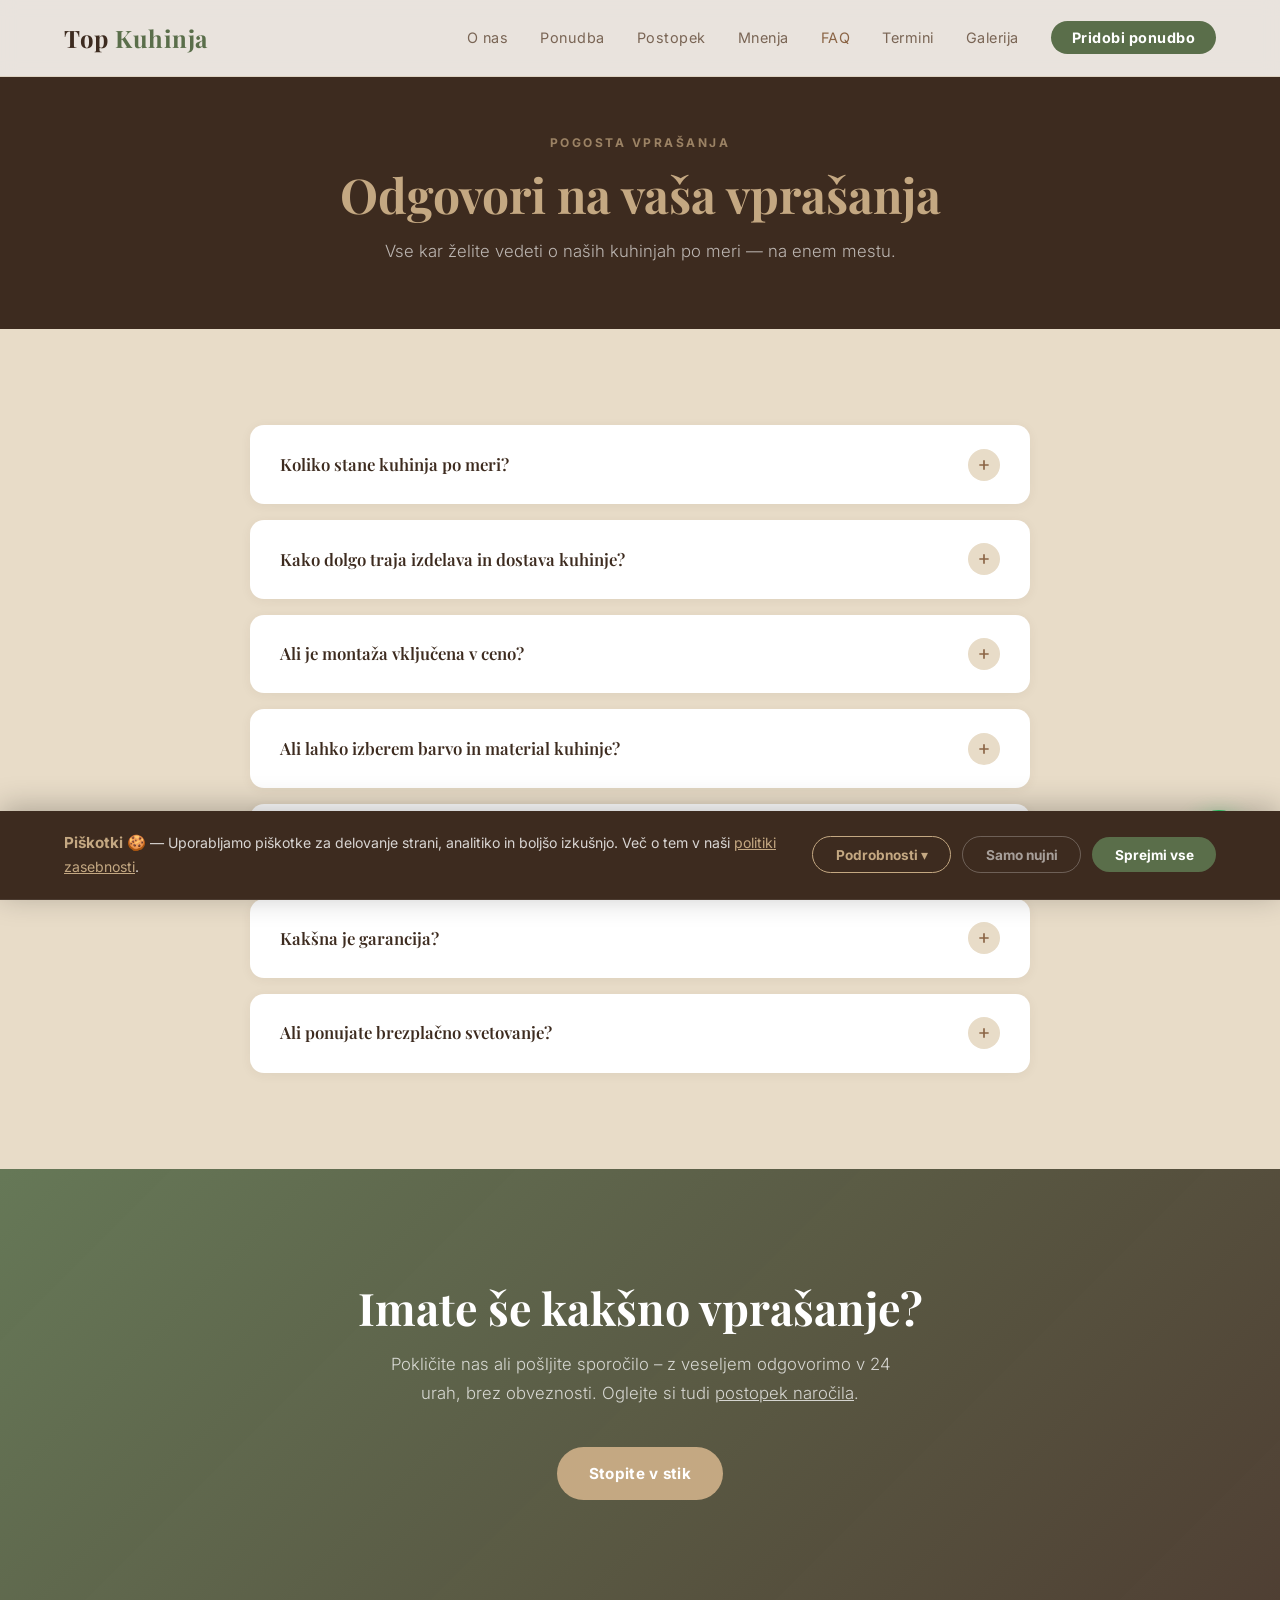
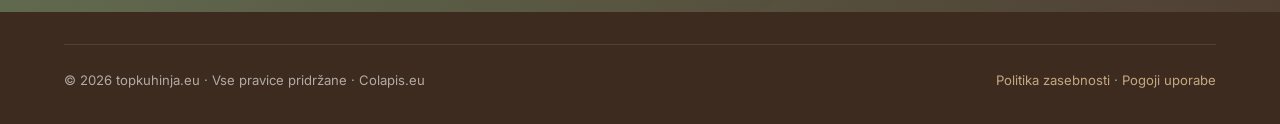
<file: faq.html>
<!DOCTYPE html>
<html lang="sl">
<head>
  <meta charset="UTF-8" />
  <meta name="viewport" content="width=device-width, initial-scale=1.0" />
  <title>Pogosta vprašanja o kuhinjah po meri – FAQ | Top Kuhinja Metlika</title>
  <meta name="description" content="Odgovori na pogosta vprašanja: koliko stane kuhinja po meri, kdaj bo dostavljena, ali je montaža vključena, kakšna je garancija, ali lahko izberem barvo. Vse na enem mestu." />
  <meta name="keywords" content="FAQ kuhinja po meri, pogosta vprašanja kuhinja, kuhinja cena vprašanja, garancija kuhinja, montaža kuhinja, rok dostave kuhinja" />
  <meta name="robots" content="index, follow" />
  <meta name="author" content="Top Kuhinja" />
  <meta name="theme-color" content="#3d2b1f" />
  <link rel="canonical" href="https://topkuhinja.eu/faq.html" />

  <meta property="og:type"        content="website" />
  <meta property="og:url"         content="https://topkuhinja.eu/faq.html" />
  <meta property="og:title"       content="FAQ – Pogosta vprašanja o kuhinjah po meri | Top Kuhinja" />
  <meta property="og:description" content="Odgovori na najpogostejša vprašanja o kuhinjah po meri: cena, dostava, montaža, garancija, barve." />
  <meta property="og:image"       content="https://topkuhinja.eu/kuhinja-po-meri-top-kuhinja-metlika.jpeg" />
  <meta property="og:locale"      content="sl_SI" />
  <meta property="og:site_name"   content="Top Kuhinja" />

  <meta name="twitter:card"        content="summary_large_image" />
  <meta name="twitter:title"       content="FAQ – Pogosta vprašanja | Top Kuhinja Metlika" />
  <meta name="twitter:description" content="Cena, dostava, montaža, garancija – vse odgovore najdete tukaj." />
  <meta name="twitter:image"       content="https://topkuhinja.eu/kuhinja-po-meri-top-kuhinja-metlika.jpeg" />

  <script type="application/ld+json">
  {
    "@context": "https://schema.org",
    "@type": "FAQPage",
    "mainEntity": [
      { "@type": "Question", "name": "Koliko stane kuhinja po meri?", "acceptedAnswer": { "@type": "Answer", "text": "Cene kuhinj po meri se začnejo pri 2.500 € za model Basic (2,63 m) in segajo do 4.500 € za model Pro Plus (4,00 m z vključenim kuhinjskim otokom)." } },
      { "@type": "Question", "name": "Kako dolgo traja izdelava in dostava kuhinje?", "acceptedAnswer": { "@type": "Answer", "text": "Vaša kuhinja je izdelana in dostavljena v treh tednih od potrditve naročila." } },
      { "@type": "Question", "name": "Ali je montaža vključena v ceno?", "acceptedAnswer": { "@type": "Answer", "text": "Dostavimo sestavljene module in elemente. Montaža je opcijska in se dogovori posebej." } },
      { "@type": "Question", "name": "Ali lahko izberem barvo in material kuhinje?", "acceptedAnswer": { "@type": "Answer", "text": "Da, barvo front in korpusa izberete po RAL lestvici z več kot 200 barvami." } },
      { "@type": "Question", "name": "Ali lahko izdelate kuhinjo po moji meri?", "acceptedAnswer": { "@type": "Answer", "text": "Da. Oglasimo se pri vas, naredimo izmero in skupaj oblikujemo kuhinjo po vaših merah." } },
      { "@type": "Question", "name": "Ali ponujate brezplačno svetovanje?", "acceptedAnswer": { "@type": "Answer", "text": "Da – svetovanje je brezplačno in brez obveznosti. Odgovorimo v 24 urah." } },
      { "@type": "Question", "name": "Kakšna je garancija?", "acceptedAnswer": { "@type": "Answer", "text": "Na vse kuhinje nudimo 5-letno celovito garancijo na materiale in montažo." } }
    ]
  }
  </script>

  <script type="application/ld+json">
  {
    "@context": "https://schema.org",
    "@type": "BreadcrumbList",
    "itemListElement": [
      { "@type": "ListItem", "position": 1, "name": "Top Kuhinja", "item": "https://topkuhinja.eu/" },
      { "@type": "ListItem", "position": 2, "name": "FAQ", "item": "https://topkuhinja.eu/faq.html" }
    ]
  }
  </script>

  <link rel="icon" type="image/svg+xml" href="/favicon.svg" />
  <link rel="apple-touch-icon" href="/favicon.svg" />
  <link rel="preconnect" href="https://fonts.googleapis.com" />
  <link rel="preconnect" href="https://fonts.gstatic.com" crossorigin />
  <link href="https://fonts.googleapis.com/css2?family=Playfair+Display:wght@400;600;700&family=Inter:wght@300;400;700&display=swap" rel="stylesheet" />
  <link rel="stylesheet" href="css/styles.css" />
</head>
<body>

<div id="progressBar"></div>
<nav id="navbar">
  <a class="nav-logo" href="index.html">Top <span>Kuhinja</span></a>
  <ul class="nav-links" id="navLinks">
    <li><a href="index.html">O nas</a></li>
    <li><a href="ponudba.html">Ponudba</a></li>
    <li><a href="postopek.html">Postopek</a></li>
    <li><a href="mnenja.html">Mnenja</a></li>
    <li><a href="faq.html" class="active">FAQ</a></li>
    <li><a href="termini.html">Termini</a></li>
    <li><a href="galerija.html">Galerija</a></li>
    <li><a href="kontakt.html" class="nav-cta">Pridobi ponudbo</a></li>
  </ul>
  <button class="hamburger" id="hamburger" aria-label="Odpri meni" aria-expanded="false">
    <span></span><span></span><span></span>
  </button>
</nav>

<main>
<div class="page-header">
  <span class="section-tag">Pogosta vprašanja</span>
  <h1>Odgovori na vaša vprašanja</h1>
  <p>Vse kar želite vedeti o naših kuhinjah po meri — na enem mestu.</p>
</div>

<section class="faq" id="faq">
  <div class="faq-list">

    <div class="faq-item">
      <button class="faq-question" aria-expanded="false">
        <span>Koliko stane kuhinja po meri?</span>
        <div class="faq-icon"><svg viewBox="0 0 24 24"><line x1="12" y1="5" x2="12" y2="19"/><line x1="5" y1="12" x2="19" y2="12"/></svg></div>
      </button>
      <div class="faq-answer"><p>Cene kuhinj po meri se začnejo pri <strong>2.500 €</strong> za model Basic (2,63 m) in segajo do <strong>4.500 €</strong> za model Pro Plus (4,00 m z vključenim kuhinjskim otokom). Vse cene vključujejo delovni pult in stensko oblogo. <a href="ponudba.html" style="color:inherit;text-decoration:underline;">Primerjajte vse modele →</a></p></div>
    </div>

    <div class="faq-item">
      <button class="faq-question" aria-expanded="false">
        <span>Kako dolgo traja izdelava in dostava kuhinje?</span>
        <div class="faq-icon"><svg viewBox="0 0 24 24"><line x1="12" y1="5" x2="12" y2="19"/><line x1="5" y1="12" x2="19" y2="12"/></svg></div>
      </button>
      <div class="faq-answer"><p>Vaša kuhinja je izdelana in dostavljena v <strong>treh tednih</strong> od potrditve naročila. Pred dostavo vas kontaktiramo za dogovor o terminu, ki vam ustreza. <a href="termini.html" style="color:inherit;text-decoration:underline;">Preverite razpoložljive termine →</a></p></div>
    </div>

    <div class="faq-item">
      <button class="faq-question" aria-expanded="false">
        <span>Ali je montaža vključena v ceno?</span>
        <div class="faq-icon"><svg viewBox="0 0 24 24"><line x1="12" y1="5" x2="12" y2="19"/><line x1="5" y1="12" x2="19" y2="12"/></svg></div>
      </button>
      <div class="faq-answer"><p>Dostavimo sestavljene module in elemente. <strong>Montaža je opcijska</strong> in se dogovori posebej — naša ekipa certifikovanih mizarjev poskrbi za popolno namestitev.</p></div>
    </div>

    <div class="faq-item">
      <button class="faq-question" aria-expanded="false">
        <span>Ali lahko izberem barvo in material kuhinje?</span>
        <div class="faq-icon"><svg viewBox="0 0 24 24"><line x1="12" y1="5" x2="12" y2="19"/><line x1="5" y1="12" x2="19" y2="12"/></svg></div>
      </button>
      <div class="faq-answer"><p>Da — barvo front in korpusa izberete po <strong>RAL lestvici</strong> z več kot 200 barvami. Na voljo so tudi različne lesne teksture in mat ali sijajni zaključki.</p></div>
    </div>

    <div class="faq-item">
      <button class="faq-question" aria-expanded="false">
        <span>Ali lahko izdelate kuhinjo po moji meri?</span>
        <div class="faq-icon"><svg viewBox="0 0 24 24"><line x1="12" y1="5" x2="12" y2="19"/><line x1="5" y1="12" x2="19" y2="12"/></svg></div>
      </button>
      <div class="faq-answer"><p>Odgovor je <strong>DA</strong>. Oglasili se bomo pri vas in naredili izmero – to je prvi korak do kuhinje po vaših merah. Skupaj oblikujemo rešitev za vaš prostor.</p></div>
    </div>

    <div class="faq-item">
      <button class="faq-question" aria-expanded="false">
        <span>Kakšna je garancija?</span>
        <div class="faq-icon"><svg viewBox="0 0 24 24"><line x1="12" y1="5" x2="12" y2="19"/><line x1="5" y1="12" x2="19" y2="12"/></svg></div>
      </button>
      <div class="faq-answer"><p>Na vse kuhinje nudimo <strong>5-letno celovito garancijo</strong> na materiale in montažo.</p></div>
    </div>

    <div class="faq-item">
      <button class="faq-question" aria-expanded="false">
        <span>Ali ponujate brezplačno svetovanje?</span>
        <div class="faq-icon"><svg viewBox="0 0 24 24"><line x1="12" y1="5" x2="12" y2="19"/><line x1="5" y1="12" x2="19" y2="12"/></svg></div>
      </button>
      <div class="faq-answer"><p>Da — <strong>svetovanje je brezplačno in brez obveznosti</strong>. Kontaktirajte nas po telefonu, e-pošti ali izpolnite obrazec. Odgovorimo v 24 urah.</p></div>
    </div>

  </div>
</section>

<section class="cta-section">
  <h2>Imate še kakšno vprašanje?</h2>
  <p>Pokličite nas ali pošljite sporočilo – z veseljem odgovorimo v 24 urah, brez obveznosti. Oglejte si tudi <a href="postopek.html" style="color:inherit;text-decoration:underline;">postopek naročila</a>.</p>
  <a href="kontakt.html" class="btn-primary">Stopite v stik</a>
</section>
</main>

<footer>
  <div class="footer-bottom">
    <span>© 2026 topkuhinja.eu · Vse pravice pridržane · Colapis.eu</span>
    <span><a href="privacy-policy.html">Politika zasebnosti</a> · <a href="terms.html">Pogoji uporabe</a></span>
  </div>
</footer>

<div class="cookie-banner" id="cookieBanner" role="dialog" aria-label="Obvestilo o piškotkih">
  <div class="cookie-top">
    <p class="cookie-text"><strong>Piškotki 🍪</strong> — Uporabljamo piškotke za delovanje strani, analitiko in boljšo izkušnjo. Več o tem v naši <a href="privacy-policy.html">politiki zasebnosti</a>.</p>
    <div class="cookie-top-btns">
      <button class="c-btn c-btn-details" id="cookieDetailsBtn">Podrobnosti ▾</button>
      <button class="c-btn c-btn-decline" id="cookieDecline">Samo nujni</button>
      <button class="c-btn c-btn-accept" id="cookieAccept">Sprejmi vse</button>
    </div>
  </div>
  <div class="cookie-details" id="cookieDetails">
    <div class="cookie-details-inner">
      <div class="cookie-cat"><div class="cookie-cat-info"><strong>🔒 Nujni piškotki</strong><p>Zagotavljajo osnovno delovanje strani.</p></div><div class="cookie-toggle"><input type="checkbox" id="tNujni" checked disabled /><label for="tNujni"></label></div></div>
      <div class="cookie-cat"><div class="cookie-cat-info"><strong>📊 Analitični piškotki</strong><p>Pomagajo nam razumeti kako obiskovalci uporabljajo stran.</p></div><div class="cookie-toggle"><input type="checkbox" id="tAnalitika" /><label for="tAnalitika"></label></div></div>
      <div class="cookie-cat"><div class="cookie-cat-info"><strong>⚙️ Funkcionalni piškotki</strong><p>Omogočajo napredne funkcije.</p></div><div class="cookie-toggle"><input type="checkbox" id="tFunkcija" /><label for="tFunkcija"></label></div></div>
      <div class="cookie-cat"><div class="cookie-cat-info"><strong>📣 Marketinški piškotki</strong><p>Oglasi na drugih spletnih mestih.</p></div><div class="cookie-toggle"><input type="checkbox" id="tMarketing" /><label for="tMarketing"></label></div></div>
    </div>
    <div class="cookie-details-footer">
      <button class="c-btn c-btn-decline" id="cookieDecline2">Zavrni neobvezne</button>
      <button class="c-btn c-btn-save" id="cookieSave">Shrani nastavitve</button>
    </div>
  </div>
</div>

<a href="https://wa.me/38670610343" class="whatsapp-btn" target="_blank" title="Pogovorite se z nami na WhatsApp">
  <svg viewBox="0 0 24 24" xmlns="http://www.w3.org/2000/svg"><path d="M17.472 14.382c-.297-.149-1.758-.867-2.03-.967-.273-.099-.471-.148-.67.15-.197.297-.767.966-.94 1.164-.173.199-.347.223-.644.075-.297-.15-1.255-.463-2.39-1.475-.883-.788-1.48-1.761-1.653-2.059-.173-.297-.018-.458.13-.606.134-.133.298-.347.446-.52.149-.174.198-.298.298-.497.099-.198.05-.371-.025-.52-.075-.149-.669-1.612-.916-2.207-.242-.579-.487-.5-.669-.51-.173-.008-.371-.01-.57-.01-.198 0-.52.074-.792.372-.272.297-1.04 1.016-1.04 2.479 0 1.462 1.065 2.875 1.213 3.074.149.198 2.096 3.2 5.077 4.487.709.306 1.262.489 1.694.625.712.227 1.36.195 1.871.118.571-.085 1.758-.719 2.006-1.413.248-.694.248-1.289.173-1.413-.074-.124-.272-.198-.57-.347m-5.421 7.403h-.004a9.87 9.87 0 01-5.031-1.378l-.361-.214-3.741.982.998-3.648-.235-.374a9.86 9.86 0 01-1.51-5.26c.001-5.45 4.436-9.884 9.888-9.884 2.64 0 5.122 1.03 6.988 2.898a9.825 9.825 0 012.893 6.994c-.003 5.45-4.437 9.884-9.885 9.884m8.413-18.297A11.815 11.815 0 0012.05 0C5.495 0 .16 5.335.157 11.892c0 2.096.547 4.142 1.588 5.945L.057 24l6.305-1.654a11.882 11.882 0 005.683 1.448h.005c6.554 0 11.89-5.335 11.893-11.893a11.821 11.821 0 00-3.48-8.413z"/></svg>
</a>

<script src="js/main.js"></script>
</body>
</html>
</file>
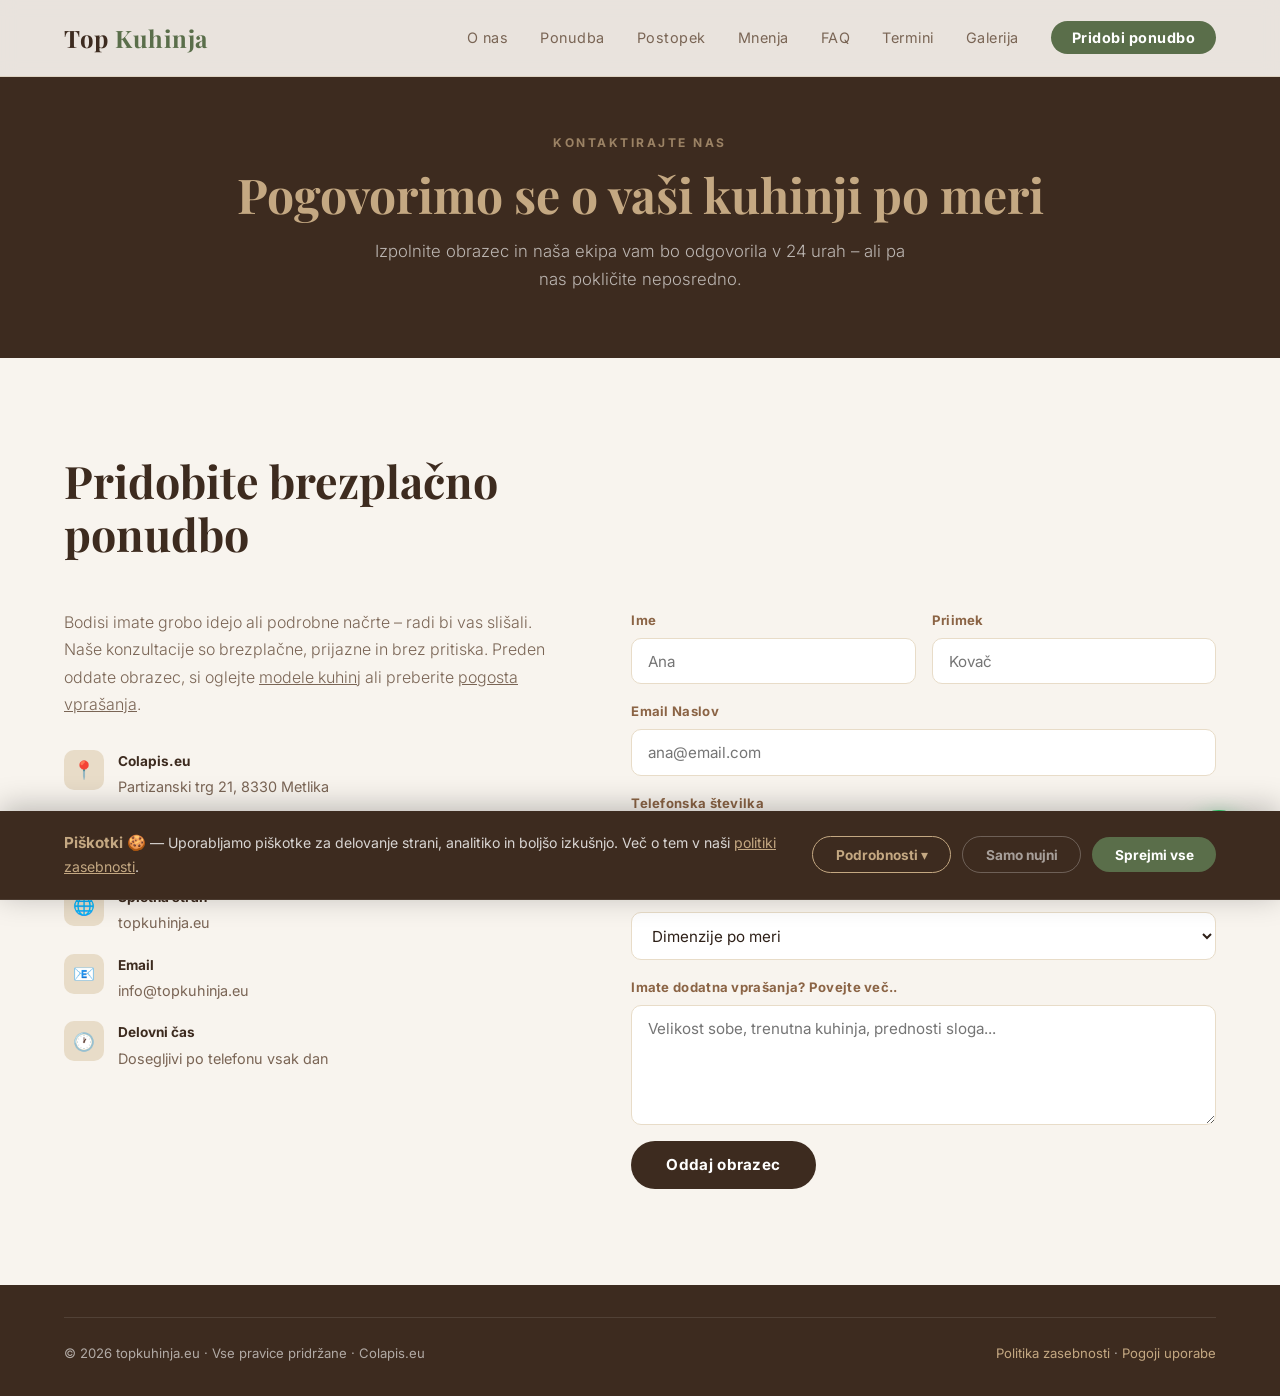
<file: kontakt.html>
<!DOCTYPE html>
<html lang="sl">
<head>
  <meta charset="UTF-8" />
  <meta name="viewport" content="width=device-width, initial-scale=1.0" />
  <title>Kontakt in brezplačna ponudba za kuhinjo po meri | Top Kuhinja Metlika</title>
  <meta name="description" content="Brezplačna ponudba za kuhinjo po meri v 24 urah. Partizanski trg 21, 8330 Metlika. Tel: +386 70 610 343. Email: info@topkuhinja.eu." />
  <meta name="keywords" content="kontakt kuhinja po meri, ponudba kuhinja Metlika, povpraševanje kuhinja, brezplačna konzultacija kuhinja, Top Kuhinja kontakt" />
  <meta name="robots" content="index, follow" />
  <meta name="author" content="Top Kuhinja" />
  <meta name="theme-color" content="#3d2b1f" />
  <link rel="canonical" href="https://topkuhinja.eu/kontakt.html" />

  <meta property="og:type"        content="website" />
  <meta property="og:url"         content="https://topkuhinja.eu/kontakt.html" />
  <meta property="og:title"       content="Kontakt – Brezplačna ponudba za kuhinjo po meri | Top Kuhinja" />
  <meta property="og:description" content="Pridobite brezplačno ponudbo za kuhinjo po meri. Odgovorimo v 24 urah. Partizanski trg 21, Metlika." />
  <meta property="og:image"       content="https://topkuhinja.eu/kuhinja-po-meri-top-kuhinja-metlika.jpeg" />
  <meta property="og:locale"      content="sl_SI" />
  <meta property="og:site_name"   content="Top Kuhinja" />

  <meta name="twitter:card"        content="summary_large_image" />
  <meta name="twitter:title"       content="Kontakt | Top Kuhinja Metlika" />
  <meta name="twitter:description" content="Brezplačna ponudba za kuhinjo po meri. Odgovorimo v 24 urah." />
  <meta name="twitter:image"       content="https://topkuhinja.eu/kuhinja-po-meri-top-kuhinja-metlika.jpeg" />

  <script type="application/ld+json">
  {
    "@context": "https://schema.org",
    "@type": "LocalBusiness",
    "name": "Top Kuhinja",
    "url": "https://topkuhinja.eu",
    "telephone": "+38670610343",
    "email": "info@topkuhinja.eu",
    "address": {
      "@type": "PostalAddress",
      "streetAddress": "Partizanski trg 21",
      "addressLocality": "Metlika",
      "postalCode": "8330",
      "addressCountry": "SI"
    },
    "geo": {
      "@type": "GeoCoordinates",
      "latitude": 45.6478,
      "longitude": 15.3172
    },
    "contactPoint": {
      "@type": "ContactPoint",
      "telephone": "+38670610343",
      "contactType": "customer service",
      "availableLanguage": "Slovenian",
      "hoursAvailable": [
        { "@type": "OpeningHoursSpecification", "dayOfWeek": ["Monday","Tuesday","Wednesday","Thursday","Friday"], "opens": "08:00", "closes": "17:00" },
        { "@type": "OpeningHoursSpecification", "dayOfWeek": ["Saturday","Sunday"], "opens": "10:00", "closes": "14:00" }
      ]
    }
  }
  </script>

  <script type="application/ld+json">
  {
    "@context": "https://schema.org",
    "@type": "BreadcrumbList",
    "itemListElement": [
      { "@type": "ListItem", "position": 1, "name": "Top Kuhinja", "item": "https://topkuhinja.eu/" },
      { "@type": "ListItem", "position": 2, "name": "Kontakt", "item": "https://topkuhinja.eu/kontakt.html" }
    ]
  }
  </script>

  <link rel="icon" type="image/svg+xml" href="/favicon.svg" />
  <link rel="apple-touch-icon" href="/favicon.svg" />
  <link rel="preconnect" href="https://fonts.googleapis.com" />
  <link rel="preconnect" href="https://fonts.gstatic.com" crossorigin />
  <link href="https://fonts.googleapis.com/css2?family=Playfair+Display:wght@400;600;700&family=Inter:wght@300;400;700&display=swap" rel="stylesheet" />
  <link rel="stylesheet" href="css/styles.css" />
</head>
<body>

<div id="progressBar"></div>
<nav id="navbar">
  <a class="nav-logo" href="index.html">Top <span>Kuhinja</span></a>
  <ul class="nav-links" id="navLinks">
    <li><a href="index.html">O nas</a></li>
    <li><a href="ponudba.html">Ponudba</a></li>
    <li><a href="postopek.html">Postopek</a></li>
    <li><a href="mnenja.html">Mnenja</a></li>
    <li><a href="faq.html">FAQ</a></li>
    <li><a href="termini.html">Termini</a></li>
    <li><a href="galerija.html">Galerija</a></li>
    <li><a href="kontakt.html" class="nav-cta active">Pridobi ponudbo</a></li>
  </ul>
  <button class="hamburger" id="hamburger" aria-label="Odpri meni" aria-expanded="false">
    <span></span><span></span><span></span>
  </button>
</nav>

<main>
<div class="page-header">
  <span class="section-tag">Kontaktirajte nas</span>
  <h1>Pogovorimo se o vaši kuhinji po meri</h1>
  <p>Izpolnite obrazec in naša ekipa vam bo odgovorila v 24 urah – ali pa nas pokličite neposredno.</p>
</div>

<section class="contact" id="contact">
  <div style="max-width:540px;">
    <h2>Pridobite brezplačno ponudbo</h2>
  </div>
  <div class="contact-grid">
    <div class="contact-info">
      <p>Bodisi imate grobo idejo ali podrobne načrte – radi bi vas slišali. Naše konzultacije so brezplačne, prijazne in brez pritiska. Preden oddate obrazec, si oglejte <a href="ponudba.html" style="color:var(--muted);text-decoration:underline;">modele kuhinj</a> ali preberite <a href="faq.html" style="color:var(--muted);text-decoration:underline;">pogosta vprašanja</a>.</p>
      <div class="contact-details">
        <div class="contact-item">
          <div class="contact-item-icon">📍</div>
          <div class="contact-item-text"><strong>Colapis.eu</strong><span>Partizanski trg 21, 8330 Metlika</span></div>
        </div>
        <div class="contact-item">
          <div class="contact-item-icon">📞</div>
          <div class="contact-item-text"><strong>Telefon</strong><span><a href="tel:+38670610343" style="color:var(--muted);text-decoration:none;">+386 70 610 343</a></span></div>
        </div>
        <div class="contact-item">
          <div class="contact-item-icon">🌐</div>
          <div class="contact-item-text"><strong>Spletna stran</strong><span>topkuhinja.eu</span></div>
        </div>
        <div class="contact-item">
          <div class="contact-item-icon">📧</div>
          <div class="contact-item-text"><strong>Email</strong><span><a href="mailto:info@topkuhinja.eu" style="color:var(--muted);text-decoration:none;">info@topkuhinja.eu</a></span></div>
        </div>
        <div class="contact-item">
          <div class="contact-item-icon">🕐</div>
          <div class="contact-item-text"><strong>Delovni čas</strong><span>Dosegljivi po telefonu vsak dan</span></div>
        </div>
      </div>
    </div>

    <form class="contact-form" name="contact" method="POST" data-netlify="true" netlify-honeypot="bot-field">
      <input type="hidden" name="form-name" value="contact" />
      <p style="display:none;"><input name="bot-field" /></p>

      <div class="form-row">
        <div class="form-group">
          <label for="fname">Ime</label>
          <input type="text" id="fname" name="first-name" placeholder="Ana" required />
        </div>
        <div class="form-group">
          <label for="lname">Priimek</label>
          <input type="text" id="lname" name="last-name" placeholder="Kovač" required />
        </div>
      </div>
      <div class="form-group">
        <label for="email">Email Naslov</label>
        <input type="email" id="email" name="email" placeholder="ana@email.com" required />
      </div>
      <div class="form-group">
        <label for="phone">Telefonska številka</label>
        <input type="tel" id="phone" name="phone" placeholder="+386 ..." />
      </div>
      <div class="form-group">
        <label for="interest">Zanimam se za</label>
        <select id="interest" name="interest">
          <option>Dolžina 2.64m</option>
          <option>Dolžina 3.68m</option>
          <option>Dolžina 3.80m</option>
          <option>Dolžina 4.00m</option>
          <option selected>Dimenzije po meri</option>
          <option>Vgradni elementi</option>
          <option value="Dostava in vgradnja">Dostava in vgradnja</option>
          <option>Ostalo</option>
        </select>
      </div>
      <div class="form-group" id="deliveryDateGroup" style="display:none;">
        <label for="deliveryDate">Želeni termin dostave</label>
        <input type="date" id="deliveryDate" name="delivery-date" />
        <small style="color:var(--muted);font-size:0.8rem;margin-top:0.4rem;display:block;">Prvi razpoložljivi termin: 5. julij 2026</small>
      </div>
      <div class="form-group">
        <label for="message">Imate dodatna vprašanja? Povejte več..</label>
        <textarea id="message" name="message" placeholder="Velikost sobe, trenutna kuhinja, prednosti sloga..."></textarea>
      </div>
      <button type="submit" class="form-submit">Oddaj obrazec</button>
    </form>
  </div>
</section>
</main>

<footer>
  <div class="footer-bottom">
    <span>© 2026 topkuhinja.eu · Vse pravice pridržane · Colapis.eu</span>
    <span><a href="privacy-policy.html">Politika zasebnosti</a> · <a href="terms.html">Pogoji uporabe</a></span>
  </div>
</footer>

<div class="cookie-banner" id="cookieBanner" role="dialog" aria-label="Obvestilo o piškotkih">
  <div class="cookie-top">
    <p class="cookie-text"><strong>Piškotki 🍪</strong> — Uporabljamo piškotke za delovanje strani, analitiko in boljšo izkušnjo. Več o tem v naši <a href="privacy-policy.html">politiki zasebnosti</a>.</p>
    <div class="cookie-top-btns">
      <button class="c-btn c-btn-details" id="cookieDetailsBtn">Podrobnosti ▾</button>
      <button class="c-btn c-btn-decline" id="cookieDecline">Samo nujni</button>
      <button class="c-btn c-btn-accept" id="cookieAccept">Sprejmi vse</button>
    </div>
  </div>
  <div class="cookie-details" id="cookieDetails">
    <div class="cookie-details-inner">
      <div class="cookie-cat"><div class="cookie-cat-info"><strong>🔒 Nujni piškotki</strong><p>Zagotavljajo osnovno delovanje strani.</p></div><div class="cookie-toggle"><input type="checkbox" id="tNujni" checked disabled /><label for="tNujni"></label></div></div>
      <div class="cookie-cat"><div class="cookie-cat-info"><strong>📊 Analitični piškotki</strong><p>Pomagajo nam razumeti kako obiskovalci uporabljajo stran.</p></div><div class="cookie-toggle"><input type="checkbox" id="tAnalitika" /><label for="tAnalitika"></label></div></div>
      <div class="cookie-cat"><div class="cookie-cat-info"><strong>⚙️ Funkcionalni piškotki</strong><p>Omogočajo napredne funkcije.</p></div><div class="cookie-toggle"><input type="checkbox" id="tFunkcija" /><label for="tFunkcija"></label></div></div>
      <div class="cookie-cat"><div class="cookie-cat-info"><strong>📣 Marketinški piškotki</strong><p>Oglasi na drugih spletnih mestih.</p></div><div class="cookie-toggle"><input type="checkbox" id="tMarketing" /><label for="tMarketing"></label></div></div>
    </div>
    <div class="cookie-details-footer">
      <button class="c-btn c-btn-decline" id="cookieDecline2">Zavrni neobvezne</button>
      <button class="c-btn c-btn-save" id="cookieSave">Shrani nastavitve</button>
    </div>
  </div>
</div>

<a href="https://wa.me/38670610343" class="whatsapp-btn" target="_blank" title="Pogovorite se z nami na WhatsApp">
  <svg viewBox="0 0 24 24" xmlns="http://www.w3.org/2000/svg"><path d="M17.472 14.382c-.297-.149-1.758-.867-2.03-.967-.273-.099-.471-.148-.67.15-.197.297-.767.966-.94 1.164-.173.199-.347.223-.644.075-.297-.15-1.255-.463-2.39-1.475-.883-.788-1.48-1.761-1.653-2.059-.173-.297-.018-.458.13-.606.134-.133.298-.347.446-.52.149-.174.198-.298.298-.497.099-.198.05-.371-.025-.52-.075-.149-.669-1.612-.916-2.207-.242-.579-.487-.5-.669-.51-.173-.008-.371-.01-.57-.01-.198 0-.52.074-.792.372-.272.297-1.04 1.016-1.04 2.479 0 1.462 1.065 2.875 1.213 3.074.149.198 2.096 3.2 5.077 4.487.709.306 1.262.489 1.694.625.712.227 1.36.195 1.871.118.571-.085 1.758-.719 2.006-1.413.248-.694.248-1.289.173-1.413-.074-.124-.272-.198-.57-.347m-5.421 7.403h-.004a9.87 9.87 0 01-5.031-1.378l-.361-.214-3.741.982.998-3.648-.235-.374a9.86 9.86 0 01-1.51-5.26c.001-5.45 4.436-9.884 9.888-9.884 2.64 0 5.122 1.03 6.988 2.898a9.825 9.825 0 012.893 6.994c-.003 5.45-4.437 9.884-9.885 9.884m8.413-18.297A11.815 11.815 0 0012.05 0C5.495 0 .16 5.335.157 11.892c0 2.096.547 4.142 1.588 5.945L.057 24l6.305-1.654a11.882 11.882 0 005.683 1.448h.005c6.554 0 11.89-5.335 11.893-11.893a11.821 11.821 0 00-3.48-8.413z"/></svg>
</a>

<script src="js/main.js"></script>
</body>
</html>
</file>
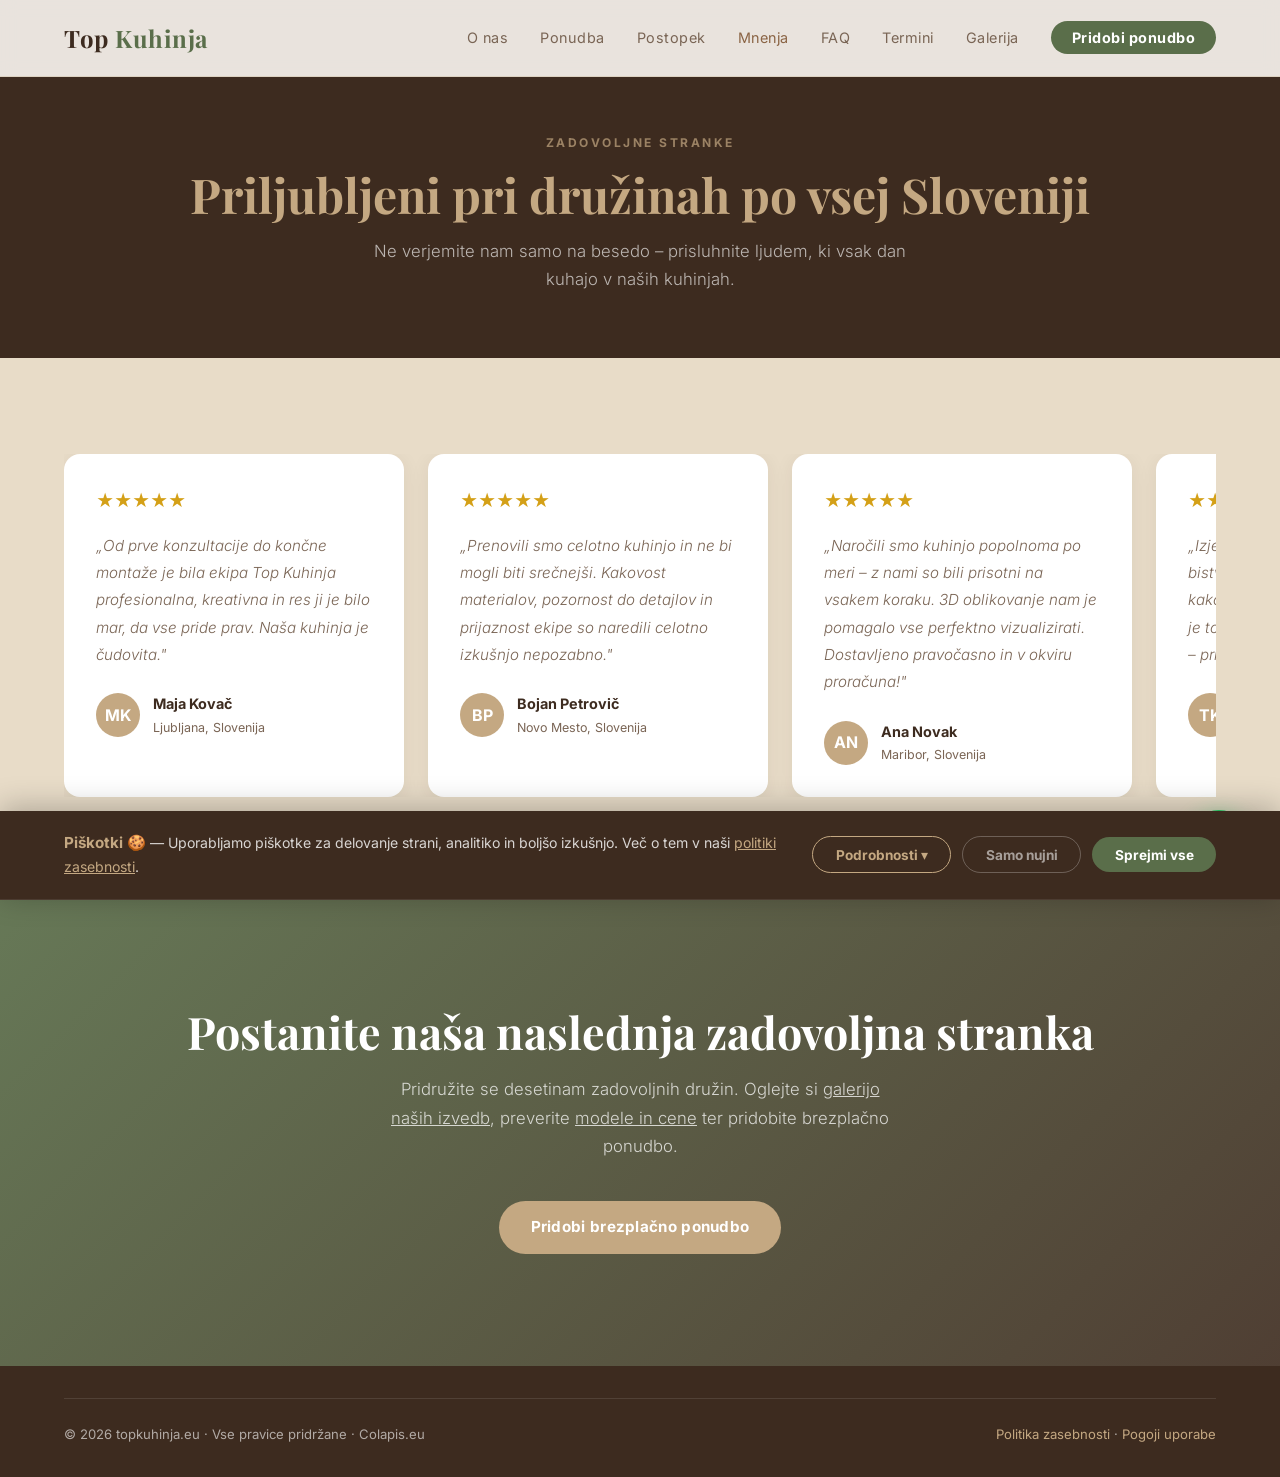
<file: mnenja.html>
<!DOCTYPE html>
<html lang="sl">
<head>
  <meta charset="UTF-8" />
  <meta name="viewport" content="width=device-width, initial-scale=1.0" />
  <title>Mnenja strank o kuhinjah po meri – 5★ ocene | Top Kuhinja Metlika</title>
  <meta name="description" content="Preverite, kaj naše zadovoljne stranke pravijo o kuhinjah Top Kuhinja. 10 pristnih izkušenj iz vse Slovenije – Ljubljana, Maribor, Novo Mesto, Celje in drugod. Povprečna ocena 5★." />
  <meta name="keywords" content="mnenja kuhinje po meri, ocene Top Kuhinja, izkušnje stranke kuhinja, recenzije kuhinje Slovenija, zadovoljne stranke kuhinja Metlika" />
  <meta name="robots" content="index, follow" />
  <meta name="author" content="Top Kuhinja" />
  <meta name="theme-color" content="#3d2b1f" />
  <link rel="canonical" href="https://topkuhinja.eu/mnenja.html" />

  <meta property="og:type"        content="website" />
  <meta property="og:url"         content="https://topkuhinja.eu/mnenja.html" />
  <meta property="og:title"       content="Mnenja strank o kuhinjah po meri | Top Kuhinja Metlika" />
  <meta property="og:description" content="10 pristnih izkušenj zadovoljnih strank iz vse Slovenije. Povprečna ocena 5★." />
  <meta property="og:image"       content="https://topkuhinja.eu/kuhinja-po-meri-top-kuhinja-metlika.jpeg" />
  <meta property="og:locale"      content="sl_SI" />
  <meta property="og:site_name"   content="Top Kuhinja" />

  <meta name="twitter:card"        content="summary_large_image" />
  <meta name="twitter:title"       content="Mnenja strank | Top Kuhinja Metlika" />
  <meta name="twitter:description" content="10 pristnih izkušenj zadovoljnih strank. Povprečna ocena 5★." />
  <meta name="twitter:image"       content="https://topkuhinja.eu/kuhinja-po-meri-top-kuhinja-metlika.jpeg" />

  <script type="application/ld+json">
  {
    "@context": "https://schema.org",
    "@type": "LocalBusiness",
    "name": "Top Kuhinja",
    "url": "https://topkuhinja.eu",
    "aggregateRating": {
      "@type": "AggregateRating",
      "ratingValue": "5",
      "reviewCount": "10",
      "bestRating": "5",
      "worstRating": "1"
    },
    "review": [
      { "@type": "Review", "author": { "@type": "Person", "name": "Maja Kovač" }, "reviewRating": { "@type": "Rating", "ratingValue": "5", "bestRating": "5" }, "reviewBody": "Od prve konzultacije do končne montaže je bila ekipa Top Kuhinja profesionalna, kreativna in res ji je bilo mar, da vse pride prav. Naša kuhinja je čudovita." },
      { "@type": "Review", "author": { "@type": "Person", "name": "Bojan Petrovič" }, "reviewRating": { "@type": "Rating", "ratingValue": "5", "bestRating": "5" }, "reviewBody": "Prenovili smo celotno kuhinjo in ne bi mogli biti srečnejši. Kakovost materialov, pozornost do detajlov in prijaznost ekipe so naredili celotno izkušnjo nepozabno." },
      { "@type": "Review", "author": { "@type": "Person", "name": "Ana Novak" }, "reviewRating": { "@type": "Rating", "ratingValue": "5", "bestRating": "5" }, "reviewBody": "Naročili smo kuhinjo popolnoma po meri – z nami so bili prisotni na vsakem koraku. 3D oblikovanje nam je pomagalo vse perfektno vizualizirati. Dostavljeno pravočasno in v okviru proračuna!" },
      { "@type": "Review", "author": { "@type": "Person", "name": "Tanja Kranjc" }, "reviewRating": { "@type": "Rating", "ratingValue": "5", "bestRating": "5" }, "reviewBody": "Izjemno zadovoljni! Cena je bila bistveno nižja od konkurence, kakovost pa enaka ali boljša. Kuhinja je točno takšna, kot smo si jo zamislili – priporočam vsem." },
      { "@type": "Review", "author": { "@type": "Person", "name": "Gregor Lah" }, "reviewRating": { "@type": "Rating", "ratingValue": "5", "bestRating": "5" }, "reviewBody": "Ponudbo smo prejeli v manj kot 24 urah. Vse je potekalo gladko – od naročila do dostave v treh tednih. Ekipa je bila ves čas dosegljiva in ustrežljiva." },
      { "@type": "Review", "author": { "@type": "Person", "name": "Nina Mlakar" }, "reviewRating": { "@type": "Rating", "ratingValue": "5", "bestRating": "5" }, "reviewBody": "Kuhinjski otok je absolutna zvezda naše kuhinje. Všeč mi je, da je bil že vključen v ceno modela Pro – pri vseh ostalih bi ga morali doplačati posebej." },
      { "@type": "Review", "author": { "@type": "Person", "name": "Robert Horvat" }, "reviewRating": { "@type": "Rating", "ratingValue": "5", "bestRating": "5" }, "reviewBody": "Odlična izkušnja od začetka do konca. Barvo front smo izbrali po RAL vzorniku in rezultat je točno to, kar smo hoteli. Top Kuhinja – ime pove vse." },
      { "@type": "Review", "author": { "@type": "Person", "name": "Marko Serša" }, "reviewRating": { "@type": "Rating", "ratingValue": "5", "bestRating": "5" }, "reviewBody": "Nisem pričakoval, da bo kuhinja po meri sploh dostopna pri takem proračunu. Top Kuhinja je dokazala, da se da. Montaža je bila hitra in brezhibna." },
      { "@type": "Review", "author": { "@type": "Person", "name": "Katja Zupan" }, "reviewRating": { "@type": "Rating", "ratingValue": "5", "bestRating": "5" }, "reviewBody": "Naša stara kuhinja je bila prava mora. Nova od Top Kuhinja je popolnoma spremenila vzdušje v domu. Sosedi so bili tako navdušeni, da so naročili svojo!" },
      { "@type": "Review", "author": { "@type": "Person", "name": "Igor Breznik" }, "reviewRating": { "@type": "Rating", "ratingValue": "5", "bestRating": "5" }, "reviewBody": "Pohvala za profesionalnost in hitrost. Vgradili so nam tudi rabljene aparate po odlični ceni – delujejo kot novi. Celoten projekt je presegel pričakovanja." }
    ]
  }
  </script>

  <script type="application/ld+json">
  {
    "@context": "https://schema.org",
    "@type": "BreadcrumbList",
    "itemListElement": [
      { "@type": "ListItem", "position": 1, "name": "Top Kuhinja", "item": "https://topkuhinja.eu/" },
      { "@type": "ListItem", "position": 2, "name": "Mnenja strank", "item": "https://topkuhinja.eu/mnenja.html" }
    ]
  }
  </script>

  <link rel="icon" type="image/svg+xml" href="/favicon.svg" />
  <link rel="apple-touch-icon" href="/favicon.svg" />
  <link rel="preconnect" href="https://fonts.googleapis.com" />
  <link rel="preconnect" href="https://fonts.gstatic.com" crossorigin />
  <link href="https://fonts.googleapis.com/css2?family=Playfair+Display:wght@400;600;700&family=Inter:wght@300;400;700&display=swap" rel="stylesheet" />
  <link rel="stylesheet" href="css/styles.css" />
</head>
<body>

<div id="progressBar"></div>
<nav id="navbar">
  <a class="nav-logo" href="index.html">Top <span>Kuhinja</span></a>
  <ul class="nav-links" id="navLinks">
    <li><a href="index.html">O nas</a></li>
    <li><a href="ponudba.html">Ponudba</a></li>
    <li><a href="postopek.html">Postopek</a></li>
    <li><a href="mnenja.html" class="active">Mnenja</a></li>
    <li><a href="faq.html">FAQ</a></li>
    <li><a href="termini.html">Termini</a></li>
    <li><a href="galerija.html">Galerija</a></li>
    <li><a href="kontakt.html" class="nav-cta">Pridobi ponudbo</a></li>
  </ul>
  <button class="hamburger" id="hamburger" aria-label="Odpri meni" aria-expanded="false">
    <span></span><span></span><span></span>
  </button>
</nav>

<main>
<div class="page-header">
  <span class="section-tag">Zadovoljne stranke</span>
  <h1>Priljubljeni pri družinah po vsej Sloveniji</h1>
  <p>Ne verjemite nam samo na besedo – prisluhnite ljudem, ki vsak dan kuhajo v naših kuhinjah.</p>
</div>

<section class="testimonials" id="testimonials">
  <div class="reviews-marquee">
    <div class="reviews-track">
      <div class="review"><div class="stars">★★★★★</div><p>„Od prve konzultacije do končne montaže je bila ekipa Top Kuhinja profesionalna, kreativna in res ji je bilo mar, da vse pride prav. Naša kuhinja je čudovita."</p><div class="reviewer"><div class="reviewer-avatar">MK</div><div><div class="reviewer-name">Maja Kovač</div><div class="reviewer-loc">Ljubljana, Slovenija</div></div></div></div>
      <div class="review"><div class="stars">★★★★★</div><p>„Prenovili smo celotno kuhinjo in ne bi mogli biti srečnejši. Kakovost materialov, pozornost do detajlov in prijaznost ekipe so naredili celotno izkušnjo nepozabno."</p><div class="reviewer"><div class="reviewer-avatar">BP</div><div><div class="reviewer-name">Bojan Petrovič</div><div class="reviewer-loc">Novo Mesto, Slovenija</div></div></div></div>
      <div class="review"><div class="stars">★★★★★</div><p>„Naročili smo kuhinjo popolnoma po meri – z nami so bili prisotni na vsakem koraku. 3D oblikovanje nam je pomagalo vse perfektno vizualizirati. Dostavljeno pravočasno in v okviru proračuna!"</p><div class="reviewer"><div class="reviewer-avatar">AN</div><div><div class="reviewer-name">Ana Novak</div><div class="reviewer-loc">Maribor, Slovenija</div></div></div></div>
      <div class="review"><div class="stars">★★★★★</div><p>„Izjemno zadovoljni! Cena je bila bistveno nižja od konkurence, kakovost pa enaka ali boljša. Kuhinja je točno takšna, kot smo si jo zamislili – priporočam vsem."</p><div class="reviewer"><div class="reviewer-avatar">TK</div><div><div class="reviewer-name">Tanja Kranjc</div><div class="reviewer-loc">Kranj, Slovenija</div></div></div></div>
      <div class="review"><div class="stars">★★★★★</div><p>„Ponudbo smo prejeli v manj kot 24 urah. Vse je potekalo gladko – od naročila do dostave v treh tednih. Ekipa je bila ves čas dosegljiva in ustrežljiva."</p><div class="reviewer"><div class="reviewer-avatar">GL</div><div><div class="reviewer-name">Gregor Lah</div><div class="reviewer-loc">Celje, Slovenija</div></div></div></div>
      <div class="review"><div class="stars">★★★★★</div><p>„Kuhinjski otok je absolutna zvezda naše kuhinje. Všeč mi je, da je bil že vključen v ceno modela Pro – pri vseh ostalih bi ga morali doplačati posebej."</p><div class="reviewer"><div class="reviewer-avatar">NM</div><div><div class="reviewer-name">Nina Mlakar</div><div class="reviewer-loc">Velenje, Slovenija</div></div></div></div>
      <div class="review"><div class="stars">★★★★★</div><p>„Odlična izkušnja od začetka do konca. Barvo front smo izbrali po RAL vzorniku in rezultat je točno to, kar smo hoteli. Top Kuhinja – ime pove vse."</p><div class="reviewer"><div class="reviewer-avatar">RH</div><div><div class="reviewer-name">Robert Horvat</div><div class="reviewer-loc">Ptuj, Slovenija</div></div></div></div>
      <div class="review"><div class="stars">★★★★★</div><p>„Nisem pričakoval, da bo kuhinja po meri sploh dostopna pri takem proračunu. Top Kuhinja je dokazala, da se da. Montaža je bila hitra in brezhibna."</p><div class="reviewer"><div class="reviewer-avatar">MS</div><div><div class="reviewer-name">Marko Serša</div><div class="reviewer-loc">Koper, Slovenija</div></div></div></div>
      <div class="review"><div class="stars">★★★★★</div><p>„Naša stara kuhinja je bila prava mora. Nova od Top Kuhinja je popolnoma spremenila vzdušje v domu. Sosedi so bili tako navdušeni, da so naročili svojo!"</p><div class="reviewer"><div class="reviewer-avatar">KZ</div><div><div class="reviewer-name">Katja Zupan</div><div class="reviewer-loc">Murska Sobota, Slovenija</div></div></div></div>
      <div class="review"><div class="stars">★★★★★</div><p>„Pohvala za profesionalnost in hitrost. Vgradili so nam tudi rabljene aparate po odlični ceni – delujejo kot novi. Celoten projekt je presegel pričakovanja."</p><div class="reviewer"><div class="reviewer-avatar">IB</div><div><div class="reviewer-name">Igor Breznik</div><div class="reviewer-loc">Slovenj Gradec, Slovenija</div></div></div></div>
      <!-- Duplicate for seamless loop -->
      <div class="review"><div class="stars">★★★★★</div><p>„Od prve konzultacije do končne montaže je bila ekipa Top Kuhinja profesionalna, kreativna in res ji je bilo mar, da vse pride prav. Naša kuhinja je čudovita."</p><div class="reviewer"><div class="reviewer-avatar">MK</div><div><div class="reviewer-name">Maja Kovač</div><div class="reviewer-loc">Ljubljana, Slovenija</div></div></div></div>
      <div class="review"><div class="stars">★★★★★</div><p>„Prenovili smo celotno kuhinjo in ne bi mogli biti srečnejši. Kakovost materialov, pozornost do detajlov in prijaznost ekipe so naredili celotno izkušnjo nepozabno."</p><div class="reviewer"><div class="reviewer-avatar">BP</div><div><div class="reviewer-name">Bojan Petrovič</div><div class="reviewer-loc">Novo Mesto, Slovenija</div></div></div></div>
      <div class="review"><div class="stars">★★★★★</div><p>„Naročili smo kuhinjo popolnoma po meri – z nami so bili prisotni na vsakem koraku. Dostavljeno pravočasno in v okviru proračuna!"</p><div class="reviewer"><div class="reviewer-avatar">AN</div><div><div class="reviewer-name">Ana Novak</div><div class="reviewer-loc">Maribor, Slovenija</div></div></div></div>
      <div class="review"><div class="stars">★★★★★</div><p>„Izjemno zadovoljni! Cena je bila bistveno nižja od konkurence, kakovost pa enaka ali boljša."</p><div class="reviewer"><div class="reviewer-avatar">TK</div><div><div class="reviewer-name">Tanja Kranjc</div><div class="reviewer-loc">Kranj, Slovenija</div></div></div></div>
      <div class="review"><div class="stars">★★★★★</div><p>„Ponudbo smo prejeli v manj kot 24 urah. Ekipa je bila ves čas dosegljiva in ustrežljiva."</p><div class="reviewer"><div class="reviewer-avatar">GL</div><div><div class="reviewer-name">Gregor Lah</div><div class="reviewer-loc">Celje, Slovenija</div></div></div></div>
    </div>
  </div>
</section>

<section class="cta-section">
  <h2>Postanite naša naslednja zadovoljna stranka</h2>
  <p>Pridružite se desetinam zadovoljnih družin. Oglejte si <a href="galerija.html" style="color:inherit;text-decoration:underline;">galerijo naših izvedb</a>, preverite <a href="ponudba.html" style="color:inherit;text-decoration:underline;">modele in cene</a> ter pridobite brezplačno ponudbo.</p>
  <a href="kontakt.html" class="btn-primary">Pridobi brezplačno ponudbo</a>
</section>
</main>

<footer>
  <div class="footer-bottom">
    <span>© 2026 topkuhinja.eu · Vse pravice pridržane · Colapis.eu</span>
    <span><a href="privacy-policy.html">Politika zasebnosti</a> · <a href="terms.html">Pogoji uporabe</a></span>
  </div>
</footer>

<div class="cookie-banner" id="cookieBanner" role="dialog" aria-label="Obvestilo o piškotkih">
  <div class="cookie-top">
    <p class="cookie-text"><strong>Piškotki 🍪</strong> — Uporabljamo piškotke za delovanje strani, analitiko in boljšo izkušnjo. Več o tem v naši <a href="privacy-policy.html">politiki zasebnosti</a>.</p>
    <div class="cookie-top-btns">
      <button class="c-btn c-btn-details" id="cookieDetailsBtn">Podrobnosti ▾</button>
      <button class="c-btn c-btn-decline" id="cookieDecline">Samo nujni</button>
      <button class="c-btn c-btn-accept" id="cookieAccept">Sprejmi vse</button>
    </div>
  </div>
  <div class="cookie-details" id="cookieDetails">
    <div class="cookie-details-inner">
      <div class="cookie-cat"><div class="cookie-cat-info"><strong>🔒 Nujni piškotki</strong><p>Zagotavljajo osnovno delovanje strani.</p></div><div class="cookie-toggle"><input type="checkbox" id="tNujni" checked disabled /><label for="tNujni"></label></div></div>
      <div class="cookie-cat"><div class="cookie-cat-info"><strong>📊 Analitični piškotki</strong><p>Pomagajo nam razumeti kako obiskovalci uporabljajo stran.</p></div><div class="cookie-toggle"><input type="checkbox" id="tAnalitika" /><label for="tAnalitika"></label></div></div>
      <div class="cookie-cat"><div class="cookie-cat-info"><strong>⚙️ Funkcionalni piškotki</strong><p>Omogočajo napredne funkcije.</p></div><div class="cookie-toggle"><input type="checkbox" id="tFunkcija" /><label for="tFunkcija"></label></div></div>
      <div class="cookie-cat"><div class="cookie-cat-info"><strong>📣 Marketinški piškotki</strong><p>Oglasi na drugih spletnih mestih.</p></div><div class="cookie-toggle"><input type="checkbox" id="tMarketing" /><label for="tMarketing"></label></div></div>
    </div>
    <div class="cookie-details-footer">
      <button class="c-btn c-btn-decline" id="cookieDecline2">Zavrni neobvezne</button>
      <button class="c-btn c-btn-save" id="cookieSave">Shrani nastavitve</button>
    </div>
  </div>
</div>

<a href="https://wa.me/38670610343" class="whatsapp-btn" target="_blank" title="Pogovorite se z nami na WhatsApp">
  <svg viewBox="0 0 24 24" xmlns="http://www.w3.org/2000/svg"><path d="M17.472 14.382c-.297-.149-1.758-.867-2.03-.967-.273-.099-.471-.148-.67.15-.197.297-.767.966-.94 1.164-.173.199-.347.223-.644.075-.297-.15-1.255-.463-2.39-1.475-.883-.788-1.48-1.761-1.653-2.059-.173-.297-.018-.458.13-.606.134-.133.298-.347.446-.52.149-.174.198-.298.298-.497.099-.198.05-.371-.025-.52-.075-.149-.669-1.612-.916-2.207-.242-.579-.487-.5-.669-.51-.173-.008-.371-.01-.57-.01-.198 0-.52.074-.792.372-.272.297-1.04 1.016-1.04 2.479 0 1.462 1.065 2.875 1.213 3.074.149.198 2.096 3.2 5.077 4.487.709.306 1.262.489 1.694.625.712.227 1.36.195 1.871.118.571-.085 1.758-.719 2.006-1.413.248-.694.248-1.289.173-1.413-.074-.124-.272-.198-.57-.347m-5.421 7.403h-.004a9.87 9.87 0 01-5.031-1.378l-.361-.214-3.741.982.998-3.648-.235-.374a9.86 9.86 0 01-1.51-5.26c.001-5.45 4.436-9.884 9.888-9.884 2.64 0 5.122 1.03 6.988 2.898a9.825 9.825 0 012.893 6.994c-.003 5.45-4.437 9.884-9.885 9.884m8.413-18.297A11.815 11.815 0 0012.05 0C5.495 0 .16 5.335.157 11.892c0 2.096.547 4.142 1.588 5.945L.057 24l6.305-1.654a11.882 11.882 0 005.683 1.448h.005c6.554 0 11.89-5.335 11.893-11.893a11.821 11.821 0 00-3.48-8.413z"/></svg>
</a>

<script src="js/main.js"></script>
</body>
</html>
</file>
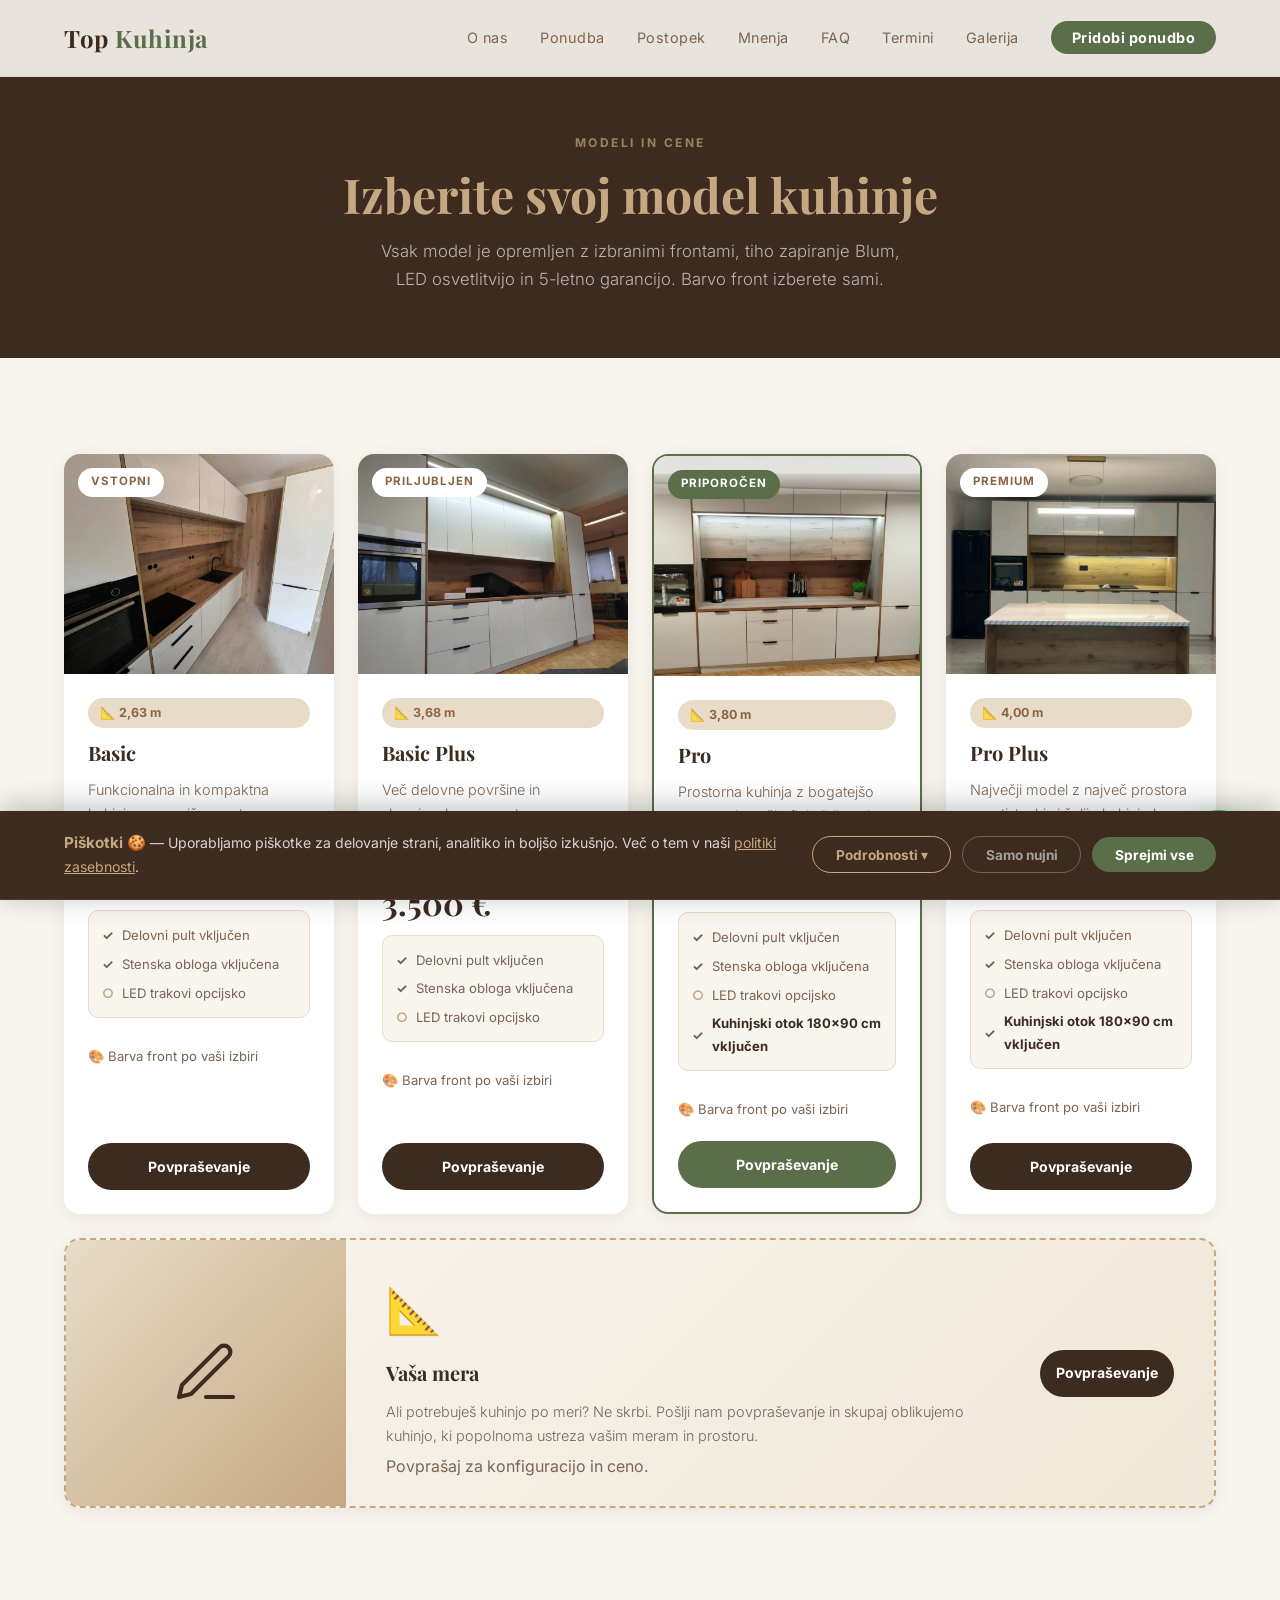
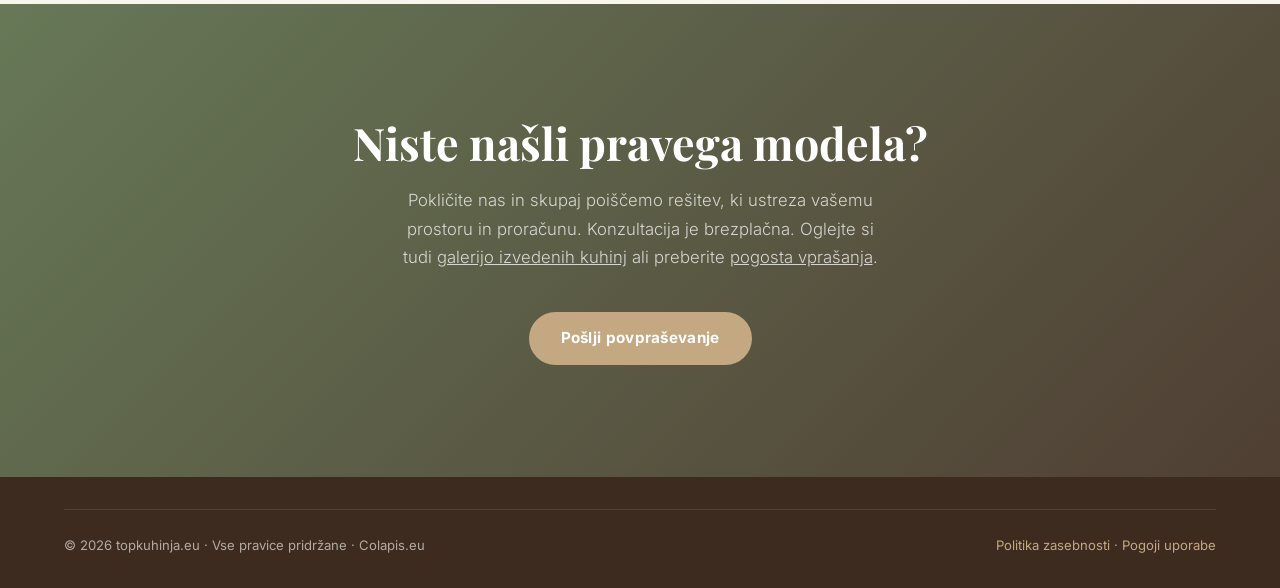
<file: ponudba.html>
<!DOCTYPE html>
<html lang="sl">
<head>
  <meta charset="UTF-8" />
  <meta name="viewport" content="width=device-width, initial-scale=1.0" />
  <title>Ponudba kuhinj po meri – Modeli in cene | Top Kuhinja Metlika</title>
  <meta name="description" content="4 modeli kuhinj po meri: Basic 2.500 €, Basic Plus 3.500 €, Pro 4.000 €, Pro Plus 4.500 €. Delovni pult, stenska obloga, 5-letna garancija. Dostava v 3 tednih." />
  <meta name="keywords" content="kuhinja po meri cena, modeli kuhinj, cenik kuhinj, kuhinja Basic, kuhinja Pro, kuhinja z otokom, poceni kuhinja po meri, Metlika" />
  <meta name="robots" content="index, follow" />
  <meta name="author" content="Top Kuhinja" />
  <meta name="theme-color" content="#3d2b1f" />
  <link rel="canonical" href="https://topkuhinja.eu/ponudba.html" />

  <meta property="og:type"        content="website" />
  <meta property="og:url"         content="https://topkuhinja.eu/ponudba.html" />
  <meta property="og:title"       content="Ponudba kuhinj po meri – Modeli in cene | Top Kuhinja" />
  <meta property="og:description" content="4 modeli kuhinj po meri od 2.500 € do 4.500 €. Vključen delovni pult, stenska obloga in 5-letna garancija. Dostava v 3 tednih." />
  <meta property="og:image"       content="https://topkuhinja.eu/kuhinja-po-meri-top-kuhinja-metlika.jpeg" />
  <meta property="og:locale"      content="sl_SI" />
  <meta property="og:site_name"   content="Top Kuhinja" />

  <meta name="twitter:card"        content="summary_large_image" />
  <meta name="twitter:title"       content="Ponudba kuhinj po meri | Top Kuhinja Metlika" />
  <meta name="twitter:description" content="4 modeli kuhinj po meri od 2.500 €. Dostava v 3 tednih. Brezplačna konzultacija." />
  <meta name="twitter:image"       content="https://topkuhinja.eu/kuhinja-po-meri-top-kuhinja-metlika.jpeg" />

  <script type="application/ld+json">
  {
    "@context": "https://schema.org",
    "@type": "ItemList",
    "name": "Modeli kuhinj po meri – Top Kuhinja",
    "url": "https://topkuhinja.eu/ponudba.html",
    "itemListElement": [
      { "@type": "ListItem", "position": 1, "name": "Basic – 2,63 m", "url": "https://topkuhinja.eu/ponudba.html", "description": "Vstopni model kuhinje po meri, 2.500 €" },
      { "@type": "ListItem", "position": 2, "name": "Basic Plus – 3,68 m", "url": "https://topkuhinja.eu/ponudba.html", "description": "Priljubljen model kuhinje po meri, 3.500 €" },
      { "@type": "ListItem", "position": 3, "name": "Pro – 3,80 m", "url": "https://topkuhinja.eu/ponudba.html", "description": "Priporočen model z otokom, 4.000 €" },
      { "@type": "ListItem", "position": 4, "name": "Pro Plus – 4,00 m", "url": "https://topkuhinja.eu/ponudba.html", "description": "Premium model z otokom, 4.500 €" }
    ]
  }
  </script>

  <script type="application/ld+json">
  {
    "@context": "https://schema.org",
    "@type": "BreadcrumbList",
    "itemListElement": [
      { "@type": "ListItem", "position": 1, "name": "Top Kuhinja", "item": "https://topkuhinja.eu/" },
      { "@type": "ListItem", "position": 2, "name": "Ponudba", "item": "https://topkuhinja.eu/ponudba.html" }
    ]
  }
  </script>

  <link rel="icon" type="image/svg+xml" href="/favicon.svg" />
  <link rel="apple-touch-icon" href="/favicon.svg" />
  <link rel="preconnect" href="https://fonts.googleapis.com" />
  <link rel="preconnect" href="https://fonts.gstatic.com" crossorigin />
  <link href="https://fonts.googleapis.com/css2?family=Playfair+Display:wght@400;600;700&family=Inter:wght@300;400;700&display=swap" rel="stylesheet" />
  <link rel="stylesheet" href="css/styles.css" />
</head>
<body>

<div id="progressBar"></div>
<nav id="navbar">
  <a class="nav-logo" href="index.html">Top <span>Kuhinja</span></a>
  <ul class="nav-links" id="navLinks">
    <li><a href="index.html">O nas</a></li>
    <li><a href="ponudba.html" class="active">Ponudba</a></li>
    <li><a href="postopek.html">Postopek</a></li>
    <li><a href="mnenja.html">Mnenja</a></li>
    <li><a href="faq.html">FAQ</a></li>
    <li><a href="termini.html">Termini</a></li>
    <li><a href="galerija.html">Galerija</a></li>
    <li><a href="kontakt.html" class="nav-cta">Pridobi ponudbo</a></li>
  </ul>
  <button class="hamburger" id="hamburger" aria-label="Odpri meni" aria-expanded="false">
    <span></span><span></span><span></span>
  </button>
</nav>

<main>
<div class="page-header">
  <span class="section-tag">Modeli in cene</span>
  <h1>Izberite svoj model kuhinje</h1>
  <p>Vsak model je opremljen z izbranimi frontami, tiho zapiranje Blum, LED osvetlitvijo in 5-letno garancijo. Barvo front izberete sami.</p>
</div>

<section class="collections" id="collections">
  <div class="pricing-slider-wrap">
  <p class="swipe-hint" id="swipeHint">
    <svg width="16" height="16" viewBox="0 0 24 24" fill="none" stroke="currentColor" stroke-width="2" stroke-linecap="round" stroke-linejoin="round"><path d="M18 8L22 12L18 16"/><path d="M2 12H22"/></svg>
    Podrsaj za več modelov
  </p>
  <div class="pricing-grid" id="pricingGrid">

    <div class="card pricing-card">
      <div class="card-img">
        <span class="card-label">Vstopni</span>
        <img src="kartice/kartica-1.jpeg" alt="Model Basic kuhinja po meri 2,63 m" loading="lazy" width="600" height="450" />
      </div>
      <div class="card-body">
        <span class="card-size-tag">📐 2,63 m</span>
        <h3>Basic</h3>
        <p>Funkcionalna in kompaktna kuhinja za manjše prostore – vse, kar potrebujete, brez odvečnega.</p>
        <div class="card-price">2.500 €</div>
        <ul class="card-includes">
          <li>Delovni pult vključen</li>
          <li>Stenska obloga vključena</li>
          <li class="optional">LED trakovi opcijsko</li>
        </ul>
        <div class="card-colors-note">🎨 Barva front po vaši izbiri</div>
        <a href="kontakt.html" class="btn-card">Povpraševanje</a>
      </div>
    </div>

    <div class="card pricing-card">
      <div class="card-img">
        <span class="card-label">Priljubljen</span>
        <img src="kartice/kartica-2.jpeg" alt="Model Basic Plus kuhinja po meri 3,68 m" loading="lazy" width="600" height="450" />
      </div>
      <div class="card-body">
        <span class="card-size-tag">📐 3,68 m</span>
        <h3>Basic Plus</h3>
        <p>Več delovne površine in shranjevalnega prostora za udobnejše kuhanje – idealno za povprečno kuhinjo.</p>
        <div class="card-price">3.500 €</div>
        <ul class="card-includes">
          <li>Delovni pult vključen</li>
          <li>Stenska obloga vključena</li>
          <li class="optional">LED trakovi opcijsko</li>
        </ul>
        <div class="card-colors-note">🎨 Barva front po vaši izbiri</div>
        <a href="kontakt.html" class="btn-card">Povpraševanje</a>
      </div>
    </div>

    <div class="card pricing-card featured">
      <div class="card-img">
        <span class="card-label">Priporočen</span>
        <img src="kartice/kartica-3.jpeg" alt="Model Pro kuhinja po meri 3,80 m z otokom" loading="lazy" width="600" height="450" />
      </div>
      <div class="card-body">
        <span class="card-size-tag">📐 3,80 m</span>
        <h3>Pro</h3>
        <p>Prostorna kuhinja z bogatejšo opremo in večjo fleksibilnostjo pri razporeditvi.</p>
        <div class="card-price">4.000 €</div>
        <ul class="card-includes">
          <li>Delovni pult vključen</li>
          <li>Stenska obloga vključena</li>
          <li class="optional">LED trakovi opcijsko</li>
          <li class="highlight">Kuhinjski otok 180×90 cm vključen</li>
        </ul>
        <div class="card-colors-note">🎨 Barva front po vaši izbiri</div>
        <a href="kontakt.html" class="btn-card">Povpraševanje</a>
      </div>
    </div>

    <div class="card pricing-card">
      <div class="card-img">
        <span class="card-label">Premium</span>
        <img src="kartice/kartica-4.jpeg" alt="Model Pro Plus kuhinja po meri 4,00 m z otokom" loading="lazy" width="600" height="450" />
      </div>
      <div class="card-body">
        <span class="card-size-tag">📐 4,00 m</span>
        <h3>Pro Plus</h3>
        <p>Največji model z največ prostora – za tiste, ki si želijo kuhinjo brez kompromisov in z vsem.</p>
        <div class="card-price">4.500 €</div>
        <ul class="card-includes">
          <li>Delovni pult vključen</li>
          <li>Stenska obloga vključena</li>
          <li class="optional">LED trakovi opcijsko</li>
          <li class="highlight">Kuhinjski otok 180×90 cm vključen</li>
        </ul>
        <div class="card-colors-note">🎨 Barva front po vaši izbiri</div>
        <a href="kontakt.html" class="btn-card">Povpraševanje</a>
      </div>
    </div>

    <div class="card pricing-card custom">
      <div class="card-img" style="background: linear-gradient(135deg, var(--sand) 0%, var(--warm) 100%); display:flex; align-items:center; justify-content:center;">
        <svg width="72" height="72" viewBox="0 0 24 24" fill="none" stroke="var(--espresso)" stroke-width="1.4" stroke-linecap="round" stroke-linejoin="round">
          <path d="M12 20h9"/><path d="M16.5 3.5a2.121 2.121 0 013 3L7 19l-4 1 1-4L16.5 3.5z"/>
        </svg>
      </div>
      <div class="card-body">
        <div class="card-body-text">
          <div class="custom-icon">📐</div>
          <h3 style="font-family:'Playfair Display',serif; color:var(--espresso); margin-bottom:0.6rem;">Vaša mera</h3>
          <p style="font-size:0.9rem; color:var(--muted); font-weight:300; margin-bottom:0.6rem;">Ali potrebuješ kuhinjo po meri? Ne skrbi. Pošlji nam povpraševanje in skupaj oblikujemo kuhinjo, ki popolnoma ustreza vašim meram in prostoru.</p>
          <div class="card-price">Povprašaj za konfiguracijo in ceno.</div>
        </div>
        <a href="kontakt.html" class="btn-card">Povpraševanje</a>
      </div>
    </div>

  </div>
  <div class="pricing-dots" id="pricingDots"></div>
  </div>
</section>

<section class="cta-section">
  <h2>Niste našli pravega modela?</h2>
  <p>Pokličite nas in skupaj poiščemo rešitev, ki ustreza vašemu prostoru in proračunu. Konzultacija je brezplačna. Oglejte si tudi <a href="galerija.html" style="color:inherit;text-decoration:underline;">galerijo izvedenih kuhinj</a> ali preberite <a href="faq.html" style="color:inherit;text-decoration:underline;">pogosta vprašanja</a>.</p>
  <a href="kontakt.html" class="btn-primary">Pošlji povpraševanje</a>
</section>
</main>

<footer>
  <div class="footer-bottom">
    <span>© 2026 topkuhinja.eu · Vse pravice pridržane · Colapis.eu</span>
    <span><a href="privacy-policy.html">Politika zasebnosti</a> · <a href="terms.html">Pogoji uporabe</a></span>
  </div>
</footer>

<div class="cookie-banner" id="cookieBanner" role="dialog" aria-label="Obvestilo o piškotkih">
  <div class="cookie-top">
    <p class="cookie-text"><strong>Piškotki 🍪</strong> — Uporabljamo piškotke za delovanje strani, analitiko in boljšo izkušnjo. Več o tem v naši <a href="privacy-policy.html">politiki zasebnosti</a>.</p>
    <div class="cookie-top-btns">
      <button class="c-btn c-btn-details" id="cookieDetailsBtn">Podrobnosti ▾</button>
      <button class="c-btn c-btn-decline" id="cookieDecline">Samo nujni</button>
      <button class="c-btn c-btn-accept" id="cookieAccept">Sprejmi vse</button>
    </div>
  </div>
  <div class="cookie-details" id="cookieDetails">
    <div class="cookie-details-inner">
      <div class="cookie-cat"><div class="cookie-cat-info"><strong>🔒 Nujni piškotki</strong><p>Zagotavljajo osnovno delovanje strani.</p></div><div class="cookie-toggle"><input type="checkbox" id="tNujni" checked disabled /><label for="tNujni"></label></div></div>
      <div class="cookie-cat"><div class="cookie-cat-info"><strong>📊 Analitični piškotki</strong><p>Pomagajo nam razumeti kako obiskovalci uporabljajo stran.</p></div><div class="cookie-toggle"><input type="checkbox" id="tAnalitika" /><label for="tAnalitika"></label></div></div>
      <div class="cookie-cat"><div class="cookie-cat-info"><strong>⚙️ Funkcionalni piškotki</strong><p>Omogočajo napredne funkcije.</p></div><div class="cookie-toggle"><input type="checkbox" id="tFunkcija" /><label for="tFunkcija"></label></div></div>
      <div class="cookie-cat"><div class="cookie-cat-info"><strong>📣 Marketinški piškotki</strong><p>Oglasi na drugih spletnih mestih.</p></div><div class="cookie-toggle"><input type="checkbox" id="tMarketing" /><label for="tMarketing"></label></div></div>
    </div>
    <div class="cookie-details-footer">
      <button class="c-btn c-btn-decline" id="cookieDecline2">Zavrni neobvezne</button>
      <button class="c-btn c-btn-save" id="cookieSave">Shrani nastavitve</button>
    </div>
  </div>
</div>

<a href="https://wa.me/38670610343" class="whatsapp-btn" target="_blank" title="Pogovorite se z nami na WhatsApp">
  <svg viewBox="0 0 24 24" xmlns="http://www.w3.org/2000/svg"><path d="M17.472 14.382c-.297-.149-1.758-.867-2.03-.967-.273-.099-.471-.148-.67.15-.197.297-.767.966-.94 1.164-.173.199-.347.223-.644.075-.297-.15-1.255-.463-2.39-1.475-.883-.788-1.48-1.761-1.653-2.059-.173-.297-.018-.458.13-.606.134-.133.298-.347.446-.52.149-.174.198-.298.298-.497.099-.198.05-.371-.025-.52-.075-.149-.669-1.612-.916-2.207-.242-.579-.487-.5-.669-.51-.173-.008-.371-.01-.57-.01-.198 0-.52.074-.792.372-.272.297-1.04 1.016-1.04 2.479 0 1.462 1.065 2.875 1.213 3.074.149.198 2.096 3.2 5.077 4.487.709.306 1.262.489 1.694.625.712.227 1.36.195 1.871.118.571-.085 1.758-.719 2.006-1.413.248-.694.248-1.289.173-1.413-.074-.124-.272-.198-.57-.347m-5.421 7.403h-.004a9.87 9.87 0 01-5.031-1.378l-.361-.214-3.741.982.998-3.648-.235-.374a9.86 9.86 0 01-1.51-5.26c.001-5.45 4.436-9.884 9.888-9.884 2.64 0 5.122 1.03 6.988 2.898a9.825 9.825 0 012.893 6.994c-.003 5.45-4.437 9.884-9.885 9.884m8.413-18.297A11.815 11.815 0 0012.05 0C5.495 0 .16 5.335.157 11.892c0 2.096.547 4.142 1.588 5.945L.057 24l6.305-1.654a11.882 11.882 0 005.683 1.448h.005c6.554 0 11.89-5.335 11.893-11.893a11.821 11.821 0 00-3.48-8.413z"/></svg>
</a>

<script src="js/main.js"></script>
</body>
</html>
</file>
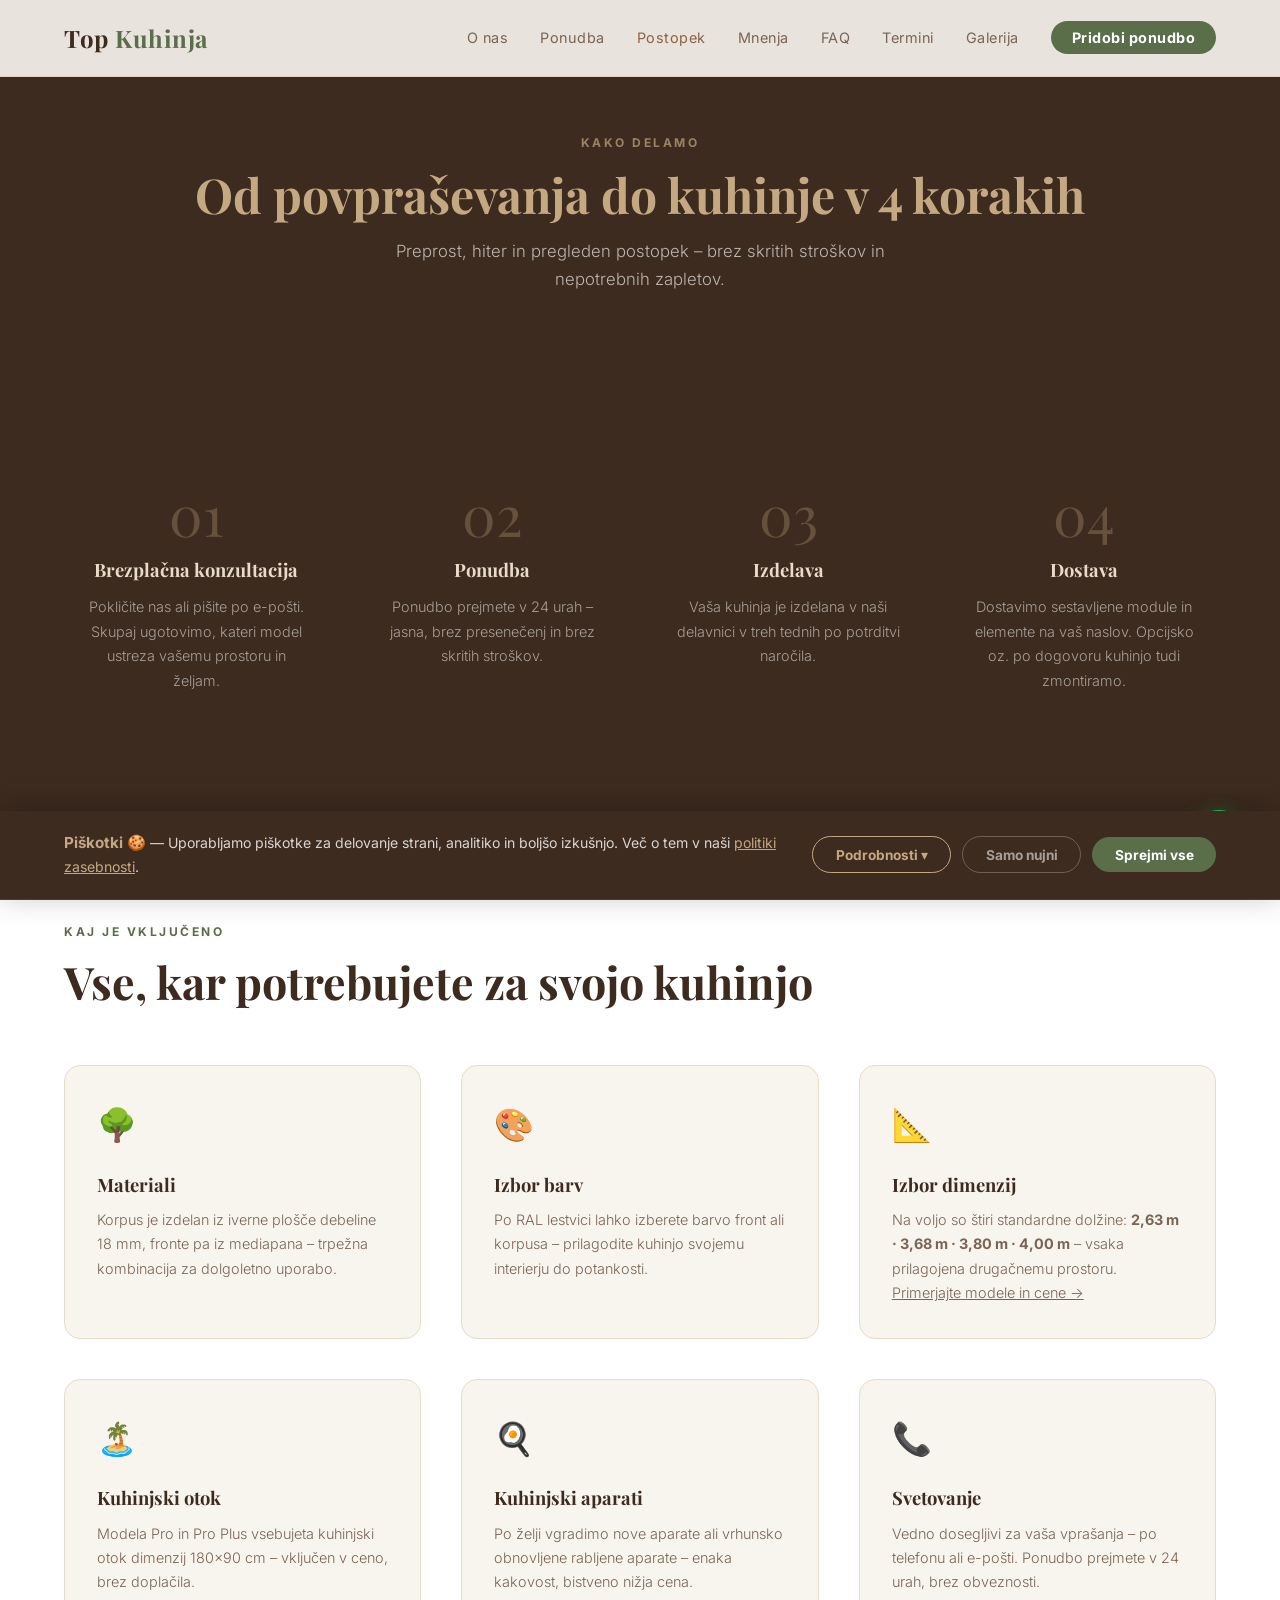
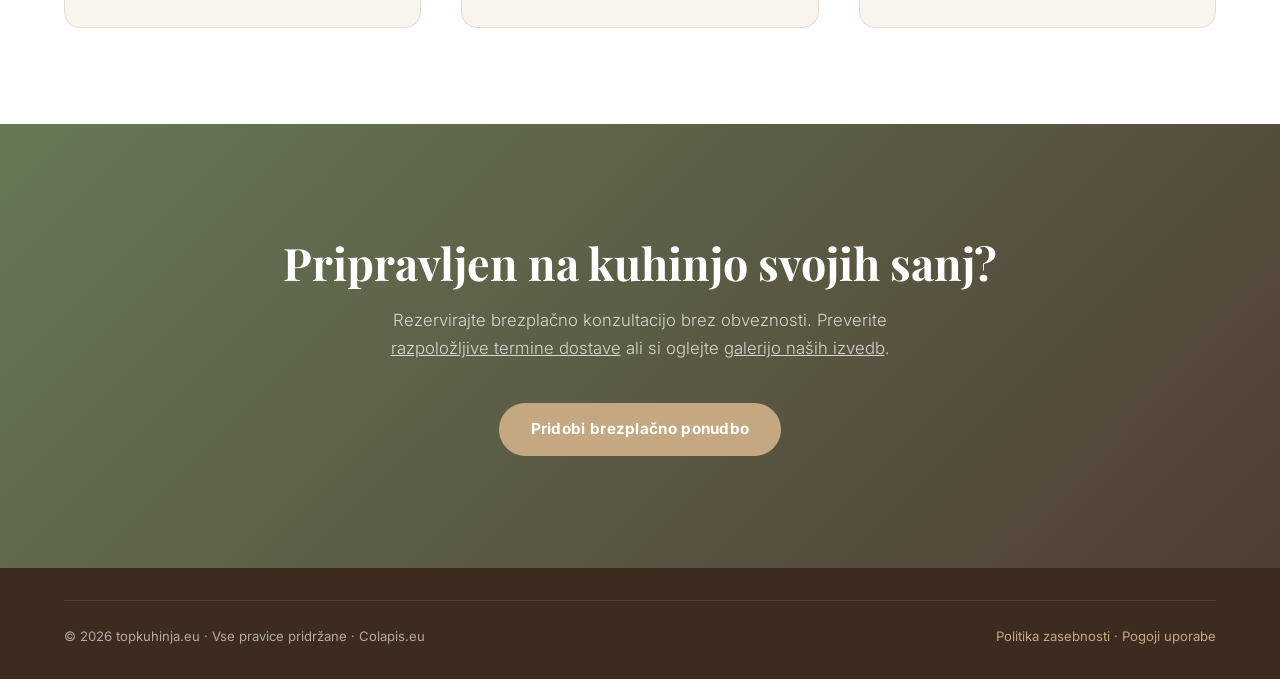
<file: postopek.html>
<!DOCTYPE html>
<html lang="sl">
<head>
  <meta charset="UTF-8" />
  <meta name="viewport" content="width=device-width, initial-scale=1.0" />
  <title>Postopek naročila kuhinje po meri v 4 korakih | Top Kuhinja Metlika</title>
  <meta name="description" content="Naročite kuhinjo po meri v 4 preprostih korakih: brezplačna konzultacija, ponudba v 24 urah, izdelava v 3 tednih, dostava. Kakovostni materiali – iverna plošča 18 mm, mediapan fronte." />
  <meta name="keywords" content="postopek naročila kuhinje, kuhinja po meri naročilo, materiali kuhinje, kuhinja mediapan, kuhinja iverna plošča, dostava kuhinje, montaža kuhinje" />
  <meta name="robots" content="index, follow" />
  <meta name="author" content="Top Kuhinja" />
  <meta name="theme-color" content="#3d2b1f" />
  <link rel="canonical" href="https://topkuhinja.eu/postopek.html" />

  <meta property="og:type"        content="website" />
  <meta property="og:url"         content="https://topkuhinja.eu/postopek.html" />
  <meta property="og:title"       content="Postopek naročila kuhinje po meri | Top Kuhinja Metlika" />
  <meta property="og:description" content="Od konzultacije do dostave v 3 tednih. Spoznajte postopek naročila in vključene materiale." />
  <meta property="og:image"       content="https://topkuhinja.eu/kuhinja-po-meri-top-kuhinja-metlika.jpeg" />
  <meta property="og:locale"      content="sl_SI" />
  <meta property="og:site_name"   content="Top Kuhinja" />

  <meta name="twitter:card"        content="summary_large_image" />
  <meta name="twitter:title"       content="Postopek naročila kuhinje po meri | Top Kuhinja" />
  <meta name="twitter:description" content="4 preprosti koraki: konzultacija, ponudba, izdelava, dostava. Kuhinja v 3 tednih." />
  <meta name="twitter:image"       content="https://topkuhinja.eu/kuhinja-po-meri-top-kuhinja-metlika.jpeg" />

  <script type="application/ld+json">
  {
    "@context": "https://schema.org",
    "@type": "HowTo",
    "name": "Kako naročiti kuhinjo po meri pri Top Kuhinja",
    "description": "Preprost 4-koračni postopek od povpraševanja do dostave kuhinje po meri.",
    "totalTime": "P3W",
    "step": [
      { "@type": "HowToStep", "position": 1, "name": "Brezplačna konzultacija", "text": "Pokličite nas ali pišite po e-pošti. Skupaj ugotovimo, kateri model ustreza vašemu prostoru in željam." },
      { "@type": "HowToStep", "position": 2, "name": "Ponudba v 24 urah", "text": "Ponudbo prejmete v 24 urah – jasna, brez presenečenj in brez skritih stroškov." },
      { "@type": "HowToStep", "position": 3, "name": "Izdelava v 3 tednih", "text": "Vaša kuhinja je izdelana v naši delavnici v treh tednih po potrditvi naročila." },
      { "@type": "HowToStep", "position": 4, "name": "Dostava", "text": "Dostavimo sestavljene module in elemente na vaš naslov. Opcijsko kuhinjo tudi zmontiramo." }
    ]
  }
  </script>

  <script type="application/ld+json">
  {
    "@context": "https://schema.org",
    "@type": "BreadcrumbList",
    "itemListElement": [
      { "@type": "ListItem", "position": 1, "name": "Top Kuhinja", "item": "https://topkuhinja.eu/" },
      { "@type": "ListItem", "position": 2, "name": "Postopek naročila", "item": "https://topkuhinja.eu/postopek.html" }
    ]
  }
  </script>

  <link rel="icon" type="image/svg+xml" href="/favicon.svg" />
  <link rel="apple-touch-icon" href="/favicon.svg" />
  <link rel="preconnect" href="https://fonts.googleapis.com" />
  <link rel="preconnect" href="https://fonts.gstatic.com" crossorigin />
  <link href="https://fonts.googleapis.com/css2?family=Playfair+Display:wght@400;600;700&family=Inter:wght@300;400;700&display=swap" rel="stylesheet" />
  <link rel="stylesheet" href="css/styles.css" />
</head>
<body>

<div id="progressBar"></div>
<nav id="navbar">
  <a class="nav-logo" href="index.html">Top <span>Kuhinja</span></a>
  <ul class="nav-links" id="navLinks">
    <li><a href="index.html">O nas</a></li>
    <li><a href="ponudba.html">Ponudba</a></li>
    <li><a href="postopek.html" class="active">Postopek</a></li>
    <li><a href="mnenja.html">Mnenja</a></li>
    <li><a href="faq.html">FAQ</a></li>
    <li><a href="termini.html">Termini</a></li>
    <li><a href="galerija.html">Galerija</a></li>
    <li><a href="kontakt.html" class="nav-cta">Pridobi ponudbo</a></li>
  </ul>
  <button class="hamburger" id="hamburger" aria-label="Odpri meni" aria-expanded="false">
    <span></span><span></span><span></span>
  </button>
</nav>

<main>
<div class="page-header">
  <span class="section-tag">Kako delamo</span>
  <h1>Od povpraševanja do kuhinje v 4 korakih</h1>
  <p>Preprost, hiter in pregleden postopek – brez skritih stroškov in nepotrebnih zapletov.</p>
</div>

<section class="process" id="process">
  <div class="steps">
    <div class="step"><div class="step-num">01</div><h3>Brezplačna konzultacija</h3><p>Pokličite nas ali pišite po e-pošti. Skupaj ugotovimo, kateri model ustreza vašemu prostoru in željam.</p></div>
    <div class="step"><div class="step-num">02</div><h3>Ponudba</h3><p>Ponudbo prejmete v 24 urah – jasna, brez presenečenj in brez skritih stroškov.</p></div>
    <div class="step"><div class="step-num">03</div><h3>Izdelava</h3><p>Vaša kuhinja je izdelana v naši delavnici v treh tednih po potrditvi naročila.</p></div>
    <div class="step"><div class="step-num">04</div><h3>Dostava</h3><p>Dostavimo sestavljene module in elemente na vaš naslov. Opcijsko oz. po dogovoru kuhinjo tudi zmontiramo.</p></div>
  </div>
</section>

<section class="features" id="features">
  <span class="section-tag">Kaj je vključeno</span>
  <h2>Vse, kar potrebujete za svojo kuhinjo</h2>
  <div class="features-slider-wrap">
  <p class="features-swipe-hint" id="featuresSwipeHint">
    <svg width="16" height="16" viewBox="0 0 24 24" fill="none" stroke="currentColor" stroke-width="2"><path d="M5 12h14M12 5l7 7-7 7"/></svg>
    Podrsaj za več
  </p>
  <div class="features-grid" id="featuresGrid">
    <div class="feature-card">
      <div class="feature-icon">🌳</div>
      <h3>Materiali</h3>
      <p>Korpus je izdelan iz iverne plošče debeline 18 mm, fronte pa iz mediapana – trpežna kombinacija za dolgoletno uporabo.</p>
    </div>
    <div class="feature-card">
      <div class="feature-icon">🎨</div>
      <h3>Izbor barv</h3>
      <p>Po RAL lestvici lahko izberete barvo front ali korpusa – prilagodite kuhinjo svojemu interierju do potankosti.</p>
    </div>
    <div class="feature-card">
      <div class="feature-icon">📐</div>
      <h3>Izbor dimenzij</h3>
      <p>Na voljo so štiri standardne dolžine: <strong>2,63 m · 3,68 m · 3,80 m · 4,00 m</strong> – vsaka prilagojena drugačnemu prostoru. <a href="ponudba.html" style="color:inherit;text-decoration:underline;">Primerjajte modele in cene →</a></p>
    </div>
    <div class="feature-card">
      <div class="feature-icon">🏝️</div>
      <h3>Kuhinjski otok</h3>
      <p>Modela Pro in Pro Plus vsebujeta kuhinjski otok dimenzij 180×90 cm – vključen v ceno, brez doplačila.</p>
    </div>
    <div class="feature-card">
      <div class="feature-icon">🍳</div>
      <h3>Kuhinjski aparati</h3>
      <p>Po želji vgradimo nove aparate ali vrhunsko obnovljene rabljene aparate – enaka kakovost, bistveno nižja cena.</p>
    </div>
    <div class="feature-card">
      <div class="feature-icon">📞</div>
      <h3>Svetovanje</h3>
      <p>Vedno dosegljivi za vaša vprašanja – po telefonu ali e-pošti. Ponudbo prejmete v 24 urah, brez obveznosti.</p>
    </div>
  </div>
  <div class="features-dots" id="featuresDots"></div>
  </div>
</section>

<section class="cta-section">
  <h2>Pripravljen na kuhinjo svojih sanj?</h2>
  <p>Rezervirajte brezplačno konzultacijo brez obveznosti. Preverite <a href="termini.html" style="color:inherit;text-decoration:underline;">razpoložljive termine dostave</a> ali si oglejte <a href="galerija.html" style="color:inherit;text-decoration:underline;">galerijo naših izvedb</a>.</p>
  <a href="kontakt.html" class="btn-primary">Pridobi brezplačno ponudbo</a>
</section>
</main>

<footer>
  <div class="footer-bottom">
    <span>© 2026 topkuhinja.eu · Vse pravice pridržane · Colapis.eu</span>
    <span><a href="privacy-policy.html">Politika zasebnosti</a> · <a href="terms.html">Pogoji uporabe</a></span>
  </div>
</footer>

<div class="cookie-banner" id="cookieBanner" role="dialog" aria-label="Obvestilo o piškotkih">
  <div class="cookie-top">
    <p class="cookie-text"><strong>Piškotki 🍪</strong> — Uporabljamo piškotke za delovanje strani, analitiko in boljšo izkušnjo. Več o tem v naši <a href="privacy-policy.html">politiki zasebnosti</a>.</p>
    <div class="cookie-top-btns">
      <button class="c-btn c-btn-details" id="cookieDetailsBtn">Podrobnosti ▾</button>
      <button class="c-btn c-btn-decline" id="cookieDecline">Samo nujni</button>
      <button class="c-btn c-btn-accept" id="cookieAccept">Sprejmi vse</button>
    </div>
  </div>
  <div class="cookie-details" id="cookieDetails">
    <div class="cookie-details-inner">
      <div class="cookie-cat"><div class="cookie-cat-info"><strong>🔒 Nujni piškotki</strong><p>Zagotavljajo osnovno delovanje strani.</p></div><div class="cookie-toggle"><input type="checkbox" id="tNujni" checked disabled /><label for="tNujni"></label></div></div>
      <div class="cookie-cat"><div class="cookie-cat-info"><strong>📊 Analitični piškotki</strong><p>Pomagajo nam razumeti kako obiskovalci uporabljajo stran.</p></div><div class="cookie-toggle"><input type="checkbox" id="tAnalitika" /><label for="tAnalitika"></label></div></div>
      <div class="cookie-cat"><div class="cookie-cat-info"><strong>⚙️ Funkcionalni piškotki</strong><p>Omogočajo napredne funkcije.</p></div><div class="cookie-toggle"><input type="checkbox" id="tFunkcija" /><label for="tFunkcija"></label></div></div>
      <div class="cookie-cat"><div class="cookie-cat-info"><strong>📣 Marketinški piškotki</strong><p>Oglasi na drugih spletnih mestih.</p></div><div class="cookie-toggle"><input type="checkbox" id="tMarketing" /><label for="tMarketing"></label></div></div>
    </div>
    <div class="cookie-details-footer">
      <button class="c-btn c-btn-decline" id="cookieDecline2">Zavrni neobvezne</button>
      <button class="c-btn c-btn-save" id="cookieSave">Shrani nastavitve</button>
    </div>
  </div>
</div>

<a href="https://wa.me/38670610343" class="whatsapp-btn" target="_blank" title="Pogovorite se z nami na WhatsApp">
  <svg viewBox="0 0 24 24" xmlns="http://www.w3.org/2000/svg"><path d="M17.472 14.382c-.297-.149-1.758-.867-2.03-.967-.273-.099-.471-.148-.67.15-.197.297-.767.966-.94 1.164-.173.199-.347.223-.644.075-.297-.15-1.255-.463-2.39-1.475-.883-.788-1.48-1.761-1.653-2.059-.173-.297-.018-.458.13-.606.134-.133.298-.347.446-.52.149-.174.198-.298.298-.497.099-.198.05-.371-.025-.52-.075-.149-.669-1.612-.916-2.207-.242-.579-.487-.5-.669-.51-.173-.008-.371-.01-.57-.01-.198 0-.52.074-.792.372-.272.297-1.04 1.016-1.04 2.479 0 1.462 1.065 2.875 1.213 3.074.149.198 2.096 3.2 5.077 4.487.709.306 1.262.489 1.694.625.712.227 1.36.195 1.871.118.571-.085 1.758-.719 2.006-1.413.248-.694.248-1.289.173-1.413-.074-.124-.272-.198-.57-.347m-5.421 7.403h-.004a9.87 9.87 0 01-5.031-1.378l-.361-.214-3.741.982.998-3.648-.235-.374a9.86 9.86 0 01-1.51-5.26c.001-5.45 4.436-9.884 9.888-9.884 2.64 0 5.122 1.03 6.988 2.898a9.825 9.825 0 012.893 6.994c-.003 5.45-4.437 9.884-9.885 9.884m8.413-18.297A11.815 11.815 0 0012.05 0C5.495 0 .16 5.335.157 11.892c0 2.096.547 4.142 1.588 5.945L.057 24l6.305-1.654a11.882 11.882 0 005.683 1.448h.005c6.554 0 11.89-5.335 11.893-11.893a11.821 11.821 0 00-3.48-8.413z"/></svg>
</a>

<script src="js/main.js"></script>
</body>
</html>
</file>
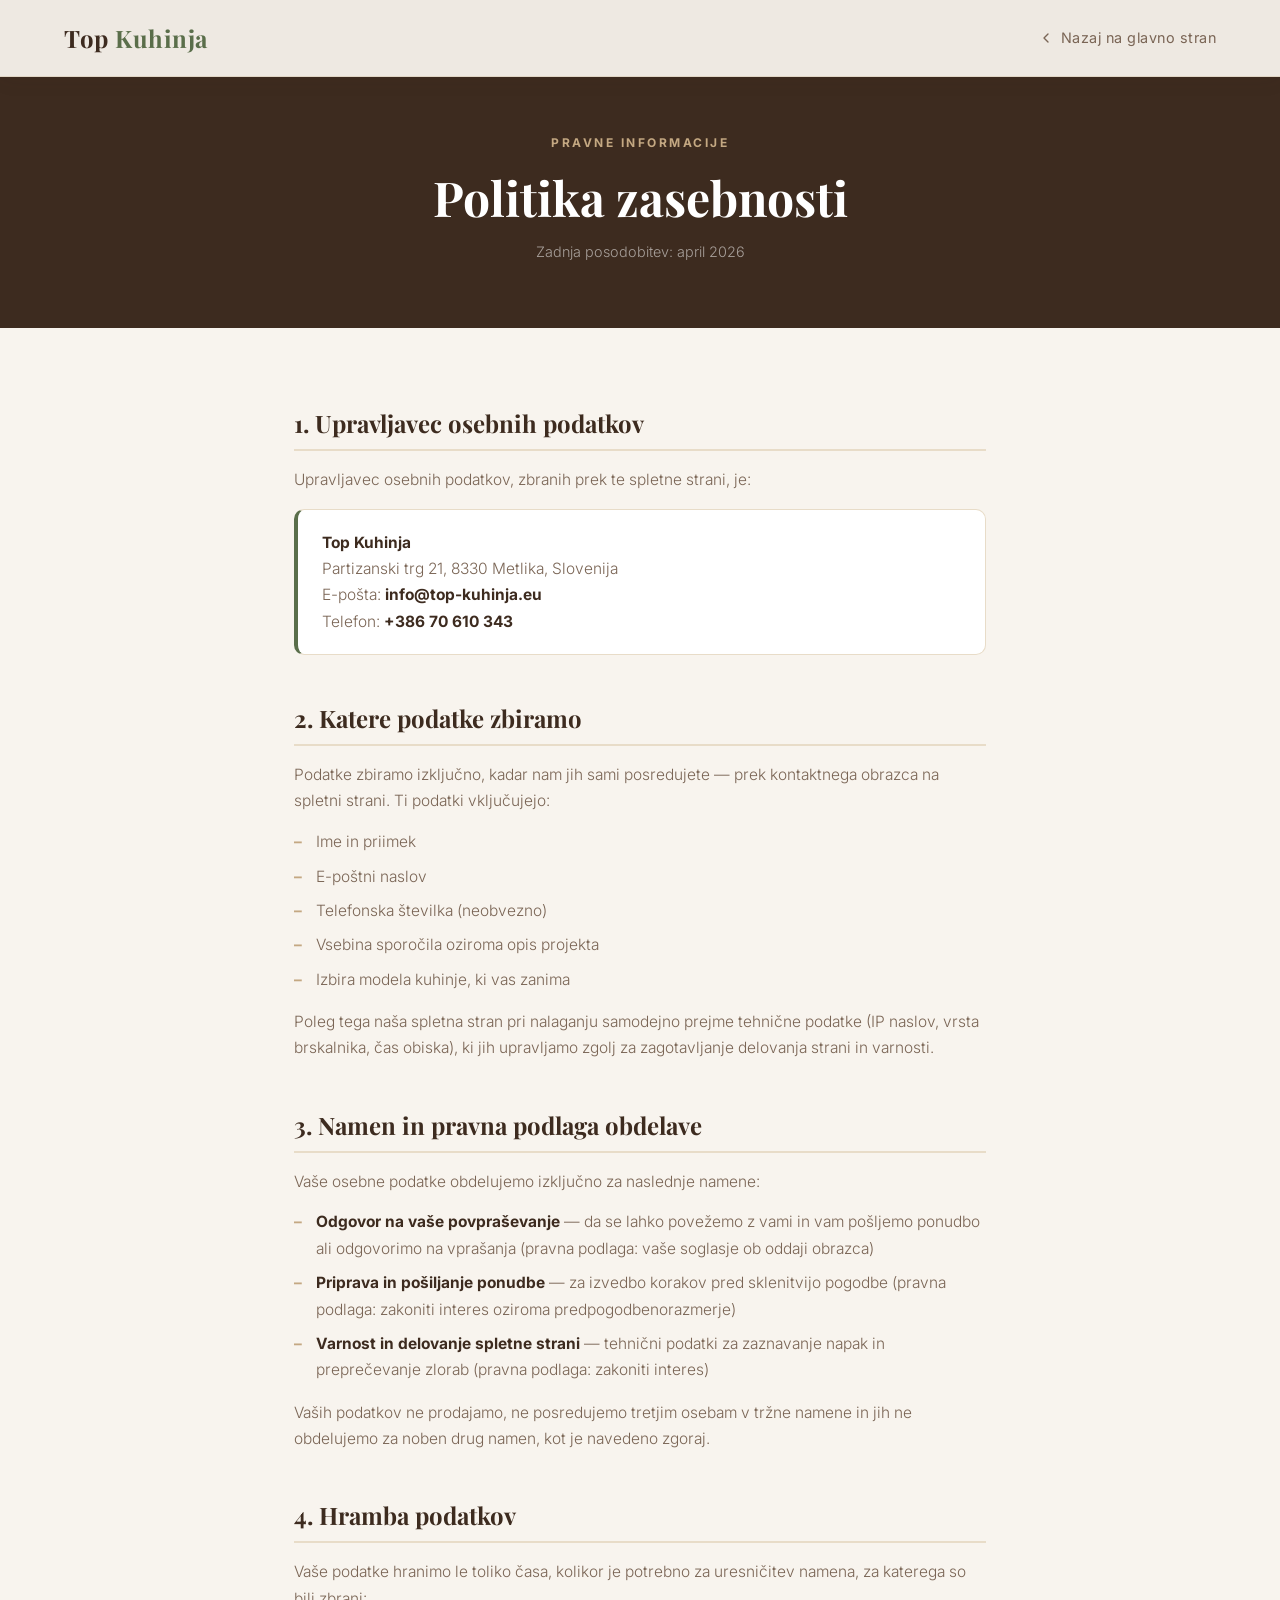
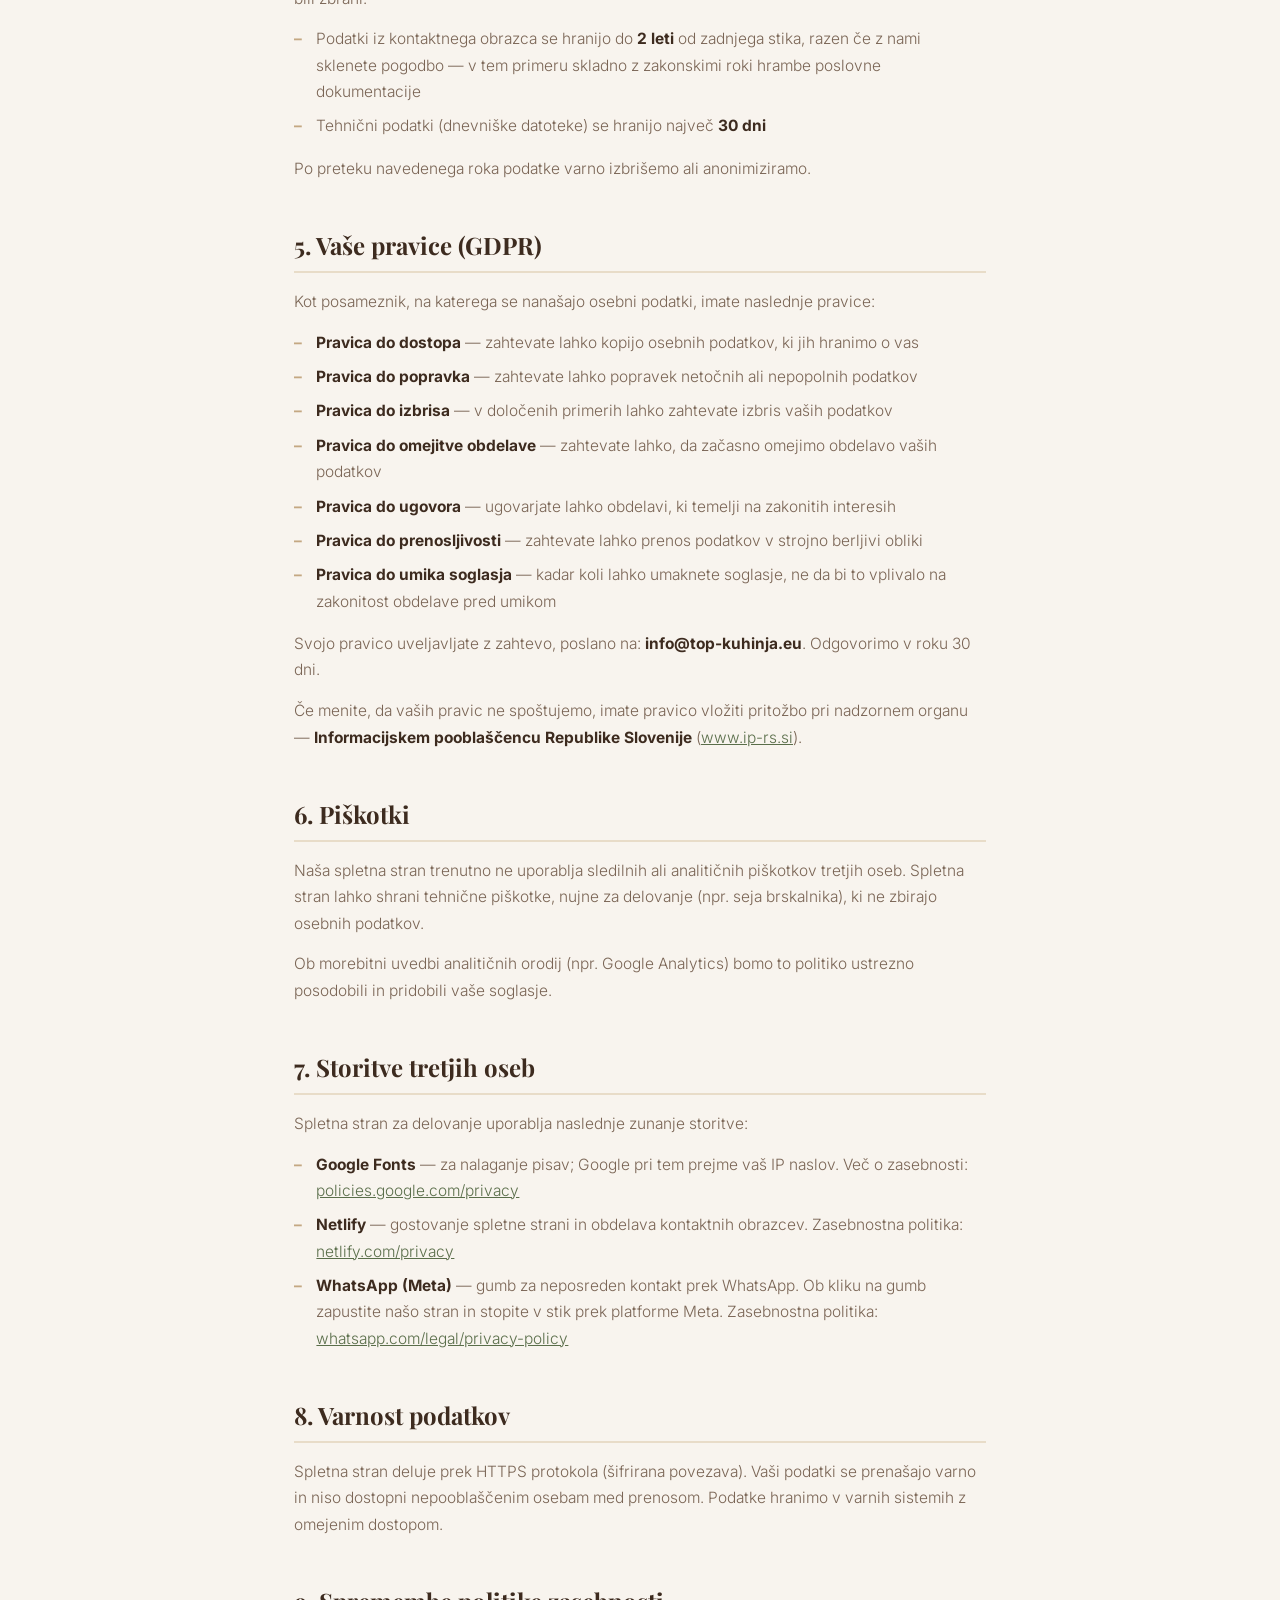
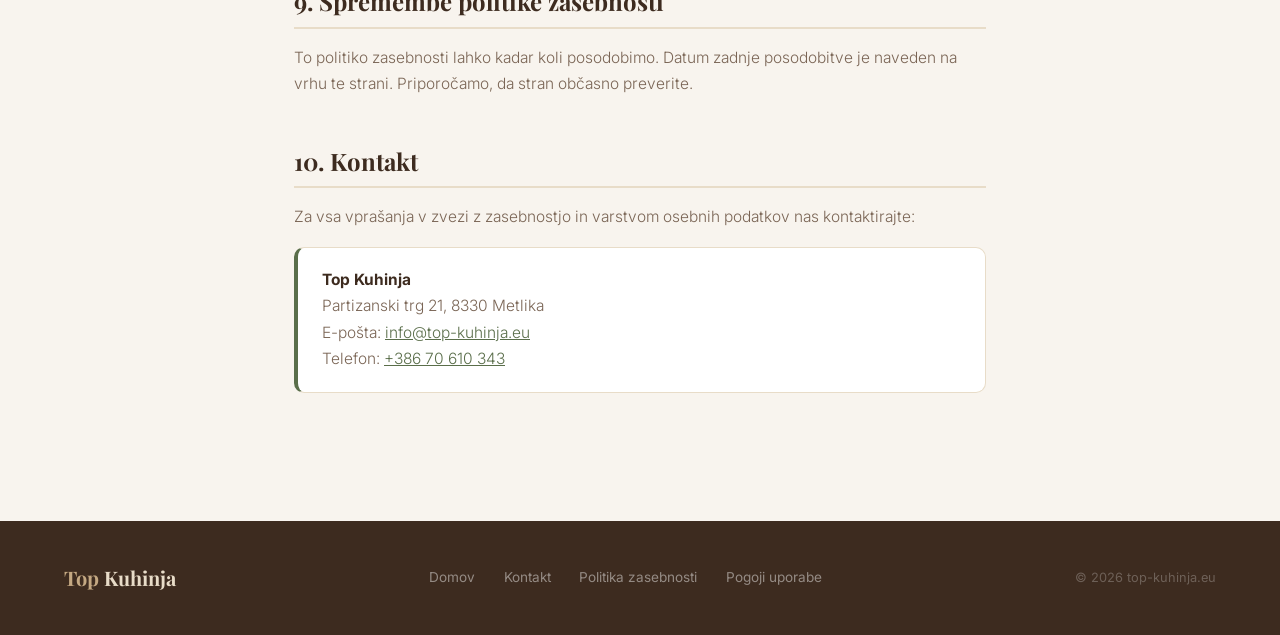
<file: privacy-policy.html>
<!DOCTYPE html>
<html lang="sl">
<head>
  <meta charset="UTF-8" />
  <meta name="viewport" content="width=device-width, initial-scale=1.0" />
  <title>Politika zasebnosti – Top Kuhinja</title>
  <meta name="description" content="Politika zasebnosti spletne strani Top Kuhinja. Informacije o zbiranju, obdelavi in varstvu osebnih podatkov v skladu z GDPR." />
  <meta name="robots" content="noindex, follow" />
  <link rel="canonical" href="https://topkuhinja.eu/privacy-policy.html" />
  <link rel="preconnect" href="https://fonts.googleapis.com" />
  <link href="https://fonts.googleapis.com/css2?family=Playfair+Display:wght@400;600;700&family=Inter:wght@300;400;700&display=swap" rel="stylesheet" />
  <style>
    *, *::before, *::after { box-sizing: border-box; margin: 0; padding: 0; font-synthesis: none; }

    :root {
      --cream:   #f8f4ee;
      --sand:    #e8dcc8;
      --warm:    #c4a882;
      --oak:     #8b6445;
      --espresso:#3d2b1f;
      --green:   #5a6e4a;
      --white:   #ffffff;
      --text:    #2e2018;
      --muted:   #7a6555;
    }

    html { scroll-behavior: smooth; }
    body { font-family: 'Inter', sans-serif; background: var(--cream); color: var(--text); line-height: 1.7; }

    /* NAV */
    nav {
      position: fixed; top: 0; left: 0; right: 0; z-index: 100;
      display: flex; align-items: center; justify-content: space-between;
      padding: 1.1rem 5%;
      background: rgba(248, 244, 238, 0.95);
      backdrop-filter: blur(8px);
      border-bottom: 1px solid rgba(196, 168, 130, 0.3);
      box-shadow: 0 2px 20px rgba(61,43,31,0.08);
    }
    .nav-logo {
      font-family: 'Playfair Display', serif;
      font-size: 1.5rem; font-weight: 700;
      color: var(--espresso); text-decoration: none;
      letter-spacing: 0.5px;
    }
    .nav-logo span { color: var(--green); }
    .nav-back {
      text-decoration: none; color: var(--muted);
      font-size: 0.9rem; letter-spacing: 0.5px;
      display: flex; align-items: center; gap: 0.4rem;
      transition: color 0.2s;
    }
    .nav-back:hover { color: var(--oak); }
    .nav-back svg { stroke: currentColor; fill: none; stroke-width: 2; stroke-linecap: round; stroke-linejoin: round; width: 16px; height: 16px; }

    /* PAGE HEADER */
    .page-header {
      background: var(--espresso);
      padding: 8rem 5% 4rem;
      text-align: center;
    }
    .page-header .section-tag {
      display: inline-block;
      font-size: 0.75rem; font-weight: 700;
      letter-spacing: 2.5px; text-transform: uppercase;
      color: var(--warm); margin-bottom: 1rem;
    }
    .page-header h1 {
      font-family: 'Playfair Display', serif;
      font-size: clamp(2rem, 4vw, 3rem);
      color: var(--white); line-height: 1.2;
      margin-bottom: 0.8rem;
    }
    .page-header p {
      color: rgba(255,255,255,0.55);
      font-size: 0.9rem; font-weight: 300;
    }

    /* CONTENT */
    .policy-wrap {
      max-width: 820px;
      margin: 0 auto;
      padding: 5rem 5%;
    }

    .policy-section { margin-bottom: 3rem; }

    .policy-section h2 {
      font-family: 'Playfair Display', serif;
      font-size: 1.5rem; color: var(--espresso);
      margin-bottom: 1rem; line-height: 1.3;
      padding-bottom: 0.6rem;
      border-bottom: 2px solid var(--sand);
    }

    .policy-section p {
      color: var(--muted); margin-bottom: 0.9rem;
      font-weight: 300; font-size: 0.97rem;
    }

    .policy-section ul {
      list-style: none; margin: 0.5rem 0 1rem 0;
      display: flex; flex-direction: column; gap: 0.5rem;
    }
    .policy-section ul li {
      color: var(--muted); font-size: 0.97rem; font-weight: 300;
      padding-left: 1.4rem; position: relative;
    }
    .policy-section ul li::before {
      content: '–';
      position: absolute; left: 0;
      color: var(--warm); font-weight: 700;
    }

    .policy-section strong { color: var(--espresso); font-weight: 700; }

    .info-box {
      background: var(--white);
      border: 1px solid var(--sand);
      border-left: 4px solid var(--green);
      border-radius: 10px;
      padding: 1.2rem 1.5rem;
      margin: 1rem 0;
    }
    .info-box p { margin: 0; }

    /* FOOTER */
    footer {
      background: var(--espresso);
      padding: 2.5rem 5%;
      display: flex; align-items: center; justify-content: space-between;
      flex-wrap: wrap; gap: 1rem;
    }
    .footer-logo {
      font-family: 'Playfair Display', serif;
      font-size: 1.25rem; font-weight: 700;
      color: var(--warm); text-decoration: none;
    }
    .footer-logo span { color: var(--sand); }
    .footer-links {
      display: flex; align-items: center; gap: 1.8rem; flex-wrap: wrap;
    }
    .footer-links a {
      color: rgba(255,255,255,0.45); text-decoration: none;
      font-size: 0.85rem; transition: color 0.2s;
    }
    .footer-links a:hover { color: var(--warm); }
    .footer-copy { font-size: 0.8rem; color: rgba(255,255,255,0.25); }

    @media (max-width: 620px) {
      nav { padding: 1rem 4%; }
      footer { flex-direction: column; align-items: flex-start; gap: 1rem; }
    }
  </style>
</head>
<body>

<!-- NAV -->
<nav>
  <a class="nav-logo" href="index.html">Top <span>Kuhinja</span></a>
  <a class="nav-back" href="index.html">
    <svg viewBox="0 0 24 24"><polyline points="15 18 9 12 15 6"/></svg>
    Nazaj na glavno stran
  </a>
</nav>

<!-- PAGE HEADER -->
<div class="page-header">
  <span class="section-tag">Pravne informacije</span>
  <h1>Politika zasebnosti</h1>
  <p>Zadnja posodobitev: april 2026</p>
</div>

<!-- CONTENT -->
<div class="policy-wrap">

  <div class="policy-section">
    <h2>1. Upravljavec osebnih podatkov</h2>
    <p>Upravljavec osebnih podatkov, zbranih prek te spletne strani, je:</p>
    <div class="info-box">
      <p><strong>Top Kuhinja</strong><br>
      Partizanski trg 21, 8330 Metlika, Slovenija<br>
      E-pošta: <strong>info@top-kuhinja.eu</strong><br>
      Telefon: <strong>+386 70 610 343</strong></p>
    </div>
  </div>

  <div class="policy-section">
    <h2>2. Katere podatke zbiramo</h2>
    <p>Podatke zbiramo izključno, kadar nam jih sami posredujete — prek kontaktnega obrazca na spletni strani. Ti podatki vključujejo:</p>
    <ul>
      <li>Ime in priimek</li>
      <li>E-poštni naslov</li>
      <li>Telefonska številka (neobvezno)</li>
      <li>Vsebina sporočila oziroma opis projekta</li>
      <li>Izbira modela kuhinje, ki vas zanima</li>
    </ul>
    <p>Poleg tega naša spletna stran pri nalaganju samodejno prejme tehnične podatke (IP naslov, vrsta brskalnika, čas obiska), ki jih upravljamo zgolj za zagotavljanje delovanja strani in varnosti.</p>
  </div>

  <div class="policy-section">
    <h2>3. Namen in pravna podlaga obdelave</h2>
    <p>Vaše osebne podatke obdelujemo izključno za naslednje namene:</p>
    <ul>
      <li><strong>Odgovor na vaše povpraševanje</strong> — da se lahko povežemo z vami in vam pošljemo ponudbo ali odgovorimo na vprašanja (pravna podlaga: vaše soglasje ob oddaji obrazca)</li>
      <li><strong>Priprava in pošiljanje ponudbe</strong> — za izvedbo korakov pred sklenitvijo pogodbe (pravna podlaga: zakoniti interes oziroma predpogodbenorazmerje)</li>
      <li><strong>Varnost in delovanje spletne strani</strong> — tehnični podatki za zaznavanje napak in preprečevanje zlorab (pravna podlaga: zakoniti interes)</li>
    </ul>
    <p>Vaših podatkov ne prodajamo, ne posredujemo tretjim osebam v tržne namene in jih ne obdelujemo za noben drug namen, kot je navedeno zgoraj.</p>
  </div>

  <div class="policy-section">
    <h2>4. Hramba podatkov</h2>
    <p>Vaše podatke hranimo le toliko časa, kolikor je potrebno za uresničitev namena, za katerega so bili zbrani:</p>
    <ul>
      <li>Podatki iz kontaktnega obrazca se hranijo do <strong>2 leti</strong> od zadnjega stika, razen če z nami sklenete pogodbo — v tem primeru skladno z zakonskimi roki hrambe poslovne dokumentacije</li>
      <li>Tehnični podatki (dnevniške datoteke) se hranijo največ <strong>30 dni</strong></li>
    </ul>
    <p>Po preteku navedenega roka podatke varno izbrišemo ali anonimiziramo.</p>
  </div>

  <div class="policy-section">
    <h2>5. Vaše pravice (GDPR)</h2>
    <p>Kot posameznik, na katerega se nanašajo osebni podatki, imate naslednje pravice:</p>
    <ul>
      <li><strong>Pravica do dostopa</strong> — zahtevate lahko kopijo osebnih podatkov, ki jih hranimo o vas</li>
      <li><strong>Pravica do popravka</strong> — zahtevate lahko popravek netočnih ali nepopolnih podatkov</li>
      <li><strong>Pravica do izbrisa</strong> — v določenih primerih lahko zahtevate izbris vaših podatkov</li>
      <li><strong>Pravica do omejitve obdelave</strong> — zahtevate lahko, da začasno omejimo obdelavo vaših podatkov</li>
      <li><strong>Pravica do ugovora</strong> — ugovarjate lahko obdelavi, ki temelji na zakonitih interesih</li>
      <li><strong>Pravica do prenosljivosti</strong> — zahtevate lahko prenos podatkov v strojno berljivi obliki</li>
      <li><strong>Pravica do umika soglasja</strong> — kadar koli lahko umaknete soglasje, ne da bi to vplivalo na zakonitost obdelave pred umikom</li>
    </ul>
    <p>Svojo pravico uveljavljate z zahtevo, poslano na: <strong>info@top-kuhinja.eu</strong>. Odgovorimo v roku 30 dni.</p>
    <p>Če menite, da vaših pravic ne spoštujemo, imate pravico vložiti pritožbo pri nadzornem organu — <strong>Informacijskem pooblaščencu Republike Slovenije</strong> (<a href="https://www.ip-rs.si" target="_blank" rel="noopener" style="color: var(--green);">www.ip-rs.si</a>).</p>
  </div>

  <div class="policy-section">
    <h2>6. Piškotki</h2>
    <p>Naša spletna stran trenutno ne uporablja sledilnih ali analitičnih piškotkov tretjih oseb. Spletna stran lahko shrani tehnične piškotke, nujne za delovanje (npr. seja brskalnika), ki ne zbirajo osebnih podatkov.</p>
    <p>Ob morebitni uvedbi analitičnih orodij (npr. Google Analytics) bomo to politiko ustrezno posodobili in pridobili vaše soglasje.</p>
  </div>

  <div class="policy-section">
    <h2>7. Storitve tretjih oseb</h2>
    <p>Spletna stran za delovanje uporablja naslednje zunanje storitve:</p>
    <ul>
      <li><strong>Google Fonts</strong> — za nalaganje pisav; Google pri tem prejme vaš IP naslov. Več o zasebnosti: <a href="https://policies.google.com/privacy" target="_blank" rel="noopener" style="color: var(--green);">policies.google.com/privacy</a></li>
      <li><strong>Netlify</strong> — gostovanje spletne strani in obdelava kontaktnih obrazcev. Zasebnostna politika: <a href="https://www.netlify.com/privacy/" target="_blank" rel="noopener" style="color: var(--green);">netlify.com/privacy</a></li>
      <li><strong>WhatsApp (Meta)</strong> — gumb za neposreden kontakt prek WhatsApp. Ob kliku na gumb zapustite našo stran in stopite v stik prek platforme Meta. Zasebnostna politika: <a href="https://www.whatsapp.com/legal/privacy-policy" target="_blank" rel="noopener" style="color: var(--green);">whatsapp.com/legal/privacy-policy</a></li>
    </ul>
  </div>

  <div class="policy-section">
    <h2>8. Varnost podatkov</h2>
    <p>Spletna stran deluje prek HTTPS protokola (šifrirana povezava). Vaši podatki se prenašajo varno in niso dostopni nepooblaščenim osebam med prenosom. Podatke hranimo v varnih sistemih z omejenim dostopom.</p>
  </div>

  <div class="policy-section">
    <h2>9. Spremembe politike zasebnosti</h2>
    <p>To politiko zasebnosti lahko kadar koli posodobimo. Datum zadnje posodobitve je naveden na vrhu te strani. Priporočamo, da stran občasno preverite.</p>
  </div>

  <div class="policy-section">
    <h2>10. Kontakt</h2>
    <p>Za vsa vprašanja v zvezi z zasebnostjo in varstvom osebnih podatkov nas kontaktirajte:</p>
    <div class="info-box">
      <p>
        <strong>Top Kuhinja</strong><br>
        Partizanski trg 21, 8330 Metlika<br>
        E-pošta: <a href="mailto:info@top-kuhinja.eu" style="color: var(--green);">info@top-kuhinja.eu</a><br>
        Telefon: <a href="tel:+38670610343" style="color: var(--green);">+386 70 610 343</a>
      </p>
    </div>
  </div>

</div>

<!-- FOOTER -->
<footer>
  <a class="footer-logo" href="index.html">Top <span>Kuhinja</span></a>
  <div class="footer-links">
    <a href="index.html">Domov</a>
    <a href="index.html#contact">Kontakt</a>
    <a href="privacy-policy.html">Politika zasebnosti</a>
    <a href="terms.html">Pogoji uporabe</a>
  </div>
  <span class="footer-copy">© 2026 top-kuhinja.eu</span>
</footer>

<script>
  const nav = document.querySelector('nav');
  window.addEventListener('scroll', () => {
    nav.style.boxShadow = window.scrollY > 40 ? '0 2px 20px rgba(61,43,31,0.12)' : '0 2px 20px rgba(61,43,31,0.08)';
  });
</script>
</body>
</html>
</file>
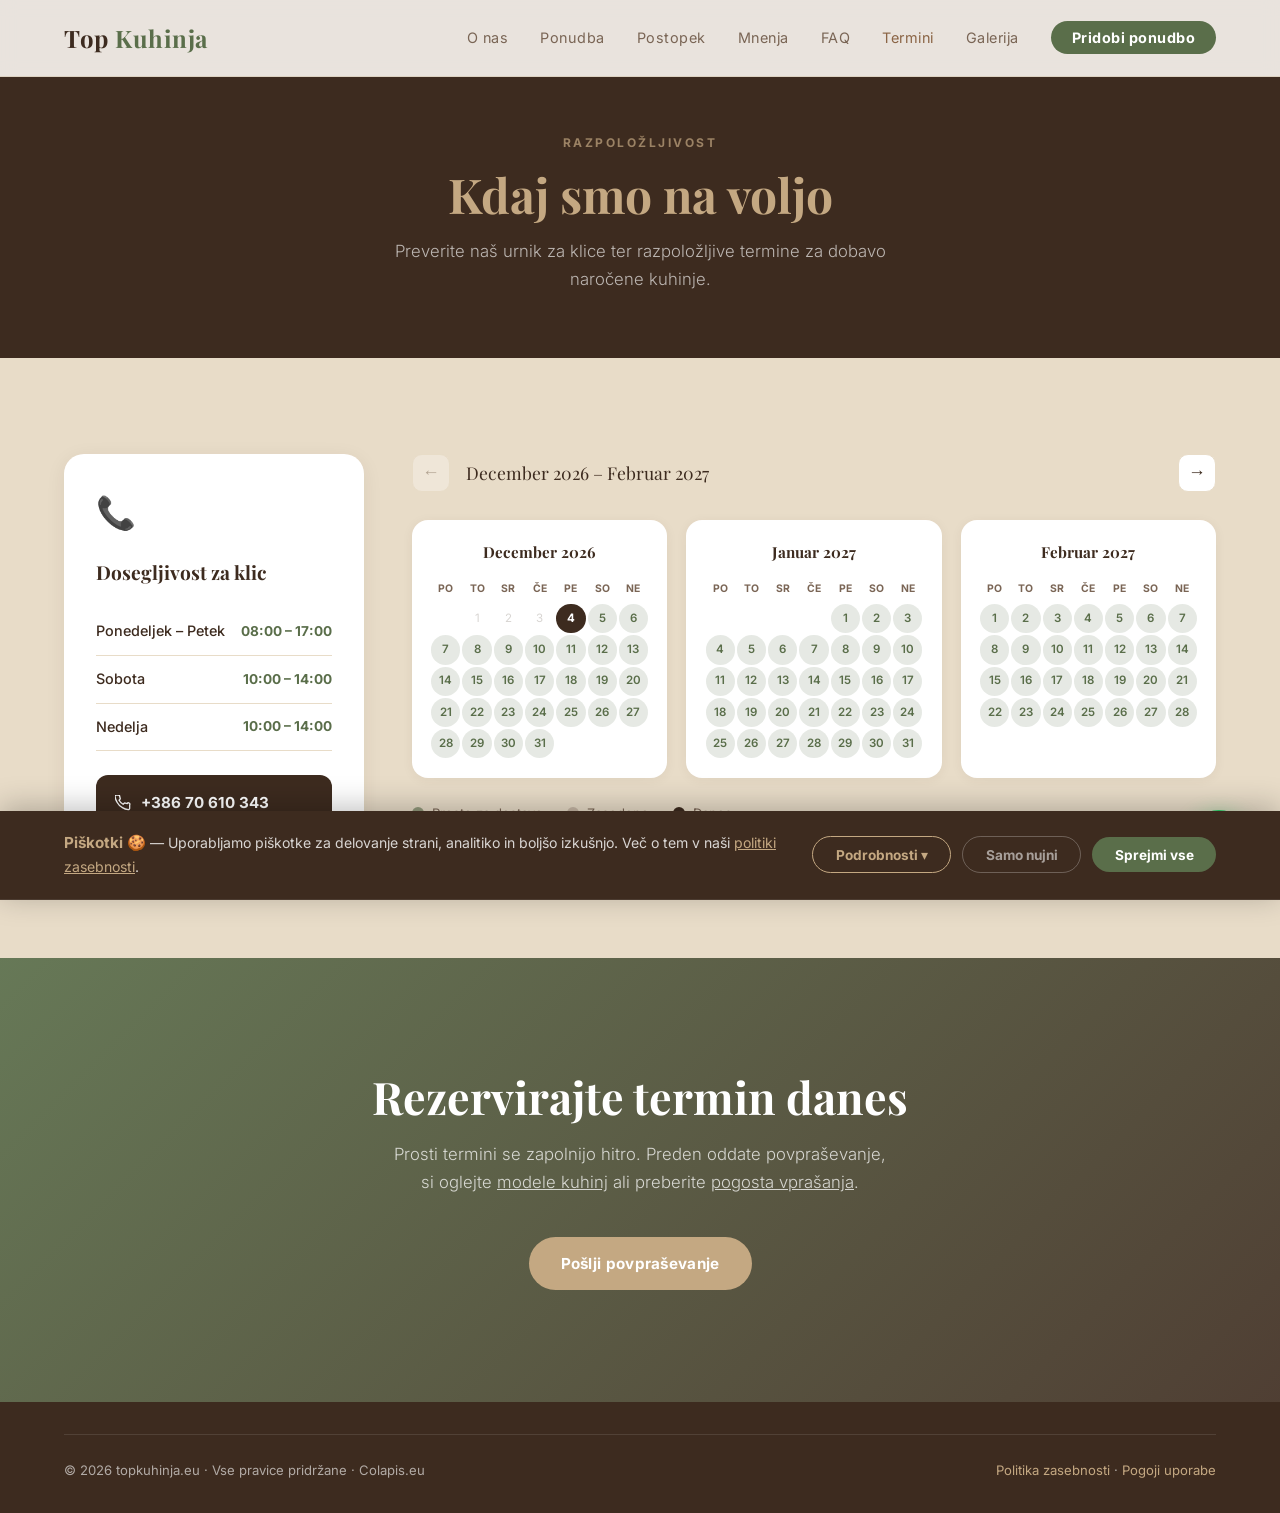
<file: termini.html>
<!DOCTYPE html>
<html lang="sl">
<head>
  <meta charset="UTF-8" />
  <meta name="viewport" content="width=device-width, initial-scale=1.0" />
  <title>Razpoložljivi termini za dobavo kuhinje | Top Kuhinja Metlika</title>
  <meta name="description" content="Preverite razpoložljive termine za dobavo naročene kuhinje in urnik za klice. Termini dostave od 5. julija 2026. Dosegljivi pon–pet 08:00–17:00, sob–ned 10:00–14:00." />
  <meta name="keywords" content="termin dostave kuhinje, kdaj dobava kuhinja, urnik kuhinje po meri, razpoložljivi termini kuhinja Metlika" />
  <meta name="robots" content="index, follow" />
  <meta name="author" content="Top Kuhinja" />
  <meta name="theme-color" content="#3d2b1f" />
  <link rel="canonical" href="https://topkuhinja.eu/termini.html" />

  <meta property="og:type"        content="website" />
  <meta property="og:url"         content="https://topkuhinja.eu/termini.html" />
  <meta property="og:title"       content="Razpoložljivi termini za dobavo kuhinje | Top Kuhinja" />
  <meta property="og:description" content="Prosti termini za dobavo kuhinje od julija 2026. Pokličite nas pon–pet 08:00–17:00." />
  <meta property="og:image"       content="https://topkuhinja.eu/kuhinja-po-meri-top-kuhinja-metlika.jpeg" />
  <meta property="og:locale"      content="sl_SI" />
  <meta property="og:site_name"   content="Top Kuhinja" />

  <meta name="twitter:card"        content="summary_large_image" />
  <meta name="twitter:title"       content="Termini za dobavo kuhinje | Top Kuhinja Metlika" />
  <meta name="twitter:description" content="Prosti termini od julija 2026. Pokličite nas kadar koli med tednom." />
  <meta name="twitter:image"       content="https://topkuhinja.eu/kuhinja-po-meri-top-kuhinja-metlika.jpeg" />

  <script type="application/ld+json">
  {
    "@context": "https://schema.org",
    "@type": "LocalBusiness",
    "name": "Top Kuhinja",
    "url": "https://topkuhinja.eu",
    "telephone": "+38670610343",
    "email": "info@topkuhinja.eu",
    "address": {
      "@type": "PostalAddress",
      "streetAddress": "Partizanski trg 21",
      "addressLocality": "Metlika",
      "postalCode": "8330",
      "addressCountry": "SI"
    },
    "openingHoursSpecification": [
      { "@type": "OpeningHoursSpecification", "dayOfWeek": ["Monday","Tuesday","Wednesday","Thursday","Friday"], "opens": "08:00", "closes": "17:00" },
      { "@type": "OpeningHoursSpecification", "dayOfWeek": ["Saturday","Sunday"], "opens": "10:00", "closes": "14:00" }
    ]
  }
  </script>

  <script type="application/ld+json">
  {
    "@context": "https://schema.org",
    "@type": "BreadcrumbList",
    "itemListElement": [
      { "@type": "ListItem", "position": 1, "name": "Top Kuhinja", "item": "https://topkuhinja.eu/" },
      { "@type": "ListItem", "position": 2, "name": "Termini dostave", "item": "https://topkuhinja.eu/termini.html" }
    ]
  }
  </script>

  <link rel="icon" type="image/svg+xml" href="/favicon.svg" />
  <link rel="apple-touch-icon" href="/favicon.svg" />
  <link rel="preconnect" href="https://fonts.googleapis.com" />
  <link rel="preconnect" href="https://fonts.gstatic.com" crossorigin />
  <link href="https://fonts.googleapis.com/css2?family=Playfair+Display:wght@400;600;700&family=Inter:wght@300;400;700&display=swap" rel="stylesheet" />
  <link rel="stylesheet" href="css/styles.css" />
</head>
<body>

<div id="progressBar"></div>
<nav id="navbar">
  <a class="nav-logo" href="index.html">Top <span>Kuhinja</span></a>
  <ul class="nav-links" id="navLinks">
    <li><a href="index.html">O nas</a></li>
    <li><a href="ponudba.html">Ponudba</a></li>
    <li><a href="postopek.html">Postopek</a></li>
    <li><a href="mnenja.html">Mnenja</a></li>
    <li><a href="faq.html">FAQ</a></li>
    <li><a href="termini.html" class="active">Termini</a></li>
    <li><a href="galerija.html">Galerija</a></li>
    <li><a href="kontakt.html" class="nav-cta">Pridobi ponudbo</a></li>
  </ul>
  <button class="hamburger" id="hamburger" aria-label="Odpri meni" aria-expanded="false">
    <span></span><span></span><span></span>
  </button>
</nav>

<main>
<div class="page-header">
  <span class="section-tag">Razpoložljivost</span>
  <h1>Kdaj smo na voljo</h1>
  <p>Preverite naš urnik za klice ter razpoložljive termine za dobavo naročene kuhinje.</p>
</div>

<section class="availability" id="availability">
  <div class="avail-grid">

    <div class="call-card">
      <div class="call-card-icon">📞</div>
      <h3>Dosegljivost za klic</h3>
      <div class="schedule-row">
        <span class="schedule-day">Ponedeljek – Petek</span>
        <span class="schedule-time">08:00 – 17:00</span>
      </div>
      <div class="schedule-row">
        <span class="schedule-day">Sobota</span>
        <span class="schedule-time">10:00 – 14:00</span>
      </div>
      <div class="schedule-row">
        <span class="schedule-day">Nedelja</span>
        <span class="schedule-time">10:00 – 14:00</span>
      </div>
      <a href="tel:+38670610343" class="call-phone">
        <svg width="16" height="16" viewBox="0 0 24 24" fill="none" stroke="currentColor" stroke-width="2" stroke-linecap="round" stroke-linejoin="round"><path d="M22 16.92v3a2 2 0 01-2.18 2 19.79 19.79 0 01-8.63-3.07A19.5 19.5 0 013.07 10.8a19.79 19.79 0 01-3.07-8.67A2 2 0 012 0h3a2 2 0 012 1.72c.127.96.361 1.903.7 2.81a2 2 0 01-.45 2.11L6.09 7.91a16 16 0 006 6l1.27-1.27a2 2 0 012.11-.45c.907.339 1.85.573 2.81.7A2 2 0 0122 14.92z"/></svg>
        +386 70 610 343
      </a>
    </div>

    <div class="calendar-wrap">
      <div class="calendar-nav">
        <button class="cal-nav-btn" id="calPrev" aria-label="Prejšnji meseci">&#8592;</button>
        <span class="cal-range-label" id="calRangeLabel"></span>
        <button class="cal-nav-btn" id="calNext" aria-label="Naslednji meseci">&#8594;</button>
      </div>
      <div class="cal-months-grid" id="calMonthsGrid"></div>
      <div class="cal-legend">
        <div class="cal-legend-item"><div class="cal-legend-dot available"></div><span>Prosto za dostavo</span></div>
        <div class="cal-legend-item"><div class="cal-legend-dot booked"></div><span>Zasedeno</span></div>
        <div class="cal-legend-item"><div class="cal-legend-dot today"></div><span>Danes</span></div>
      </div>
    </div>

  </div>
</section>

<section class="cta-section">
  <h2>Rezervirajte termin danes</h2>
  <p>Prosti termini se zapolnijo hitro. Preden oddate povpraševanje, si oglejte <a href="ponudba.html" style="color:inherit;text-decoration:underline;">modele kuhinj</a> ali preberite <a href="faq.html" style="color:inherit;text-decoration:underline;">pogosta vprašanja</a>.</p>
  <a href="kontakt.html" class="btn-primary">Pošlji povpraševanje</a>
</section>
</main>

<footer>
  <div class="footer-bottom">
    <span>© 2026 topkuhinja.eu · Vse pravice pridržane · Colapis.eu</span>
    <span><a href="privacy-policy.html">Politika zasebnosti</a> · <a href="terms.html">Pogoji uporabe</a></span>
  </div>
</footer>

<div class="cookie-banner" id="cookieBanner" role="dialog" aria-label="Obvestilo o piškotkih">
  <div class="cookie-top">
    <p class="cookie-text"><strong>Piškotki 🍪</strong> — Uporabljamo piškotke za delovanje strani, analitiko in boljšo izkušnjo. Več o tem v naši <a href="privacy-policy.html">politiki zasebnosti</a>.</p>
    <div class="cookie-top-btns">
      <button class="c-btn c-btn-details" id="cookieDetailsBtn">Podrobnosti ▾</button>
      <button class="c-btn c-btn-decline" id="cookieDecline">Samo nujni</button>
      <button class="c-btn c-btn-accept" id="cookieAccept">Sprejmi vse</button>
    </div>
  </div>
  <div class="cookie-details" id="cookieDetails">
    <div class="cookie-details-inner">
      <div class="cookie-cat"><div class="cookie-cat-info"><strong>🔒 Nujni piškotki</strong><p>Zagotavljajo osnovno delovanje strani.</p></div><div class="cookie-toggle"><input type="checkbox" id="tNujni" checked disabled /><label for="tNujni"></label></div></div>
      <div class="cookie-cat"><div class="cookie-cat-info"><strong>📊 Analitični piškotki</strong><p>Pomagajo nam razumeti kako obiskovalci uporabljajo stran.</p></div><div class="cookie-toggle"><input type="checkbox" id="tAnalitika" /><label for="tAnalitika"></label></div></div>
      <div class="cookie-cat"><div class="cookie-cat-info"><strong>⚙️ Funkcionalni piškotki</strong><p>Omogočajo napredne funkcije.</p></div><div class="cookie-toggle"><input type="checkbox" id="tFunkcija" /><label for="tFunkcija"></label></div></div>
      <div class="cookie-cat"><div class="cookie-cat-info"><strong>📣 Marketinški piškotki</strong><p>Oglasi na drugih spletnih mestih.</p></div><div class="cookie-toggle"><input type="checkbox" id="tMarketing" /><label for="tMarketing"></label></div></div>
    </div>
    <div class="cookie-details-footer">
      <button class="c-btn c-btn-decline" id="cookieDecline2">Zavrni neobvezne</button>
      <button class="c-btn c-btn-save" id="cookieSave">Shrani nastavitve</button>
    </div>
  </div>
</div>

<a href="https://wa.me/38670610343" class="whatsapp-btn" target="_blank" title="Pogovorite se z nami na WhatsApp">
  <svg viewBox="0 0 24 24" xmlns="http://www.w3.org/2000/svg"><path d="M17.472 14.382c-.297-.149-1.758-.867-2.03-.967-.273-.099-.471-.148-.67.15-.197.297-.767.966-.94 1.164-.173.199-.347.223-.644.075-.297-.15-1.255-.463-2.39-1.475-.883-.788-1.48-1.761-1.653-2.059-.173-.297-.018-.458.13-.606.134-.133.298-.347.446-.52.149-.174.198-.298.298-.497.099-.198.05-.371-.025-.52-.075-.149-.669-1.612-.916-2.207-.242-.579-.487-.5-.669-.51-.173-.008-.371-.01-.57-.01-.198 0-.52.074-.792.372-.272.297-1.04 1.016-1.04 2.479 0 1.462 1.065 2.875 1.213 3.074.149.198 2.096 3.2 5.077 4.487.709.306 1.262.489 1.694.625.712.227 1.36.195 1.871.118.571-.085 1.758-.719 2.006-1.413.248-.694.248-1.289.173-1.413-.074-.124-.272-.198-.57-.347m-5.421 7.403h-.004a9.87 9.87 0 01-5.031-1.378l-.361-.214-3.741.982.998-3.648-.235-.374a9.86 9.86 0 01-1.51-5.26c.001-5.45 4.436-9.884 9.888-9.884 2.64 0 5.122 1.03 6.988 2.898a9.825 9.825 0 012.893 6.994c-.003 5.45-4.437 9.884-9.885 9.884m8.413-18.297A11.815 11.815 0 0012.05 0C5.495 0 .16 5.335.157 11.892c0 2.096.547 4.142 1.588 5.945L.057 24l6.305-1.654a11.882 11.882 0 005.683 1.448h.005c6.554 0 11.89-5.335 11.893-11.893a11.821 11.821 0 00-3.48-8.413z"/></svg>
</a>

<script src="js/main.js"></script>
</body>
</html>
</file>
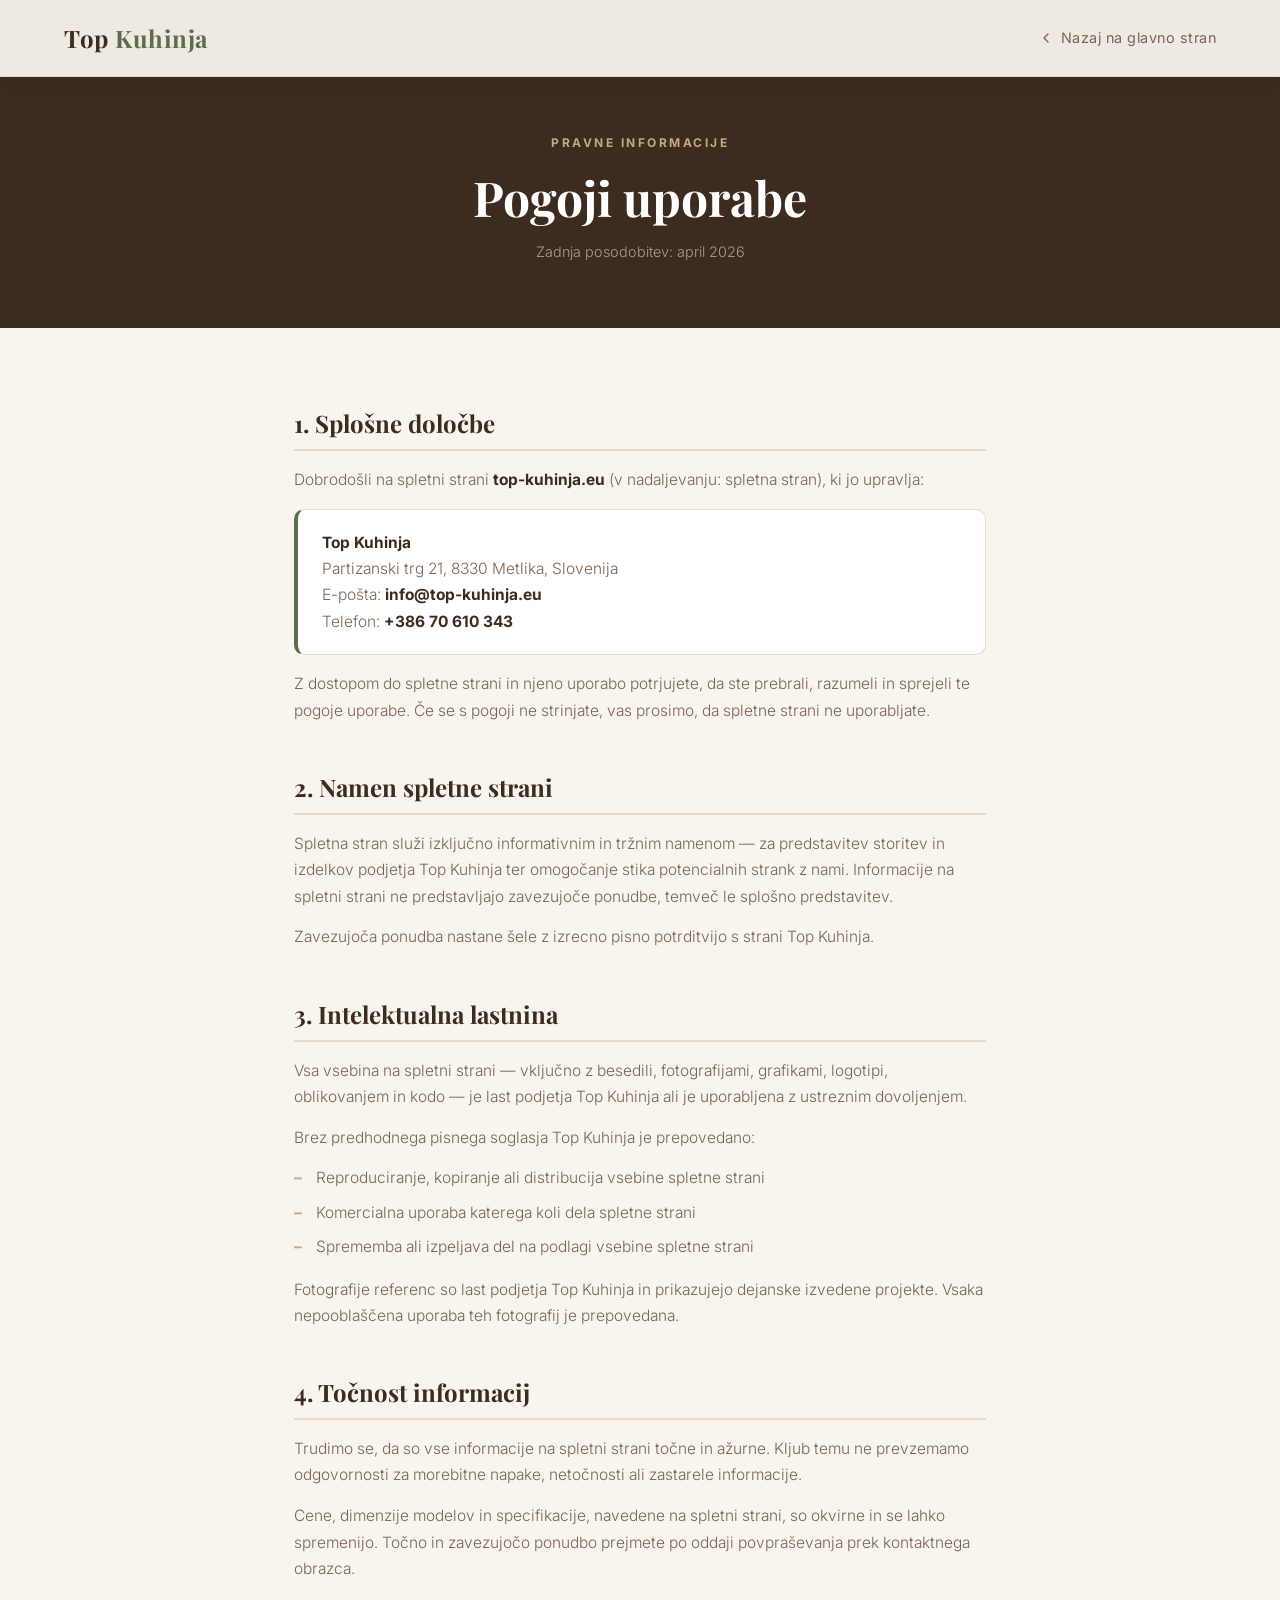
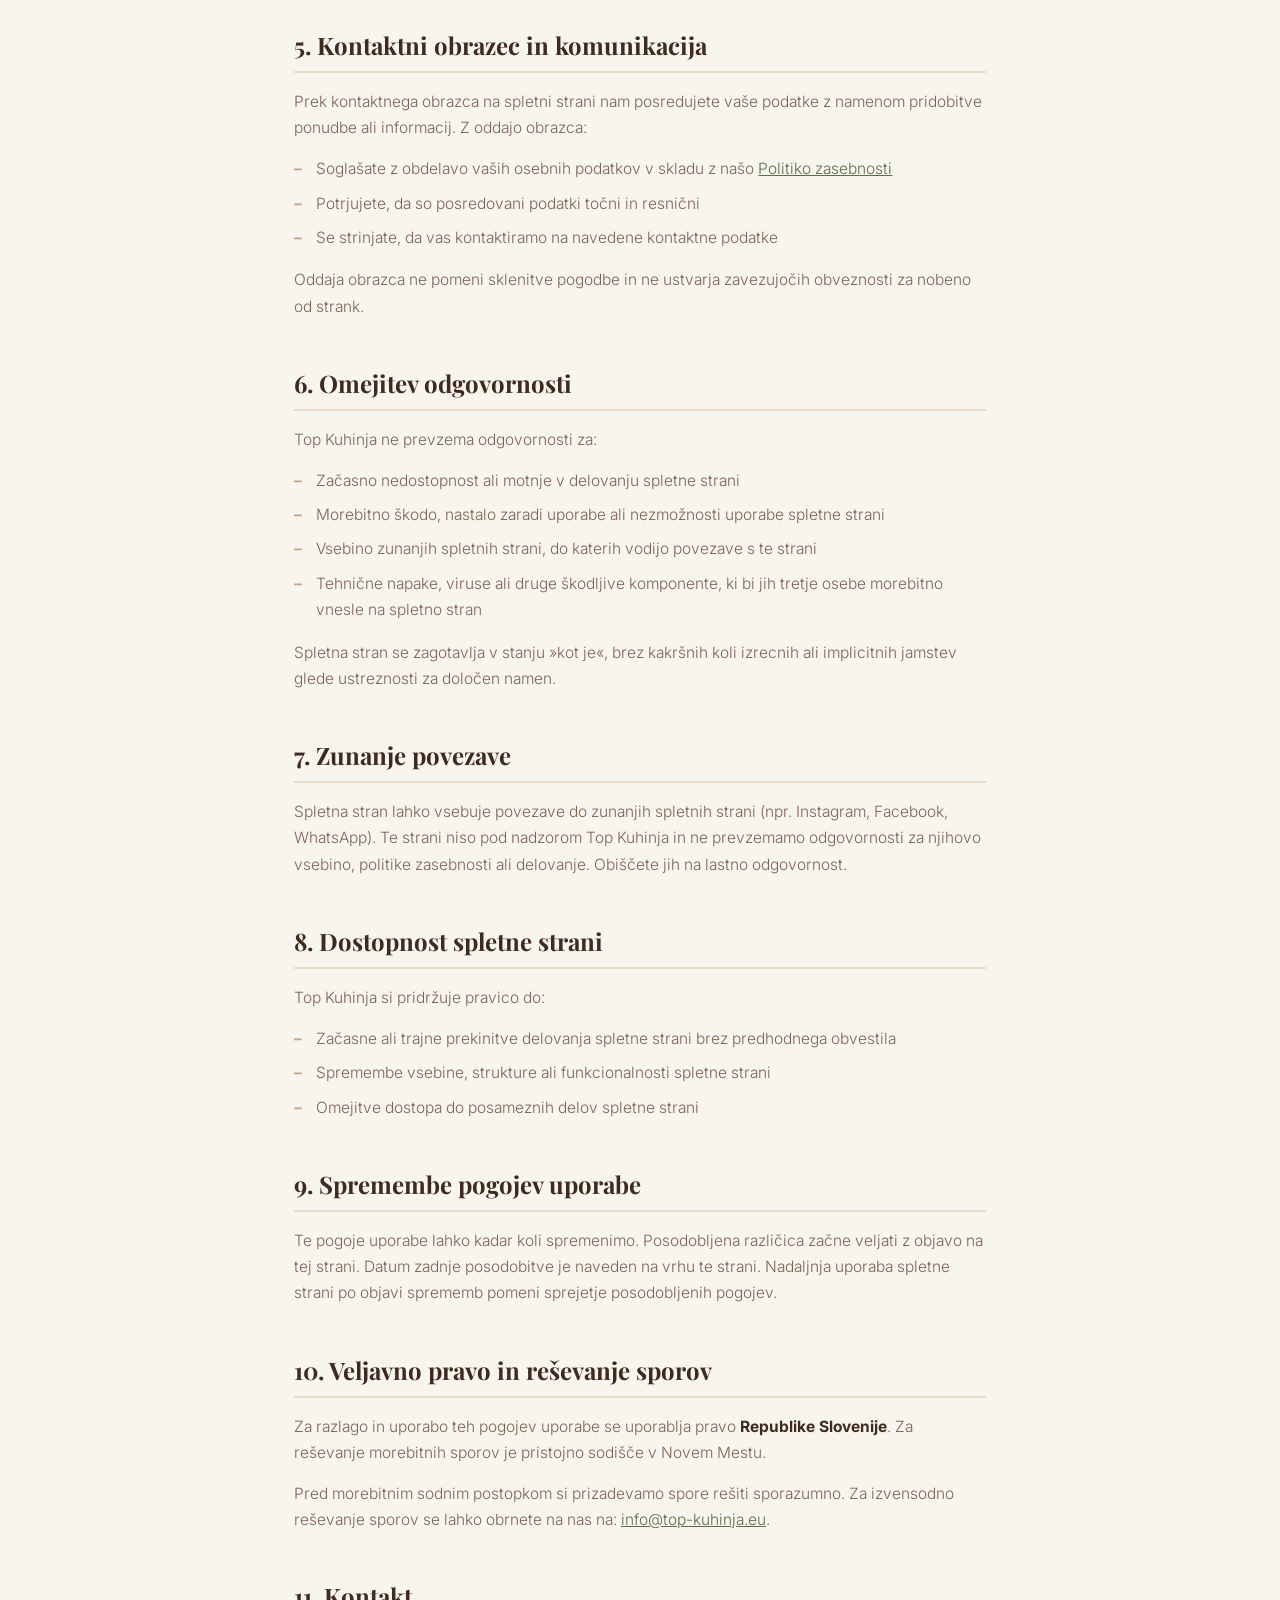
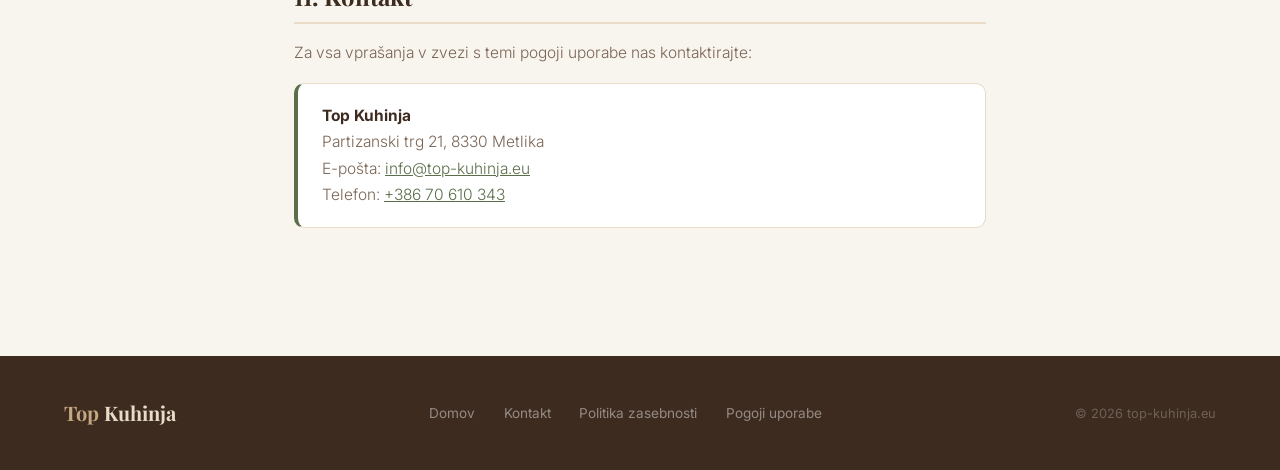
<file: terms.html>
<!DOCTYPE html>
<html lang="sl">
<head>
  <meta charset="UTF-8" />
  <meta name="viewport" content="width=device-width, initial-scale=1.0" />
  <title>Pogoji uporabe – Top Kuhinja</title>
  <meta name="description" content="Pogoji uporabe spletne strani Top Kuhinja. Informacije o uporabi spletne strani, omejitvi odgovornosti in pravicah intelektualne lastnine." />
  <meta name="robots" content="noindex, follow" />
  <link rel="canonical" href="https://topkuhinja.eu/terms.html" />
  <link rel="preconnect" href="https://fonts.googleapis.com" />
  <link href="https://fonts.googleapis.com/css2?family=Playfair+Display:wght@400;600;700&family=Inter:wght@300;400;700&display=swap" rel="stylesheet" />
  <style>
    *, *::before, *::after { box-sizing: border-box; margin: 0; padding: 0; font-synthesis: none; }

    :root {
      --cream:   #f8f4ee;
      --sand:    #e8dcc8;
      --warm:    #c4a882;
      --oak:     #8b6445;
      --espresso:#3d2b1f;
      --green:   #5a6e4a;
      --white:   #ffffff;
      --text:    #2e2018;
      --muted:   #7a6555;
    }

    html { scroll-behavior: smooth; }
    body { font-family: 'Inter', sans-serif; background: var(--cream); color: var(--text); line-height: 1.7; }

    /* NAV */
    nav {
      position: fixed; top: 0; left: 0; right: 0; z-index: 100;
      display: flex; align-items: center; justify-content: space-between;
      padding: 1.1rem 5%;
      background: rgba(248, 244, 238, 0.95);
      backdrop-filter: blur(8px);
      border-bottom: 1px solid rgba(196, 168, 130, 0.3);
      box-shadow: 0 2px 20px rgba(61,43,31,0.08);
    }
    .nav-logo {
      font-family: 'Playfair Display', serif;
      font-size: 1.5rem; font-weight: 700;
      color: var(--espresso); text-decoration: none;
      letter-spacing: 0.5px;
    }
    .nav-logo span { color: var(--green); }
    .nav-back {
      text-decoration: none; color: var(--muted);
      font-size: 0.9rem; letter-spacing: 0.5px;
      display: flex; align-items: center; gap: 0.4rem;
      transition: color 0.2s;
    }
    .nav-back:hover { color: var(--oak); }
    .nav-back svg { stroke: currentColor; fill: none; stroke-width: 2; stroke-linecap: round; stroke-linejoin: round; width: 16px; height: 16px; }

    /* PAGE HEADER */
    .page-header {
      background: var(--espresso);
      padding: 8rem 5% 4rem;
      text-align: center;
    }
    .page-header .section-tag {
      display: inline-block;
      font-size: 0.75rem; font-weight: 700;
      letter-spacing: 2.5px; text-transform: uppercase;
      color: var(--warm); margin-bottom: 1rem;
    }
    .page-header h1 {
      font-family: 'Playfair Display', serif;
      font-size: clamp(2rem, 4vw, 3rem);
      color: var(--white); line-height: 1.2;
      margin-bottom: 0.8rem;
    }
    .page-header p { color: rgba(255,255,255,0.55); font-size: 0.9rem; font-weight: 300; }

    /* CONTENT */
    .policy-wrap {
      max-width: 820px;
      margin: 0 auto;
      padding: 5rem 5%;
    }

    .policy-section { margin-bottom: 3rem; }

    .policy-section h2 {
      font-family: 'Playfair Display', serif;
      font-size: 1.5rem; color: var(--espresso);
      margin-bottom: 1rem; line-height: 1.3;
      padding-bottom: 0.6rem;
      border-bottom: 2px solid var(--sand);
    }

    .policy-section p {
      color: var(--muted); margin-bottom: 0.9rem;
      font-weight: 300; font-size: 0.97rem;
    }

    .policy-section ul {
      list-style: none; margin: 0.5rem 0 1rem 0;
      display: flex; flex-direction: column; gap: 0.5rem;
    }
    .policy-section ul li {
      color: var(--muted); font-size: 0.97rem; font-weight: 300;
      padding-left: 1.4rem; position: relative;
    }
    .policy-section ul li::before {
      content: '–';
      position: absolute; left: 0;
      color: var(--warm); font-weight: 700;
    }

    .policy-section strong { color: var(--espresso); font-weight: 700; }

    .info-box {
      background: var(--white);
      border: 1px solid var(--sand);
      border-left: 4px solid var(--green);
      border-radius: 10px;
      padding: 1.2rem 1.5rem;
      margin: 1rem 0;
    }
    .info-box p { margin: 0; }

    /* FOOTER */
    footer {
      background: var(--espresso);
      padding: 2.5rem 5%;
      display: flex; align-items: center; justify-content: space-between;
      flex-wrap: wrap; gap: 1rem;
    }
    .footer-logo {
      font-family: 'Playfair Display', serif;
      font-size: 1.25rem; font-weight: 700;
      color: var(--warm); text-decoration: none;
    }
    .footer-logo span { color: var(--sand); }
    .footer-links {
      display: flex; align-items: center; gap: 1.8rem; flex-wrap: wrap;
    }
    .footer-links a {
      color: rgba(255,255,255,0.45); text-decoration: none;
      font-size: 0.85rem; transition: color 0.2s;
    }
    .footer-links a:hover { color: var(--warm); }
    .footer-copy { font-size: 0.8rem; color: rgba(255,255,255,0.25); }

    @media (max-width: 620px) {
      nav { padding: 1rem 4%; }
      footer { flex-direction: column; align-items: flex-start; gap: 1rem; }
    }
  </style>
</head>
<body>

<!-- NAV -->
<nav>
  <a class="nav-logo" href="index.html">Top <span>Kuhinja</span></a>
  <a class="nav-back" href="index.html">
    <svg viewBox="0 0 24 24"><polyline points="15 18 9 12 15 6"/></svg>
    Nazaj na glavno stran
  </a>
</nav>

<!-- PAGE HEADER -->
<div class="page-header">
  <span class="section-tag">Pravne informacije</span>
  <h1>Pogoji uporabe</h1>
  <p>Zadnja posodobitev: april 2026</p>
</div>

<!-- CONTENT -->
<div class="policy-wrap">

  <div class="policy-section">
    <h2>1. Splošne določbe</h2>
    <p>Dobrodošli na spletni strani <strong>top-kuhinja.eu</strong> (v nadaljevanju: spletna stran), ki jo upravlja:</p>
    <div class="info-box">
      <p><strong>Top Kuhinja</strong><br>
      Partizanski trg 21, 8330 Metlika, Slovenija<br>
      E-pošta: <strong>info@top-kuhinja.eu</strong><br>
      Telefon: <strong>+386 70 610 343</strong></p>
    </div>
    <p>Z dostopom do spletne strani in njeno uporabo potrjujete, da ste prebrali, razumeli in sprejeli te pogoje uporabe. Če se s pogoji ne strinjate, vas prosimo, da spletne strani ne uporabljate.</p>
  </div>

  <div class="policy-section">
    <h2>2. Namen spletne strani</h2>
    <p>Spletna stran služi izključno informativnim in tržnim namenom — za predstavitev storitev in izdelkov podjetja Top Kuhinja ter omogočanje stika potencialnih strank z nami. Informacije na spletni strani ne predstavljajo zavezujoče ponudbe, temveč le splošno predstavitev.</p>
    <p>Zavezujoča ponudba nastane šele z izrecno pisno potrditvijo s strani Top Kuhinja.</p>
  </div>

  <div class="policy-section">
    <h2>3. Intelektualna lastnina</h2>
    <p>Vsa vsebina na spletni strani — vključno z besedili, fotografijami, grafikami, logotipi, oblikovanjem in kodo — je last podjetja Top Kuhinja ali je uporabljena z ustreznim dovoljenjem.</p>
    <p>Brez predhodnega pisnega soglasja Top Kuhinja je prepovedano:</p>
    <ul>
      <li>Reproduciranje, kopiranje ali distribucija vsebine spletne strani</li>
      <li>Komercialna uporaba katerega koli dela spletne strani</li>
      <li>Sprememba ali izpeljava del na podlagi vsebine spletne strani</li>
    </ul>
    <p>Fotografije referenc so last podjetja Top Kuhinja in prikazujejo dejanske izvedene projekte. Vsaka nepooblaščena uporaba teh fotografij je prepovedana.</p>
  </div>

  <div class="policy-section">
    <h2>4. Točnost informacij</h2>
    <p>Trudimo se, da so vse informacije na spletni strani točne in ažurne. Kljub temu ne prevzemamo odgovornosti za morebitne napake, netočnosti ali zastarele informacije.</p>
    <p>Cene, dimenzije modelov in specifikacije, navedene na spletni strani, so okvirne in se lahko spremenijo. Točno in zavezujočo ponudbo prejmete po oddaji povpraševanja prek kontaktnega obrazca.</p>
  </div>

  <div class="policy-section">
    <h2>5. Kontaktni obrazec in komunikacija</h2>
    <p>Prek kontaktnega obrazca na spletni strani nam posredujete vaše podatke z namenom pridobitve ponudbe ali informacij. Z oddajo obrazca:</p>
    <ul>
      <li>Soglašate z obdelavo vaših osebnih podatkov v skladu z našo <a href="privacy-policy.html" style="color: var(--green);">Politiko zasebnosti</a></li>
      <li>Potrjujete, da so posredovani podatki točni in resnični</li>
      <li>Se strinjate, da vas kontaktiramo na navedene kontaktne podatke</li>
    </ul>
    <p>Oddaja obrazca ne pomeni sklenitve pogodbe in ne ustvarja zavezujočih obveznosti za nobeno od strank.</p>
  </div>

  <div class="policy-section">
    <h2>6. Omejitev odgovornosti</h2>
    <p>Top Kuhinja ne prevzema odgovornosti za:</p>
    <ul>
      <li>Začasno nedostopnost ali motnje v delovanju spletne strani</li>
      <li>Morebitno škodo, nastalo zaradi uporabe ali nezmožnosti uporabe spletne strani</li>
      <li>Vsebino zunanjih spletnih strani, do katerih vodijo povezave s te strani</li>
      <li>Tehnične napake, viruse ali druge škodljive komponente, ki bi jih tretje osebe morebitno vnesle na spletno stran</li>
    </ul>
    <p>Spletna stran se zagotavlja v stanju »kot je«, brez kakršnih koli izrecnih ali implicitnih jamstev glede ustreznosti za določen namen.</p>
  </div>

  <div class="policy-section">
    <h2>7. Zunanje povezave</h2>
    <p>Spletna stran lahko vsebuje povezave do zunanjih spletnih strani (npr. Instagram, Facebook, WhatsApp). Te strani niso pod nadzorom Top Kuhinja in ne prevzemamo odgovornosti za njihovo vsebino, politike zasebnosti ali delovanje. Obiščete jih na lastno odgovornost.</p>
  </div>

  <div class="policy-section">
    <h2>8. Dostopnost spletne strani</h2>
    <p>Top Kuhinja si pridržuje pravico do:</p>
    <ul>
      <li>Začasne ali trajne prekinitve delovanja spletne strani brez predhodnega obvestila</li>
      <li>Spremembe vsebine, strukture ali funkcionalnosti spletne strani</li>
      <li>Omejitve dostopa do posameznih delov spletne strani</li>
    </ul>
  </div>

  <div class="policy-section">
    <h2>9. Spremembe pogojev uporabe</h2>
    <p>Te pogoje uporabe lahko kadar koli spremenimo. Posodobljena različica začne veljati z objavo na tej strani. Datum zadnje posodobitve je naveden na vrhu te strani. Nadaljnja uporaba spletne strani po objavi sprememb pomeni sprejetje posodobljenih pogojev.</p>
  </div>

  <div class="policy-section">
    <h2>10. Veljavno pravo in reševanje sporov</h2>
    <p>Za razlago in uporabo teh pogojev uporabe se uporablja pravo <strong>Republike Slovenije</strong>. Za reševanje morebitnih sporov je pristojno sodišče v Novem Mestu.</p>
    <p>Pred morebitnim sodnim postopkom si prizadevamo spore rešiti sporazumno. Za izvensodno reševanje sporov se lahko obrnete na nas na: <a href="mailto:info@top-kuhinja.eu" style="color: var(--green);">info@top-kuhinja.eu</a>.</p>
  </div>

  <div class="policy-section">
    <h2>11. Kontakt</h2>
    <p>Za vsa vprašanja v zvezi s temi pogoji uporabe nas kontaktirajte:</p>
    <div class="info-box">
      <p>
        <strong>Top Kuhinja</strong><br>
        Partizanski trg 21, 8330 Metlika<br>
        E-pošta: <a href="mailto:info@top-kuhinja.eu" style="color: var(--green);">info@top-kuhinja.eu</a><br>
        Telefon: <a href="tel:+38670610343" style="color: var(--green);">+386 70 610 343</a>
      </p>
    </div>
  </div>

</div>

<!-- FOOTER -->
<footer>
  <a class="footer-logo" href="index.html">Top <span>Kuhinja</span></a>
  <div class="footer-links">
    <a href="index.html">Domov</a>
    <a href="index.html#contact">Kontakt</a>
    <a href="privacy-policy.html">Politika zasebnosti</a>
    <a href="terms.html">Pogoji uporabe</a>
  </div>
  <span class="footer-copy">© 2026 top-kuhinja.eu</span>
</footer>

<script>
  const nav = document.querySelector('nav');
  window.addEventListener('scroll', () => {
    nav.style.boxShadow = window.scrollY > 40 ? '0 2px 20px rgba(61,43,31,0.12)' : '0 2px 20px rgba(61,43,31,0.08)';
  });
</script>
</body>
</html>
</file>
<file: css/styles.css>
*, *::before, *::after { box-sizing: border-box; margin: 0; padding: 0; font-synthesis: none; }

:root {
  --cream:   #f8f4ee;
  --sand:    #e8dcc8;
  --warm:    #c4a882;
  --oak:     #8b6445;
  --espresso:#3d2b1f;
  --green:   #5a6e4a;
  --white:   #ffffff;
  --text:    #2e2018;
  --muted:   #7a6555;
}

html { scroll-behavior: smooth; }

body {
  font-family: 'Inter', sans-serif;
  background: var(--cream);
  color: var(--text);
  line-height: 1.7;
}

/* ── PROGRESS BAR ── */
#progressBar {
  position: fixed; top: 0; left: 0; z-index: 200;
  height: 3px; width: 0%;
  background: linear-gradient(to right, var(--green), var(--warm));
  transition: width 0.1s linear;
  pointer-events: none;
}

/* NAV */
nav {
  position: fixed; top: 0; left: 0; right: 0; z-index: 100;
  display: flex; align-items: center; justify-content: space-between;
  padding: 1.1rem 5%;
  background: rgba(248, 244, 238, 0.92);
  backdrop-filter: blur(8px);
  border-bottom: 1px solid rgba(196, 168, 130, 0.3);
  transition: box-shadow 0.3s;
}
nav.scrolled { box-shadow: 0 2px 20px rgba(61,43,31,0.12); }
.nav-logo {
  font-family: 'Playfair Display', serif;
  font-size: 1.5rem; font-weight: 700;
  color: var(--espresso); text-decoration: none;
  letter-spacing: 0.5px;
}
.nav-logo span { color: var(--green); }
.nav-links { display: flex; gap: 2rem; list-style: none; }
.nav-links a {
  text-decoration: none; color: var(--muted);
  font-size: 0.9rem; letter-spacing: 0.5px; font-weight: 400;
  transition: color 0.2s;
}
.nav-links a:hover, .nav-links a.active { color: var(--oak); }
.nav-cta {
  background: var(--green); color: var(--white) !important;
  padding: 0.5rem 1.3rem; border-radius: 30px;
  font-weight: 700 !important; transition: background 0.2s !important;
}
.nav-cta:hover { background: var(--oak) !important; }

/* Hamburger */
.hamburger {
  display: none;
  flex-direction: column; justify-content: center; gap: 5px;
  width: 36px; height: 36px; cursor: pointer;
  background: none; border: none; padding: 4px;
  z-index: 101;
}
.hamburger span {
  display: block; height: 2px; border-radius: 2px;
  background: var(--espresso);
  transition: transform 0.3s, opacity 0.3s, width 0.3s;
  transform-origin: center;
}
.hamburger.open span:nth-child(1) { transform: translateY(7px) rotate(45deg); }
.hamburger.open span:nth-child(2) { opacity: 0; transform: scaleX(0); }
.hamburger.open span:nth-child(3) { transform: translateY(-7px) rotate(-45deg); }

/* HERO */
.hero {
  min-height: 100vh;
  display: flex; align-items: center;
  position: relative;
  overflow: hidden;
  padding: 7rem 5% 5rem;
}
.hero-video {
  position: absolute; inset: 0;
  width: 100%; height: 100%;
  object-fit: cover;
  z-index: 0;
}
.hero-overlay {
  position: absolute; inset: 0;
  background: linear-gradient(to bottom right, rgba(248,244,238,0.85) 40%, rgba(90,110,74,0.15) 100%);
  z-index: 1;
}
.hero-content { position: relative; z-index: 2; max-width: 620px; }
.hero-tag {
  display: inline-block;
  background: var(--sand); color: var(--oak);
  font-size: 0.78rem; font-weight: 700;
  letter-spacing: 2px; text-transform: uppercase;
  padding: 0.35rem 1rem; border-radius: 30px;
  margin-bottom: 1.4rem;
}
.hero h1 {
  font-family: 'Playfair Display', serif;
  font-size: clamp(2.6rem, 6vw, 4.2rem);
  line-height: 1.15;
  color: var(--espresso);
  margin-bottom: 1.2rem;
}
.hero h1 em { color: var(--green); font-style: normal; }
.hero p {
  font-size: 1.1rem; color: var(--muted);
  max-width: 480px; margin-bottom: 2.2rem;
  font-weight: 300;
}
.hero-buttons { display: flex; gap: 1rem; flex-wrap: wrap; }
.btn-primary {
  display: inline-block;
  background: var(--espresso); color: var(--white);
  padding: 0.85rem 2rem; border-radius: 40px;
  text-decoration: none; font-weight: 700; font-size: 0.95rem;
  letter-spacing: 0.3px; transition: background 0.25s, transform 0.2s;
}
.btn-primary:hover { background: var(--oak); transform: translateY(-2px); }
.btn-secondary {
  display: inline-block;
  border: 2px solid var(--warm); color: var(--espresso);
  padding: 0.85rem 2rem; border-radius: 40px;
  text-decoration: none; font-weight: 700; font-size: 0.95rem;
  transition: background 0.25s, transform 0.2s;
}
.btn-secondary:hover { background: var(--sand); transform: translateY(-2px); }

/* STATS */
.stats-bar {
  background: var(--espresso);
  display: flex; justify-content: space-around; flex-wrap: wrap;
  padding: 2.5rem 5%; gap: 1.5rem;
}
.stat { text-align: center; }
.stat-number {
  font-family: 'Playfair Display', serif;
  font-size: 2.4rem; color: var(--warm); font-weight: 700;
}
.stat-label { font-size: 0.85rem; color: rgba(255,255,255,0.6); letter-spacing: 0.5px; }

/* SECTIONS */
section { padding: 6rem 5%; }
.section-tag {
  display: inline-block;
  font-size: 0.75rem; font-weight: 700;
  letter-spacing: 2.5px; text-transform: uppercase;
  color: var(--green); margin-bottom: 0.8rem;
}
h2 {
  font-family: 'Playfair Display', serif;
  font-size: clamp(2rem, 4vw, 2.8rem);
  color: var(--espresso); margin-bottom: 1.1rem; line-height: 1.2;
}
.subtitle { color: var(--muted); max-width: 520px; font-size: 1.05rem; font-weight: 300; }

/* PAGE HEADER (for sub-pages) */
.page-header {
  background: var(--espresso);
  padding: 8rem 5% 4rem;
  text-align: center;
}
.page-header h1 {
  font-family: 'Playfair Display', serif;
  font-size: clamp(2rem, 4vw, 3rem);
  color: var(--warm);
  margin-bottom: 0.8rem;
  line-height: 1.2;
}
.page-header p {
  color: rgba(255,255,255,0.65);
  max-width: 540px;
  margin: 0 auto;
  font-size: 1.05rem;
  font-weight: 300;
}
.page-header .section-tag { color: var(--warm); opacity: 0.7; }

/* ABOUT */
.about { background: var(--white); }
.about-grid { display: grid; grid-template-columns: 1fr 1fr; gap: 5rem; align-items: center; margin-top: 3rem; }
.about-image { border-radius: 20px; overflow: hidden; box-shadow: 0 20px 60px rgba(61,43,31,0.15); position: relative; }
.about-image img { width: 100%; display: block; }
.about-badge {
  position: absolute; bottom: -20px; right: -20px;
  background: var(--green); color: var(--white);
  border-radius: 16px; padding: 1.2rem 1.8rem;
  font-family: 'Playfair Display', serif;
  box-shadow: 0 8px 30px rgba(90,110,74,0.35);
}
.about-badge strong { font-size: 1.8rem; display: block; }
.about-badge span { font-size: 0.8rem; opacity: 0.85; }
.about-text { padding-right: 1rem; }
.about-text p { color: var(--muted); margin-bottom: 1.2rem; }
.about-perks { display: flex; flex-direction: column; gap: 0.8rem; margin: 1.8rem 0 2rem; }
.perk { display: flex; align-items: center; gap: 0.8rem; font-weight: 400; }
.perk-icon { width: 28px; height: 28px; background: var(--sand); border-radius: 50%; display: flex; align-items: center; justify-content: center; font-size: 0.85rem; flex-shrink: 0; }

/* COLLECTIONS */
.collections { background: var(--cream); }
.collections-header { max-width: 560px; margin-bottom: 3.5rem; }
.cards-grid { display: grid; grid-template-columns: repeat(3, 1fr); gap: 1.8rem; }
.card { background: var(--white); border-radius: 16px; overflow: hidden; box-shadow: 0 4px 20px rgba(61,43,31,0.07); transition: transform 0.3s, box-shadow 0.3s; display: flex; flex-direction: column; }
.card:hover { transform: translateY(-6px); box-shadow: 0 16px 40px rgba(61,43,31,0.13); }
.card-img { position: relative; overflow: hidden; height: 220px; }
.card-img img { width: 100%; height: 100%; object-fit: cover; transition: transform 0.4s; }
.card:hover .card-img img { transform: scale(1.06); }
.card-label { position: absolute; top: 14px; left: 14px; background: var(--white); color: var(--oak); font-size: 0.72rem; font-weight: 700; letter-spacing: 1px; text-transform: uppercase; padding: 0.3rem 0.8rem; border-radius: 20px; }
.card-body { padding: 1.5rem; display: flex; flex-direction: column; flex: 1; }
.card-body h3 { font-family: 'Playfair Display', serif; font-size: 1.25rem; color: var(--espresso); margin-bottom: 0.5rem; }
.card-body p { font-size: 0.9rem; color: var(--muted); font-weight: 300; }
.card-link { display: inline-block; margin-top: 1rem; color: var(--green); font-weight: 700; font-size: 0.88rem; text-decoration: none; letter-spacing: 0.3px; border-bottom: 2px solid transparent; transition: border-color 0.2s; }
.card-link:hover { border-color: var(--green); }

/* PROCESS */
.process { background: var(--espresso); color: var(--white); text-align: center; }
.process h2 { color: var(--warm); }
.process .subtitle { color: rgba(255,255,255,0.6); margin: 0 auto 3.5rem; }
.steps { display: grid; grid-template-columns: repeat(4, 1fr); gap: 2rem; }
.step { padding: 2rem 1.2rem; }
.step-num { font-family: 'Playfair Display', serif; font-size: 3.5rem; color: var(--warm); opacity: 0.3; line-height: 1; margin-bottom: 0.8rem; }
.step h3 { font-family: 'Playfair Display', serif; font-size: 1.15rem; margin-bottom: 0.6rem; color: var(--sand); }
.step p { font-size: 0.9rem; color: rgba(255,255,255,0.55); font-weight: 300; }

/* FEATURES */
.features { background: var(--white); }
.features-grid {
  display: grid; grid-template-columns: repeat(3, 1fr);
  gap: 2.5rem; margin-top: 3.5rem;
}
.feature-card { padding: 2rem; border-radius: 16px; background: var(--cream); border: 1px solid var(--sand); }
.feature-icon { font-size: 2rem; margin-bottom: 1rem; }
.feature-card h3 { font-family: 'Playfair Display', serif; font-size: 1.15rem; color: var(--espresso); margin-bottom: 0.5rem; }
.feature-card p { font-size: 0.9rem; color: var(--muted); font-weight: 300; }

/* TESTIMONIALS */
.testimonials { background: var(--sand); overflow: hidden; }
.testimonials-header { text-align: center; margin-bottom: 3.5rem; }
.testimonials-header .subtitle { margin: 0 auto; }

.reviews-marquee { overflow: hidden; }
.reviews-track {
  display: flex; gap: 1.5rem;
  width: max-content;
  animation: marquee 40s linear infinite;
}
.reviews-marquee:hover .reviews-track { animation-play-state: paused; }
@keyframes marquee {
  from { transform: translateX(0); }
  to   { transform: translateX(-50%); }
}
.review {
  background: var(--white); border-radius: 16px; padding: 2rem;
  box-shadow: 0 4px 20px rgba(61,43,31,0.07);
  width: 340px; flex-shrink: 0;
}
.stars { color: #d4a017; font-size: 1.1rem; margin-bottom: 1rem; }
.review p { font-size: 0.95rem; color: var(--muted); font-style: italic; font-weight: 300; line-height: 1.8; }
.reviewer { display: flex; align-items: center; gap: 0.8rem; margin-top: 1.5rem; }
.reviewer-avatar { width: 44px; height: 44px; border-radius: 50%; background: var(--warm); display: flex; align-items: center; justify-content: center; font-weight: 700; color: var(--white); font-size: 1rem; flex-shrink: 0; }
.reviewer-name { font-weight: 700; color: var(--espresso); font-size: 0.9rem; }
.reviewer-loc { font-size: 0.78rem; color: var(--muted); }

/* ── FAQ ── */
.faq { background: var(--sand); }
.faq-header { text-align: center; max-width: 580px; margin: 0 auto 3.5rem; }
.faq-list { max-width: 780px; margin: 0 auto; display: flex; flex-direction: column; gap: 1rem; }
.faq-item {
  background: var(--white);
  border-radius: 14px;
  border: 1.5px solid transparent;
  box-shadow: 0 2px 12px rgba(61,43,31,0.06);
  transition: border-color 0.25s, box-shadow 0.25s;
  overflow: hidden;
}
.faq-item.open {
  border-color: var(--warm);
  box-shadow: 0 6px 24px rgba(61,43,31,0.1);
}
.faq-question {
  width: 100%; background: none; border: none; cursor: pointer;
  display: flex; align-items: center; justify-content: space-between;
  padding: 1.4rem 1.8rem; gap: 1rem;
  text-align: left;
}
.faq-question span {
  font-family: 'Playfair Display', serif;
  font-size: 1.05rem; color: var(--espresso); font-weight: 600;
  line-height: 1.4;
}
.faq-icon {
  width: 32px; height: 32px; border-radius: 50%; flex-shrink: 0;
  background: var(--sand); display: flex; align-items: center; justify-content: center;
  transition: background 0.25s, transform 0.35s;
}
.faq-icon svg { width: 16px; height: 16px; stroke: var(--oak); stroke-width: 2.5; fill: none; transition: stroke 0.25s; }
.faq-item.open .faq-icon { background: var(--warm); transform: rotate(45deg); }
.faq-item.open .faq-icon svg { stroke: var(--white); }
.faq-answer {
  max-height: 0; overflow: hidden;
  transition: max-height 0.4s ease, padding 0.3s ease;
  padding: 0 1.8rem;
}
.faq-answer p {
  font-size: 0.97rem; color: var(--muted); line-height: 1.8;
  padding-bottom: 1.4rem; font-weight: 300;
  border-top: 1px solid var(--sand); padding-top: 1rem;
}
.faq-item.open .faq-answer { max-height: 300px; }

/* CTA */
.cta-section {
  background: linear-gradient(135deg, rgba(90,110,74,0.92) 0%, rgba(61,43,31,0.9) 100%), url('https://images.unsplash.com/photo-1556909172-54557c7e4fb7?w=1200&q=80') center/cover no-repeat;
  text-align: center; padding: 7rem 5%;
}
.cta-section h2 { color: var(--white); font-size: clamp(2rem, 4vw, 2.8rem); margin-bottom: 1rem; }
.cta-section p { color: rgba(255,255,255,0.75); max-width: 500px; margin: 0 auto 2.5rem; font-size: 1.05rem; font-weight: 300; }
.cta-section .btn-primary { background: var(--warm); }
.cta-section .btn-primary:hover { background: var(--sand); color: var(--espresso); }

/* CONTACT */
.contact { background: var(--cream); }
.contact-grid { display: grid; grid-template-columns: 1fr 1.2fr; gap: 5rem; margin-top: 3rem; align-items: start; }
.contact-info p { color: var(--muted); margin-bottom: 2rem; font-weight: 300; }
.contact-details { display: flex; flex-direction: column; gap: 1.1rem; }
.contact-item { display: flex; align-items: flex-start; gap: 0.9rem; }
.contact-item-icon { width: 40px; height: 40px; background: var(--sand); border-radius: 10px; display: flex; align-items: center; justify-content: center; font-size: 1.1rem; flex-shrink: 0; }
.contact-item-text strong { display: block; color: var(--espresso); font-size: 0.85rem; font-weight: 700; }
.contact-item-text span { color: var(--muted); font-size: 0.9rem; }

/* FORM */
.contact-form { display: flex; flex-direction: column; gap: 1rem; }
.form-row { display: grid; grid-template-columns: 1fr 1fr; gap: 1rem; }
.form-group { display: flex; flex-direction: column; gap: 0.4rem; }
.form-group label { font-size: 0.82rem; font-weight: 700; color: var(--oak); letter-spacing: 0.3px; }
.form-group input, .form-group textarea, .form-group select {
  padding: 0.8rem 1rem; border-radius: 10px;
  border: 1.5px solid var(--sand); background: var(--white);
  font-family: 'Inter', sans-serif; font-size: 0.95rem; color: var(--text);
  transition: border-color 0.2s, box-shadow 0.2s;
  outline: none;
}
.form-group input:focus, .form-group textarea:focus, .form-group select:focus {
  border-color: var(--green); box-shadow: 0 0 0 3px rgba(90,110,74,0.12);
}
.form-group textarea { resize: vertical; min-height: 120px; }
.form-submit {
  align-self: flex-start;
  background: var(--espresso); color: var(--white);
  padding: 0.9rem 2.2rem; border: none; border-radius: 40px;
  font-family: 'Inter', sans-serif; font-size: 0.95rem; font-weight: 700;
  cursor: pointer; transition: background 0.2s, transform 0.2s;
  letter-spacing: 0.3px;
}
.form-submit:hover { background: var(--oak); transform: translateY(-2px); }

/* ── COOKIE BANNER ── */
.cookie-banner {
  position: fixed; bottom: 0; left: 0; right: 0; z-index: 9999;
  background: var(--espresso);
  box-shadow: 0 -4px 30px rgba(0,0,0,0.25);
  transform: translateY(100%);
  transition: transform 0.4s ease;
}
.cookie-banner.visible { transform: translateY(0); }
.cookie-top {
  display: flex; align-items: center; justify-content: space-between;
  flex-wrap: wrap; gap: 1.2rem;
  padding: 1.3rem 5%;
}
.cookie-text { flex: 1; min-width: 240px; font-size: 0.88rem; color: rgba(255,255,255,0.8); line-height: 1.6; }
.cookie-text strong { color: var(--warm); font-size: 0.95rem; }
.cookie-text a { color: var(--warm); text-decoration: underline; }
.cookie-top-btns { display: flex; gap: 0.7rem; flex-wrap: wrap; align-items: center; }
.c-btn {
  border: none; border-radius: 30px; cursor: pointer;
  font-family: 'Inter', sans-serif; font-size: 0.85rem; font-weight: 700;
  padding: 0.6rem 1.4rem; transition: background 0.2s, color 0.2s, border-color 0.2s;
  white-space: nowrap;
}
.c-btn-accept  { background: var(--green); color: var(--white); }
.c-btn-accept:hover { background: var(--oak); }
.c-btn-decline { background: transparent; color: rgba(255,255,255,0.55); border: 1.5px solid rgba(255,255,255,0.25); }
.c-btn-decline:hover { border-color: rgba(255,255,255,0.6); color: var(--white); }
.c-btn-details { background: transparent; color: var(--warm); border: 1.5px solid var(--warm); }
.c-btn-details:hover { background: var(--warm); color: var(--white); }
.c-btn-save { background: var(--oak); color: var(--white); }
.c-btn-save:hover { background: var(--warm); }
.cookie-details {
  max-height: 0; overflow: hidden;
  transition: max-height 0.45s ease;
  border-top: 1px solid rgba(255,255,255,0.08);
}
.cookie-details.open { max-height: 600px; }
.cookie-details-inner { padding: 1.4rem 5% 1.6rem; display: flex; flex-direction: column; gap: 0.9rem; }
.cookie-details-footer { padding: 0 5% 1.3rem; display: flex; justify-content: flex-end; gap: 0.7rem; }
.cookie-cat {
  background: rgba(255,255,255,0.05);
  border-radius: 12px; padding: 1rem 1.3rem;
  display: flex; align-items: flex-start; gap: 1.2rem;
}
.cookie-cat-info { flex: 1; }
.cookie-cat-info strong { display: block; color: var(--sand); font-size: 0.9rem; margin-bottom: 0.25rem; }
.cookie-cat-info p { font-size: 0.8rem; color: rgba(255,255,255,0.5); line-height: 1.6; margin: 0; }
.cookie-cat-info .cookie-examples { font-size: 0.75rem; color: rgba(255,255,255,0.35); margin-top: 0.3rem; }
.cookie-toggle { flex-shrink: 0; margin-top: 2px; }
.cookie-toggle input { display: none; }
.cookie-toggle label {
  display: block; width: 42px; height: 24px; border-radius: 12px;
  background: rgba(255,255,255,0.15); position: relative; cursor: pointer;
  transition: background 0.25s;
}
.cookie-toggle label::after {
  content: ''; position: absolute; top: 3px; left: 3px;
  width: 18px; height: 18px; border-radius: 50%;
  background: rgba(255,255,255,0.5); transition: transform 0.25s, background 0.25s;
}
.cookie-toggle input:checked + label { background: var(--green); }
.cookie-toggle input:checked + label::after { transform: translateX(18px); background: var(--white); }
.cookie-toggle input:disabled + label { opacity: 0.5; cursor: not-allowed; }

/* WHATSAPP */
.whatsapp-btn {
  position: fixed; bottom: 2rem; right: 2rem; z-index: 500;
  width: 58px; height: 58px; border-radius: 50%;
  background: #25D366; display: flex; align-items: center; justify-content: center;
  box-shadow: 0 4px 20px rgba(37,211,102,0.4);
  text-decoration: none; transition: transform 0.25s, box-shadow 0.25s;
}
.whatsapp-btn:hover { transform: scale(1.1); box-shadow: 0 8px 30px rgba(37,211,102,0.5); }
.whatsapp-btn svg { width: 30px; height: 30px; fill: white; }

/* ── SHOWCASE ── */
.showcase { background: var(--white); }
.showcase-header { text-align: center; max-width: 600px; margin: 0 auto 3.5rem; }
.showcase-header .subtitle { margin: 0 auto; }
.gallery-grid {
  display: grid;
  grid-template-columns: repeat(4, 1fr);
  grid-auto-rows: 220px;
  gap: 10px;
}
.gallery-item {
  position: relative; overflow: hidden;
  border-radius: 10px; cursor: pointer;
  background: var(--sand);
}
.gallery-item.featured { grid-column: span 2; grid-row: span 2; }
.gallery-item img { width: 100%; height: 100%; object-fit: cover; display: block; transition: transform 0.35s ease; }
.gallery-item:hover img { transform: scale(1.06); }
.gallery-overlay {
  position: absolute; inset: 0;
  background: rgba(61,43,31,0); display: flex;
  align-items: center; justify-content: center;
  transition: background 0.3s;
}
.gallery-overlay svg {
  opacity: 0; transform: scale(0.8);
  transition: opacity 0.3s, transform 0.3s;
  stroke: var(--white); fill: none;
  stroke-width: 2; width: 32px; height: 32px;
}
.gallery-item:hover .gallery-overlay { background: rgba(61,43,31,0.35); }
.gallery-item:hover .gallery-overlay svg { opacity: 1; transform: scale(1); }

/* Lightbox */
.lightbox {
  position: fixed; inset: 0; z-index: 999;
  background: rgba(20,12,7,0.93);
  display: none; align-items: center; justify-content: center;
  padding: 1.5rem;
}
.lightbox.open { display: flex; }
.lightbox-img {
  max-width: min(90vw, 960px);
  max-height: 85vh;
  object-fit: contain;
  border-radius: 10px;
  box-shadow: 0 20px 80px rgba(0,0,0,0.6);
  display: block;
}
.lightbox-close {
  position: fixed; top: 1.2rem; right: 1.5rem;
  background: none; border: none; color: var(--white);
  font-size: 2.5rem; line-height: 1; cursor: pointer;
  opacity: 0.75; transition: opacity 0.2s;
  z-index: 1000;
}
.lightbox-close:hover { opacity: 1; }
.lightbox-nav {
  position: fixed; top: 50%; transform: translateY(-50%);
  background: rgba(248,244,238,0.15); border: 1.5px solid rgba(255,255,255,0.2);
  color: var(--white); border-radius: 50%;
  width: 52px; height: 52px; display: flex; align-items: center; justify-content: center;
  cursor: pointer; transition: background 0.2s; z-index: 1000;
}
.lightbox-nav:hover { background: rgba(196,168,130,0.4); }
.lightbox-nav svg { stroke: var(--white); fill: none; stroke-width: 2.5; width: 22px; height: 22px; stroke-linecap: round; stroke-linejoin: round; }
.lightbox-prev { left: 1.2rem; }
.lightbox-next { right: 1.2rem; }
.lightbox-counter {
  position: fixed; bottom: 1.5rem; left: 50%; transform: translateX(-50%);
  color: rgba(255,255,255,0.6); font-size: 0.85rem; letter-spacing: 1px;
  z-index: 1000;
}

/* FOOTER */
footer { background: var(--espresso); color: rgba(255,255,255,0.6); padding: 2rem 5%; }
.footer-bottom { border-top: 1px solid rgba(255,255,255,0.1); padding-top: 1.5rem; display: flex; justify-content: space-between; align-items: center; flex-wrap: wrap; gap: 1rem; }
.footer-bottom span { font-size: 0.82rem; }
.footer-bottom a { color: var(--warm); text-decoration: none; }

/* ── AVAILABILITY / CALENDAR ── */
.availability { background: var(--sand); }
.avail-intro { max-width: 560px; margin-bottom: 3.5rem; }
.avail-grid { display: grid; grid-template-columns: 300px 1fr; gap: 3rem; align-items: start; }
.call-card {
  background: var(--white); border-radius: 20px; padding: 2rem;
  box-shadow: 0 4px 20px rgba(61,43,31,0.07);
  position: sticky; top: 90px;
}
.call-card-icon { font-size: 2rem; margin-bottom: 1rem; }
.call-card h3 { font-family: 'Playfair Display', serif; font-size: 1.2rem; color: var(--espresso); margin-bottom: 1.2rem; }
.schedule-row {
  display: flex; justify-content: space-between; align-items: center;
  padding: 0.7rem 0; border-bottom: 1px solid var(--sand); font-size: 0.9rem;
}
.schedule-row:last-child { border-bottom: none; }
.schedule-day { color: var(--espresso); font-weight: 500; }
.schedule-time { color: var(--green); font-weight: 700; font-size: 0.85rem; }
.call-phone {
  display: flex; align-items: center; gap: 0.6rem;
  margin-top: 1.5rem; padding: 0.9rem 1.2rem;
  background: var(--espresso); border-radius: 12px;
  color: var(--white); text-decoration: none;
  font-weight: 700; font-size: 0.95rem; transition: background 0.2s;
}
.call-phone:hover { background: var(--oak); }
.calendar-nav { display: flex; align-items: center; gap: 1rem; margin-bottom: 1.8rem; }
.cal-nav-btn {
  background: var(--white); border: 1px solid var(--sand);
  border-radius: 10px; width: 38px; height: 38px;
  display: flex; align-items: center; justify-content: center;
  cursor: pointer; font-size: 1.1rem; color: var(--espresso);
  transition: background 0.2s, border-color 0.2s; flex-shrink: 0;
}
.cal-nav-btn:hover { background: var(--espresso); color: var(--white); border-color: var(--espresso); }
.cal-nav-btn:disabled { opacity: 0.3; cursor: default; pointer-events: none; }
.cal-range-label { font-family: 'Playfair Display', serif; font-size: 1.1rem; color: var(--espresso); flex: 1; }
.cal-months-grid { display: grid; grid-template-columns: repeat(3, 1fr); gap: 1.2rem; }
.cal-month { background: var(--white); border-radius: 16px; padding: 1.2rem; box-shadow: 0 2px 12px rgba(61,43,31,0.06); }
.cal-month-title { text-align: center; font-family: 'Playfair Display', serif; font-size: 0.95rem; color: var(--espresso); margin-bottom: 0.8rem; font-weight: 700; }
.cal-weekdays { display: grid; grid-template-columns: repeat(7, 1fr); gap: 2px; margin-bottom: 4px; }
.cal-wday { text-align: center; font-size: 0.65rem; font-weight: 700; color: var(--muted); text-transform: uppercase; padding: 2px 0; }
.cal-days { display: grid; grid-template-columns: repeat(7, 1fr); gap: 2px; }
.cal-day { aspect-ratio: 1; display: flex; align-items: center; justify-content: center; border-radius: 50%; font-size: 0.72rem; cursor: default; }
.cal-day.past { color: rgba(61,43,31,0.2); }
.cal-day.booked { color: rgba(61,43,31,0.35); }
.cal-day.available { background: rgba(90,110,74,0.15); color: var(--green); font-weight: 600; }
.cal-day.today { background: var(--espresso); color: var(--white); font-weight: 700; }
.cal-legend { display: flex; gap: 1.5rem; margin-top: 1.5rem; flex-wrap: wrap; }
.cal-legend-item { display: flex; align-items: center; gap: 0.5rem; font-size: 0.82rem; color: var(--muted); }
.cal-legend-dot { width: 12px; height: 12px; border-radius: 50%; }
.cal-legend-dot.available { background: var(--green); opacity: 0.6; }
.cal-legend-dot.booked { background: var(--muted); opacity: 0.3; }
.cal-legend-dot.today { background: var(--espresso); }

/* ── PRICING CARDS ── */
.pricing-grid { display: grid; grid-template-columns: repeat(4, 1fr); gap: 1.5rem; }
.pricing-card.custom {
  grid-column: 1 / -1;
  border: 2px dashed var(--warm);
  background: linear-gradient(135deg, var(--cream) 0%, #f0e8d8 100%);
  display: flex; flex-direction: row;
}
.pricing-card.custom .card-img { width: 280px; flex-shrink: 0; height: auto; }
.pricing-card.custom .card-body { display: flex; flex-direction: row; align-items: center; gap: 2.5rem; flex: 1; padding: 2rem 2.5rem; }
.pricing-card.custom .card-body-text { flex: 1; }
.pricing-card.custom .custom-icon { font-size: 2.8rem; margin: 0 0 0.5rem; }
.pricing-card.custom .card-price { font-size: 1rem; color: var(--muted); font-weight: 400; font-family: 'Inter', sans-serif; margin: 0.6rem 0 0; }
.pricing-card.custom .btn-card { margin-top: 0; white-space: nowrap; align-self: center; flex-shrink: 0; }
.btn-card-outline {
  display: block; border: 2px solid var(--espresso); color: var(--espresso);
  padding: 0.72rem 1rem; border-radius: 40px;
  text-align: center; text-decoration: none;
  font-weight: 700; font-size: 0.88rem;
  transition: background 0.2s, color 0.2s; margin-top: auto;
}
.btn-card-outline:hover { background: var(--espresso); color: var(--white); }
.pricing-card { position: relative; }
.pricing-card.featured { border: 2px solid var(--green); }
.pricing-card.featured .card-label { background: var(--green); color: var(--white); }
.card-size-tag {
  display: inline-block; background: var(--sand); color: var(--oak);
  font-size: 0.78rem; font-weight: 700;
  padding: 0.28rem 0.75rem; border-radius: 20px; margin-bottom: 0.5rem;
}
.card-price {
  font-family: 'Playfair Display', serif;
  font-size: 2rem; font-weight: 700; color: var(--espresso);
  margin: 0.7rem 0 0.2rem; line-height: 1;
}
.card-colors-note { display: flex; align-items: center; gap: 0.45rem; font-size: 0.82rem; color: var(--muted); margin: 0.7rem 0 1.3rem; }
.btn-card {
  display: block; text-align: center;
  background: var(--espresso); color: var(--white);
  padding: 0.72rem 1rem; border-radius: 40px;
  text-decoration: none; font-weight: 700; font-size: 0.88rem;
  transition: background 0.25s, transform 0.2s; margin-top: auto;
}
.btn-card:hover { background: var(--oak); transform: translateY(-2px); }
.pricing-card.featured .btn-card { background: var(--green); }
.pricing-card.featured .btn-card:hover { background: var(--oak); }
.card-includes {
  list-style: none; display: flex; flex-direction: column; gap: 0.4rem;
  margin: 0.8rem 0 1rem; padding: 0.8rem;
  background: var(--cream); border-radius: 10px; border: 1px solid var(--sand);
}
.card-includes li { font-size: 0.82rem; color: var(--muted); display: flex; align-items: center; gap: 0.5rem; }
.card-includes li::before { content: '✓'; color: var(--green); font-weight: 700; flex-shrink: 0; }
.card-includes li.optional::before { content: '○'; color: var(--warm); }
.card-includes li.highlight { color: var(--espresso); font-weight: 700; }

/* RESPONSIVE */
@media (max-width: 1100px) {
  .pricing-grid { grid-template-columns: 1fr 1fr 1fr; }
  .cal-months-grid { grid-template-columns: repeat(2, 1fr); }
}
@media (max-width: 900px) {
  .about-grid, .contact-grid { grid-template-columns: 1fr; gap: 3rem; }
  .cards-grid, .features-grid, .reviews-grid { grid-template-columns: 1fr 1fr; }
  .steps { grid-template-columns: 1fr 1fr; }
  .footer-bottom { flex-direction: column; align-items: flex-start; }
  .about-badge { bottom: 10px; right: 10px; }
  .avail-grid { grid-template-columns: 1fr; }
  .call-card { position: static; }
  .cal-months-grid { grid-template-columns: repeat(2, 1fr); }
  .gallery-grid { grid-template-columns: repeat(3, 1fr); grid-auto-rows: 190px; }
}
@media (max-width: 620px) {
  nav { padding: 1rem 4%; }
  .hamburger { display: flex; }
  .nav-links {
    display: none;
    position: fixed; top: 0; left: 0; right: 0;
    background: rgba(248,244,238,0.98);
    backdrop-filter: blur(12px);
    flex-direction: column; align-items: center; justify-content: center;
    gap: 0; list-style: none;
    height: 100dvh; z-index: 100;
  }
  .nav-links.open { display: flex; }
  .nav-links li { width: 100%; text-align: center; }
  .nav-links a { display: block; padding: 1.1rem 2rem; font-size: 1.2rem; color: var(--espresso); border-bottom: 1px solid var(--sand); }
  .nav-links li:last-child a { border-bottom: none; }
  .nav-cta { background: var(--green) !important; border-radius: 0 !important; padding: 1.1rem 2rem !important; font-size: 1.2rem !important; margin: 0 !important; }
  .cards-grid, .reviews-grid { grid-template-columns: 1fr 1fr; }
  .steps { grid-template-columns: 1fr; }
  .cal-months-grid { grid-template-columns: 1fr; }
  .cal-legend { gap: 1rem; }
  .gallery-grid { grid-template-columns: repeat(2, 1fr); grid-auto-rows: 160px; gap: 6px; }
  .gallery-item.featured { grid-column: span 1; grid-row: span 1; }
  .lightbox-nav { width: 40px; height: 40px; }
  .lightbox-prev { left: 0.4rem; }
  .lightbox-next { right: 0.4rem; }
  section { padding: 4rem 5%; }
  .cookie-top { flex-direction: column; align-items: flex-start; }
  .cookie-top-btns { width: 100%; }
  .c-btn { flex: 1; text-align: center; }
  .cookie-details-footer { flex-wrap: wrap; }
  .cookie-details-footer .c-btn { flex: 1; text-align: center; }
  .form-row { grid-template-columns: 1fr; }

  /* Features slider */
  .features-slider-wrap { position: relative; }
  .features-swipe-hint {
    display: flex; align-items: center; gap: 0.4rem;
    justify-content: flex-start; font-size: 0.8rem; color: var(--muted);
    margin-bottom: 0.8rem; transition: opacity 0.4s;
  }
  .features-swipe-hint.hidden { opacity: 0; pointer-events: none; }
  .features-grid {
    display: flex !important; overflow-x: scroll;
    scroll-snap-type: x mandatory; scroll-padding-left: 5%;
    -webkit-overflow-scrolling: touch; gap: 1rem;
    padding: 0.5rem 5% 1rem; margin: 0 -5%; scrollbar-width: none;
  }
  .features-grid::-webkit-scrollbar { display: none; }
  .features-grid .feature-card { flex: 0 0 82%; scroll-snap-align: start; min-width: 0; }
  .features-dots { display: flex; justify-content: center; gap: 7px; margin-top: 1rem; }
  .features-dot {
    width: 7px; height: 7px; border-radius: 50%;
    background: var(--sand); border: none; padding: 0; cursor: pointer;
    transition: background 0.25s, transform 0.25s;
  }
  .features-dot.active { background: var(--oak); transform: scale(1.4); }

  /* Pricing slider */
  .pricing-slider-wrap { position: relative; }
  .pricing-grid {
    display: flex !important; overflow-x: scroll;
    scroll-snap-type: x mandatory; scroll-padding-left: 5%;
    -webkit-overflow-scrolling: touch; gap: 1rem;
    padding: 0.5rem 5% 1rem; margin: 0 -5%; scrollbar-width: none;
  }
  .pricing-grid::-webkit-scrollbar { display: none; }
  .pricing-grid .card { flex: 0 0 82%; scroll-snap-align: start; min-width: 0; }
  .pricing-card.custom { flex-direction: column !important; }
  .pricing-card.custom .card-img { width: 100% !important; height: 180px !important; }
  .pricing-card.custom .card-body { flex-direction: column !important; align-items: flex-start !important; gap: 0 !important; }
  .pricing-card.custom .btn-card { margin-top: 1.2rem !important; align-self: stretch !important; }
  .swipe-hint {
    display: flex; align-items: center; gap: 0.4rem;
    justify-content: flex-start; font-size: 0.8rem; color: var(--muted);
    margin-bottom: 0.8rem; transition: opacity 0.4s;
  }
  .swipe-hint.hidden { opacity: 0; pointer-events: none; }
  .pricing-dots { display: flex; justify-content: center; gap: 7px; margin-top: 1rem; }
  .pricing-dot {
    width: 7px; height: 7px; border-radius: 50%;
    background: var(--sand); border: none; padding: 0; cursor: pointer;
    transition: background 0.25s, transform 0.25s;
  }
  .pricing-dot.active { background: var(--oak); transform: scale(1.4); }
}
</file>
